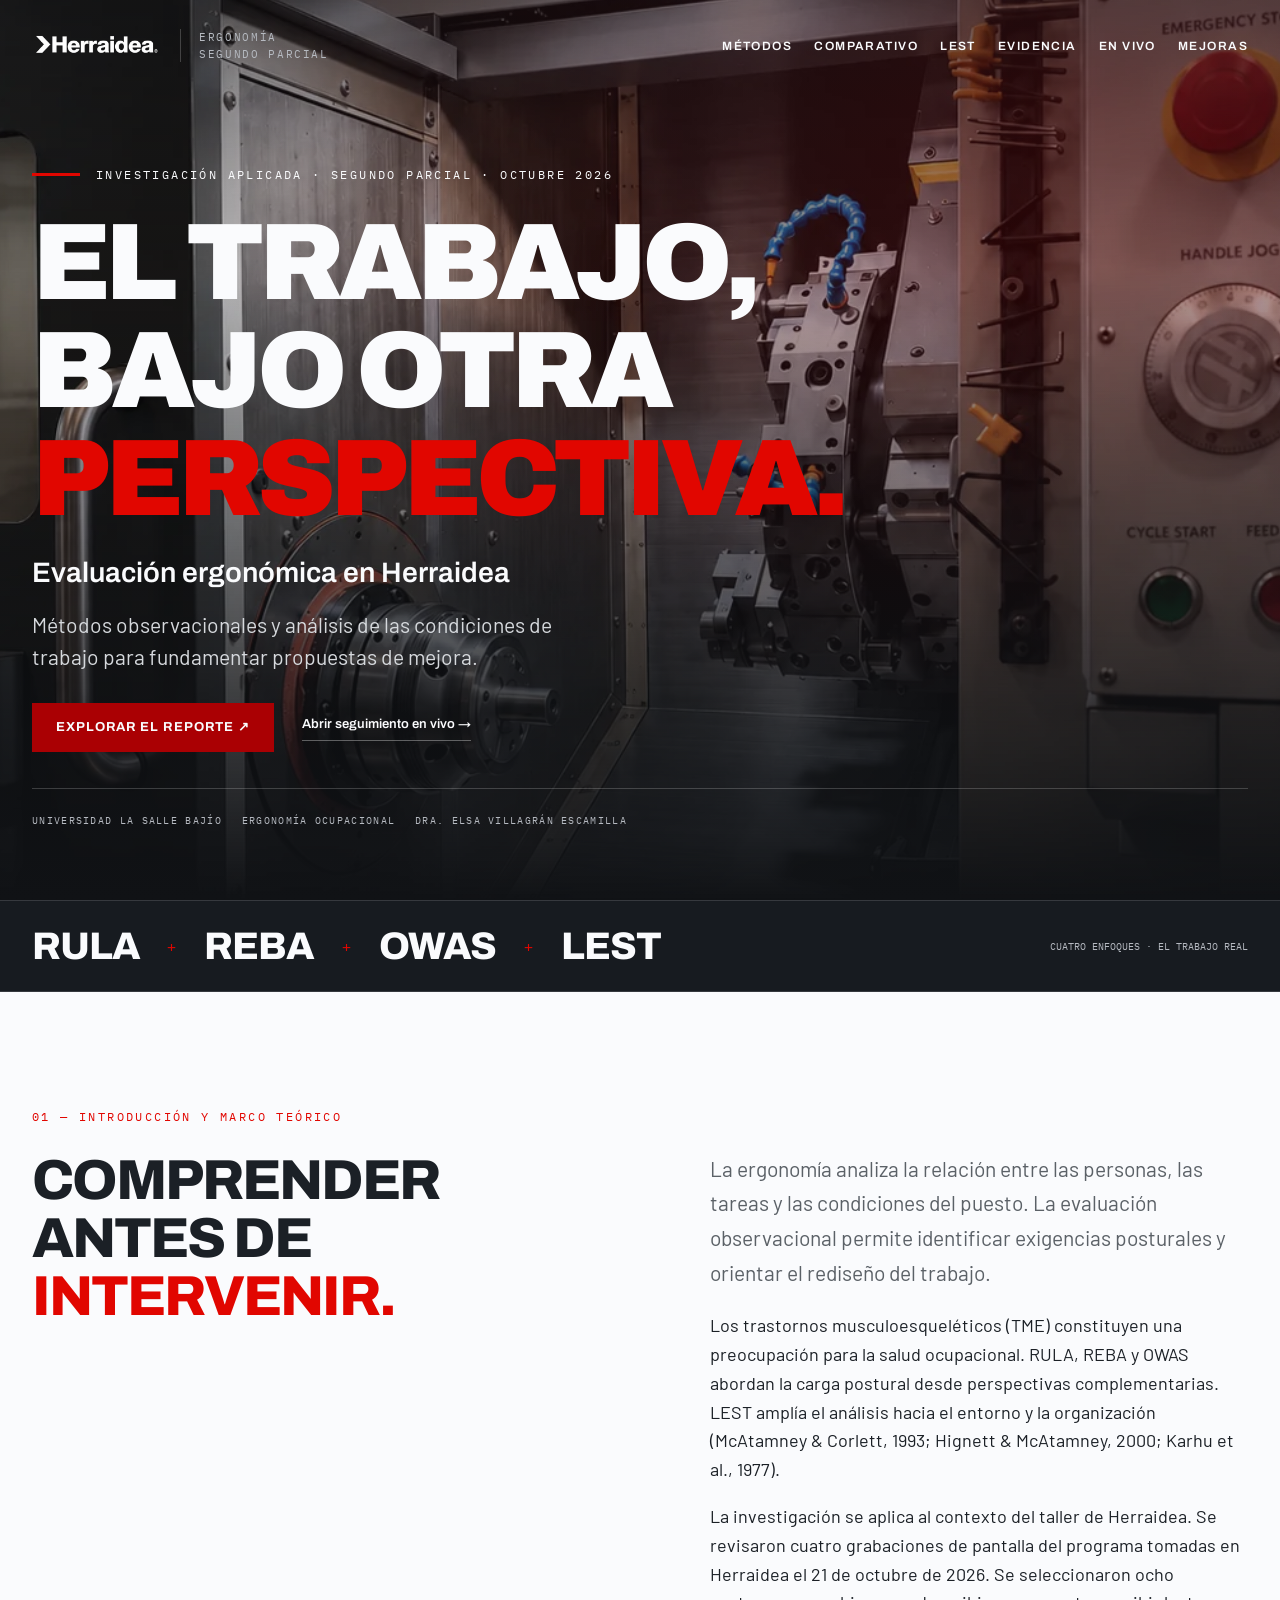
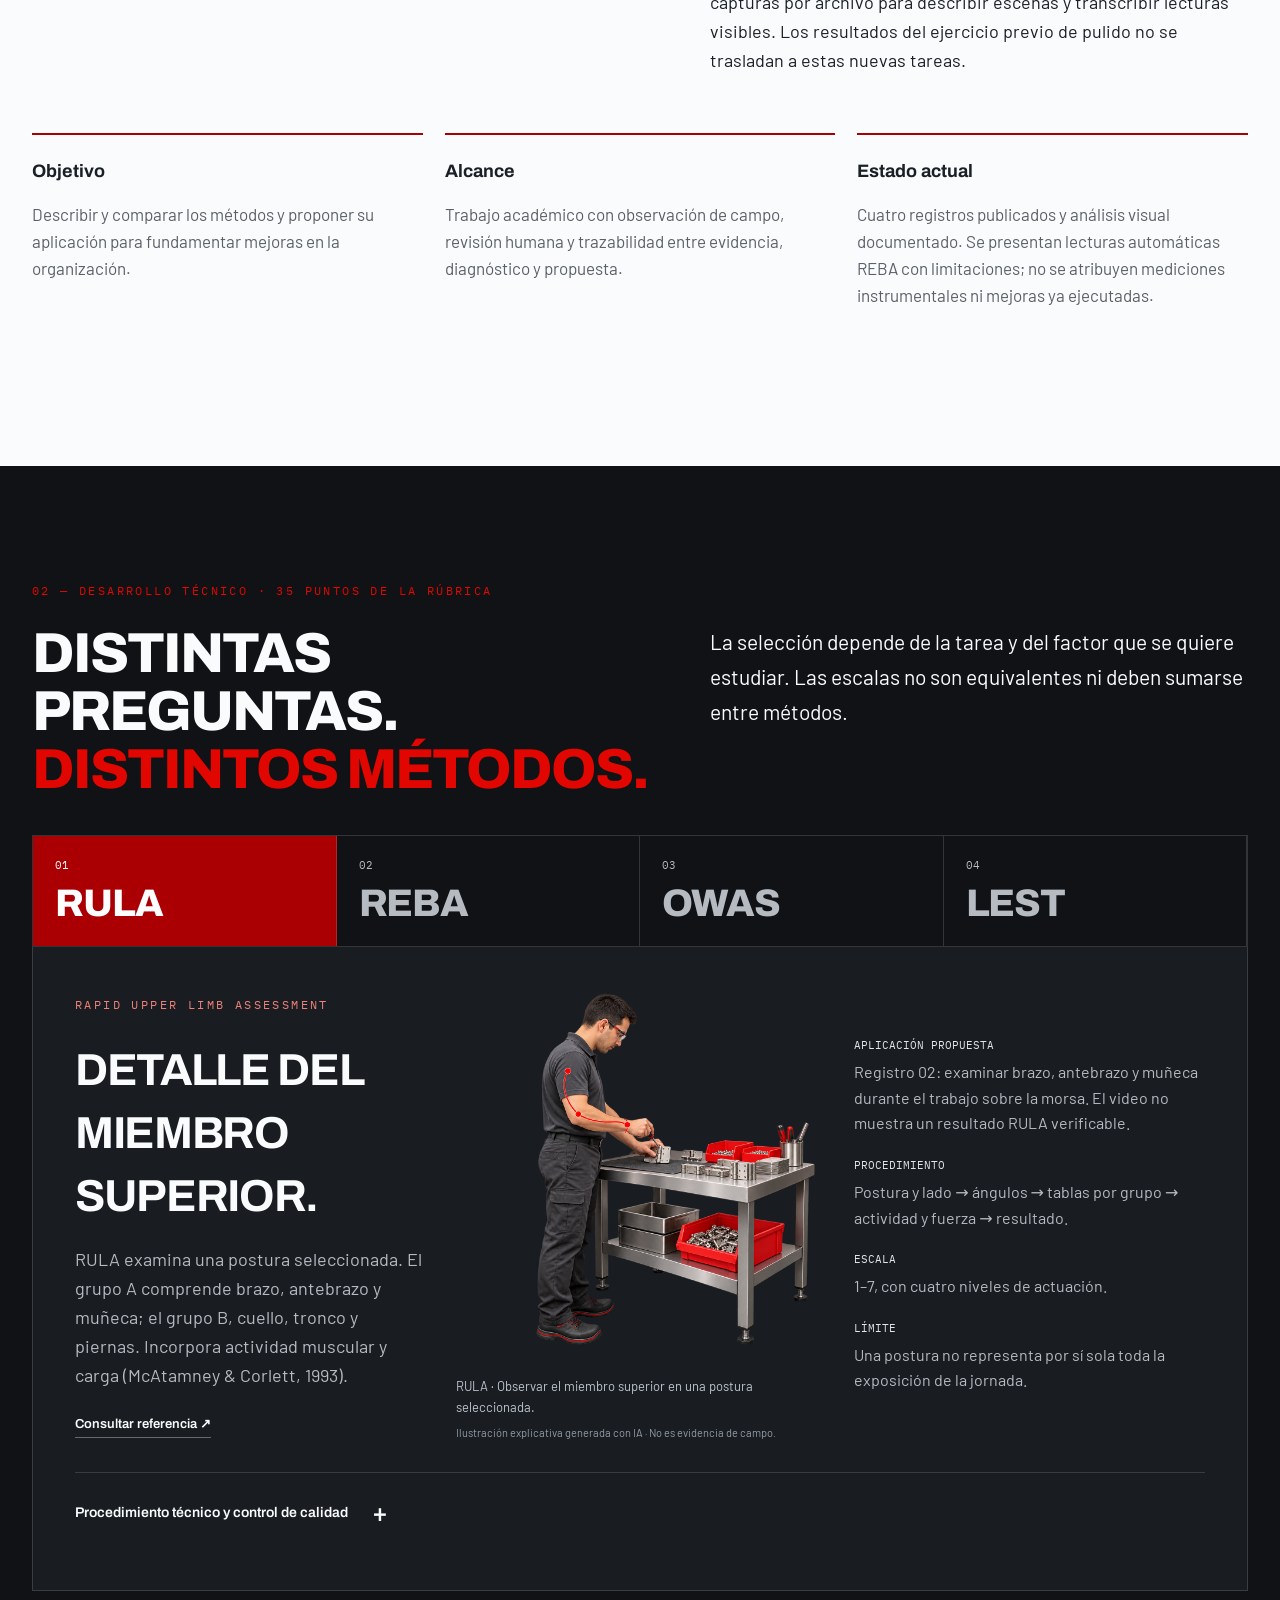
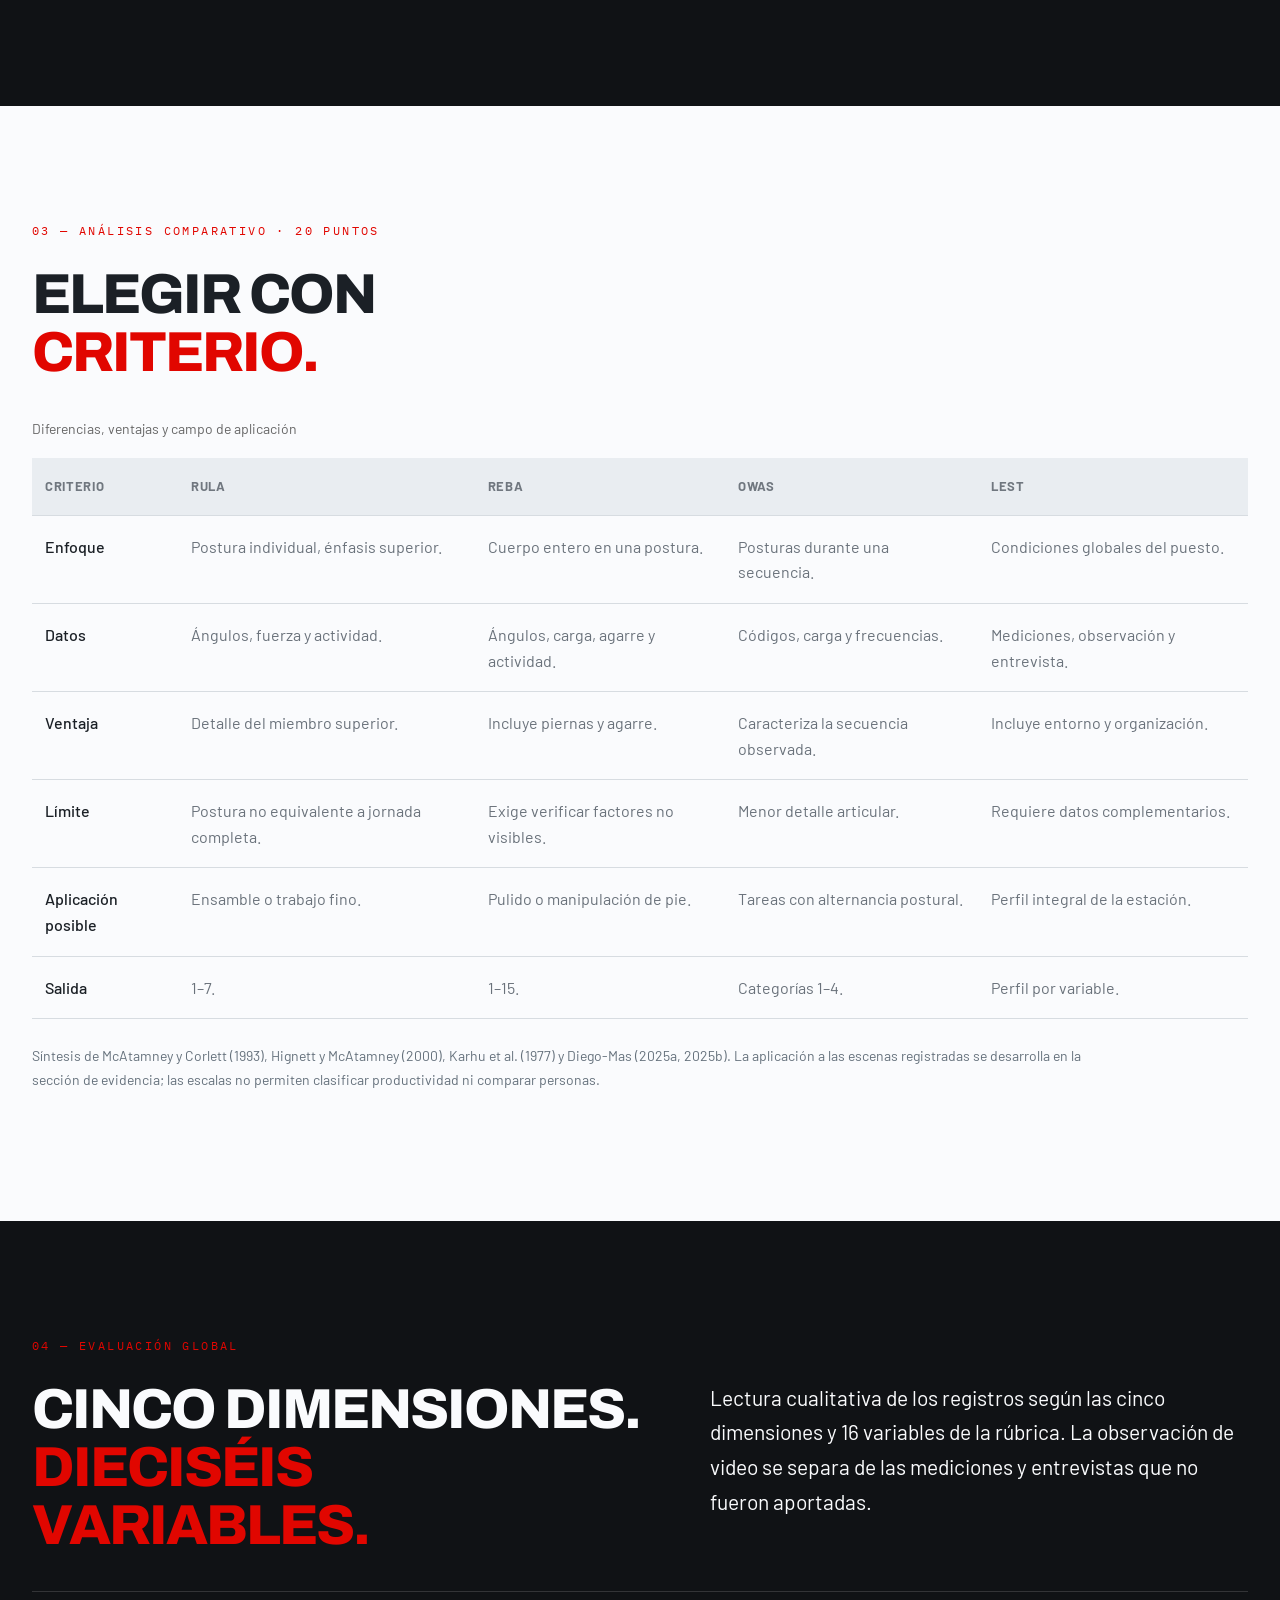
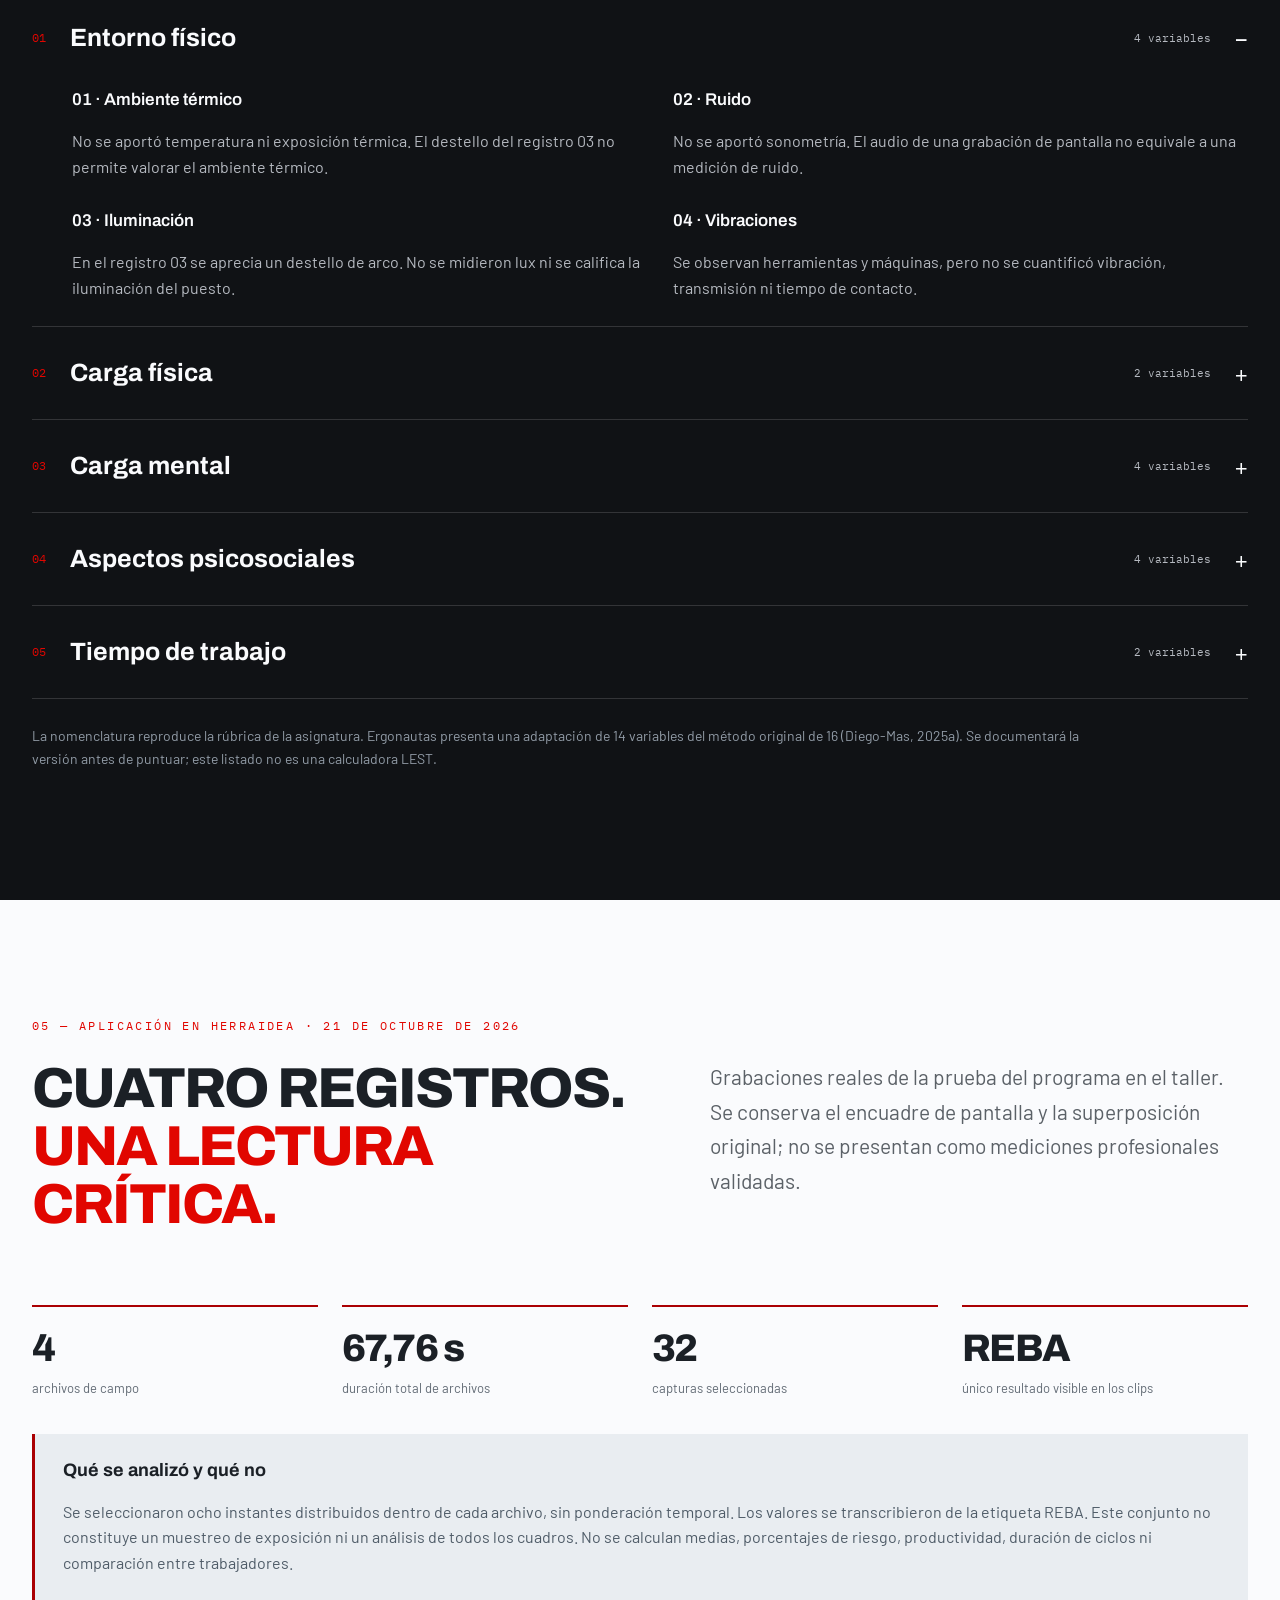
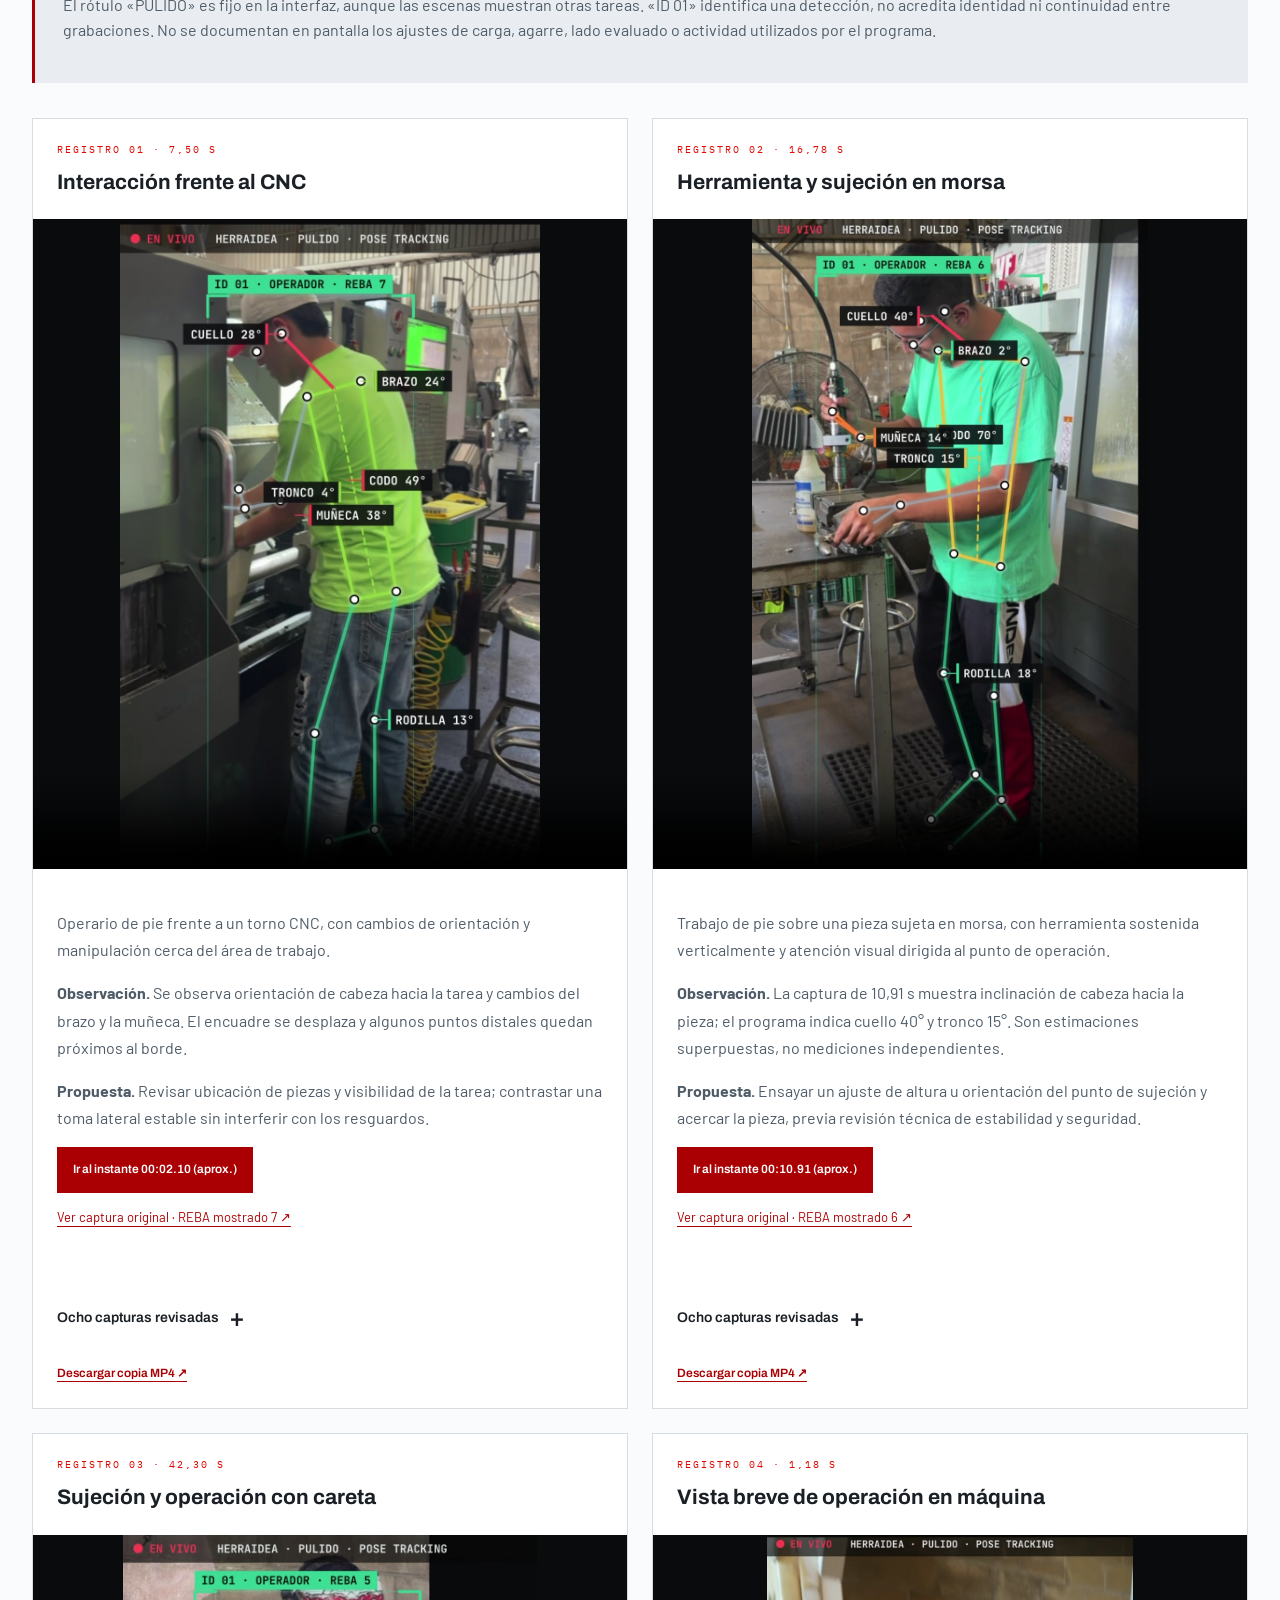
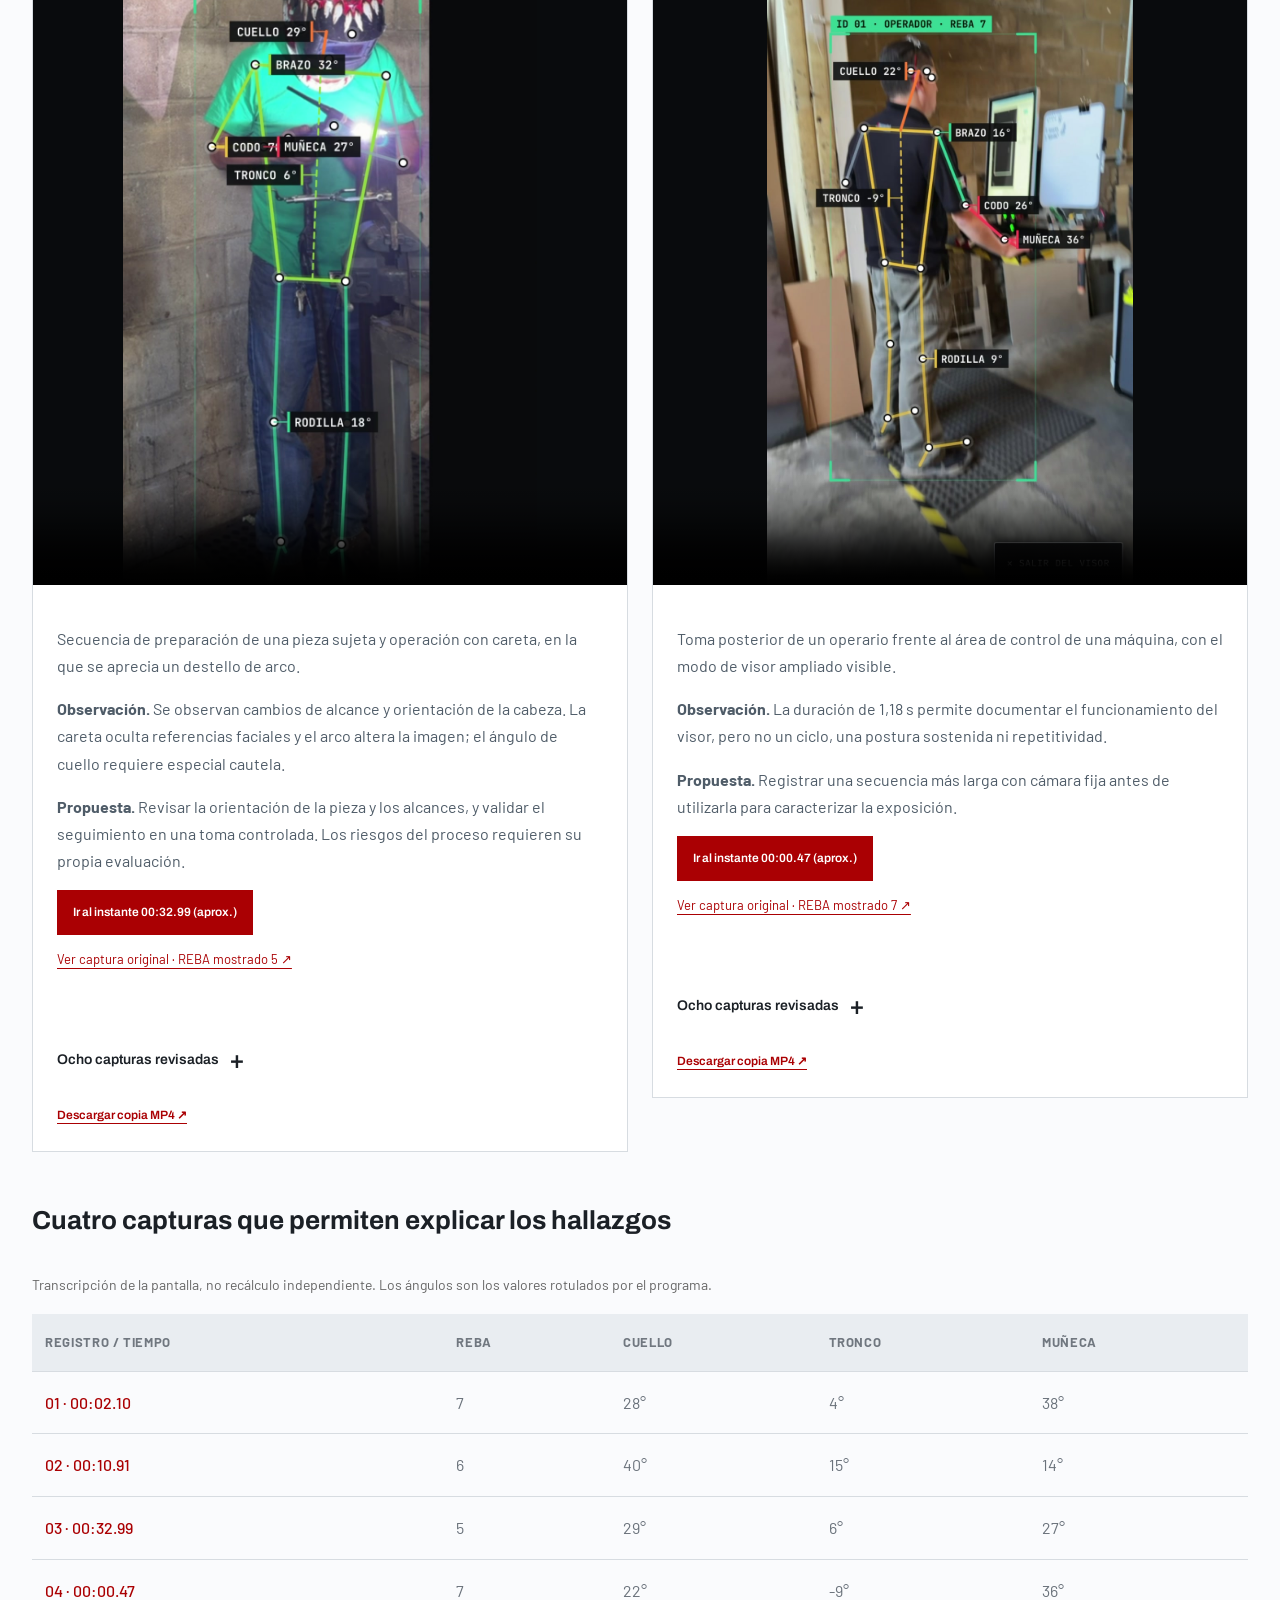
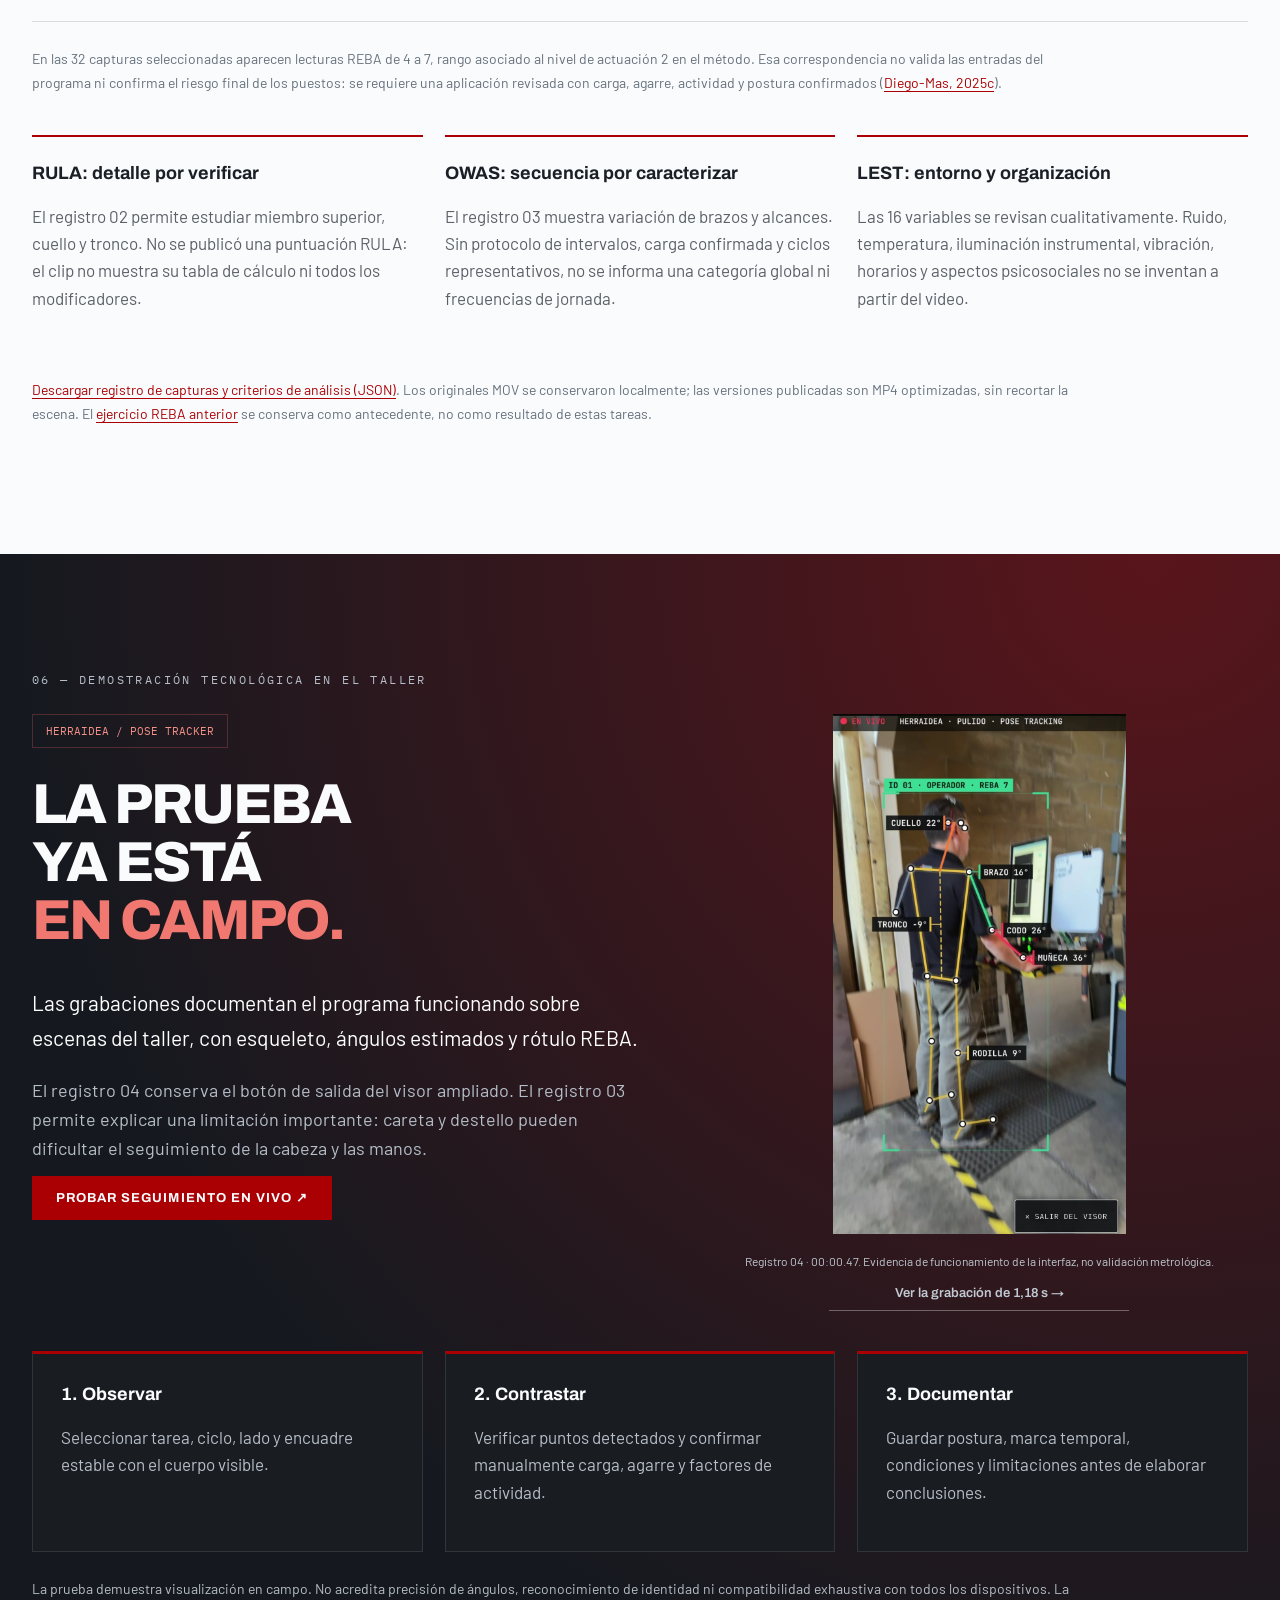
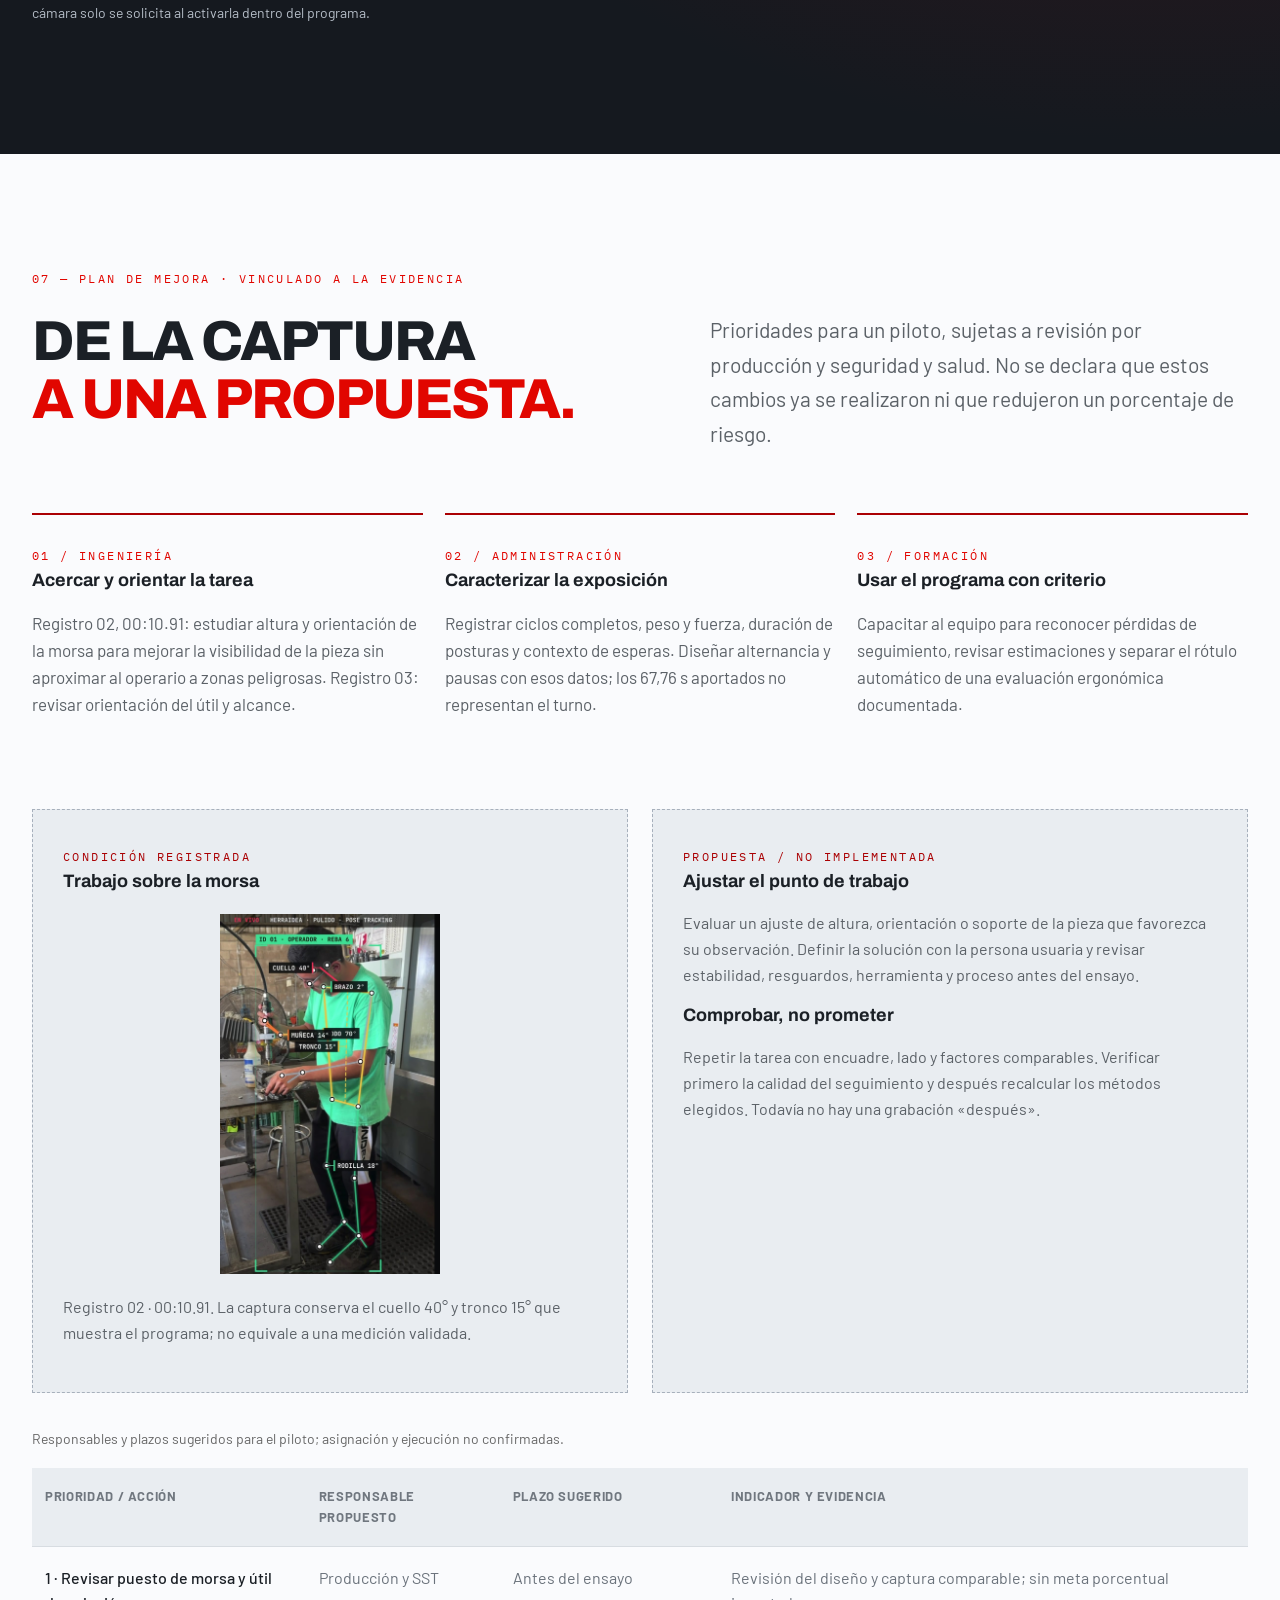
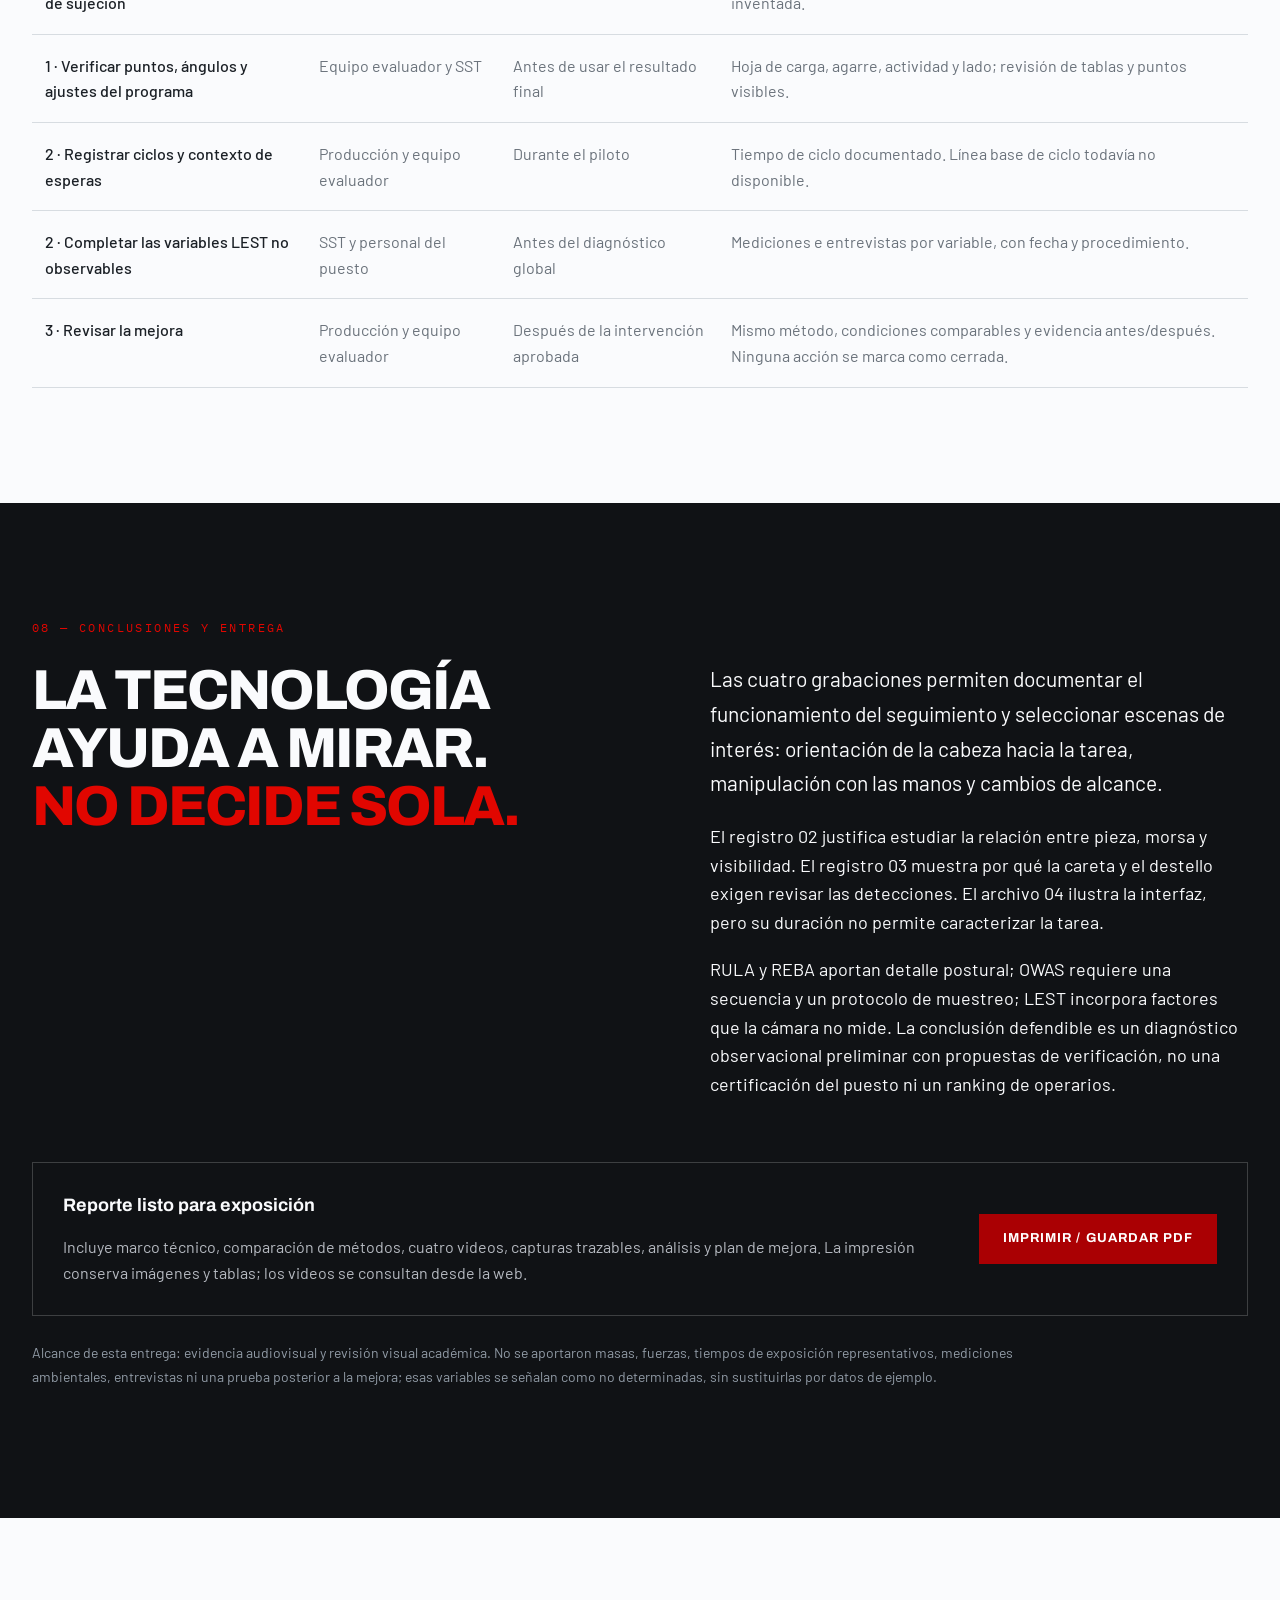
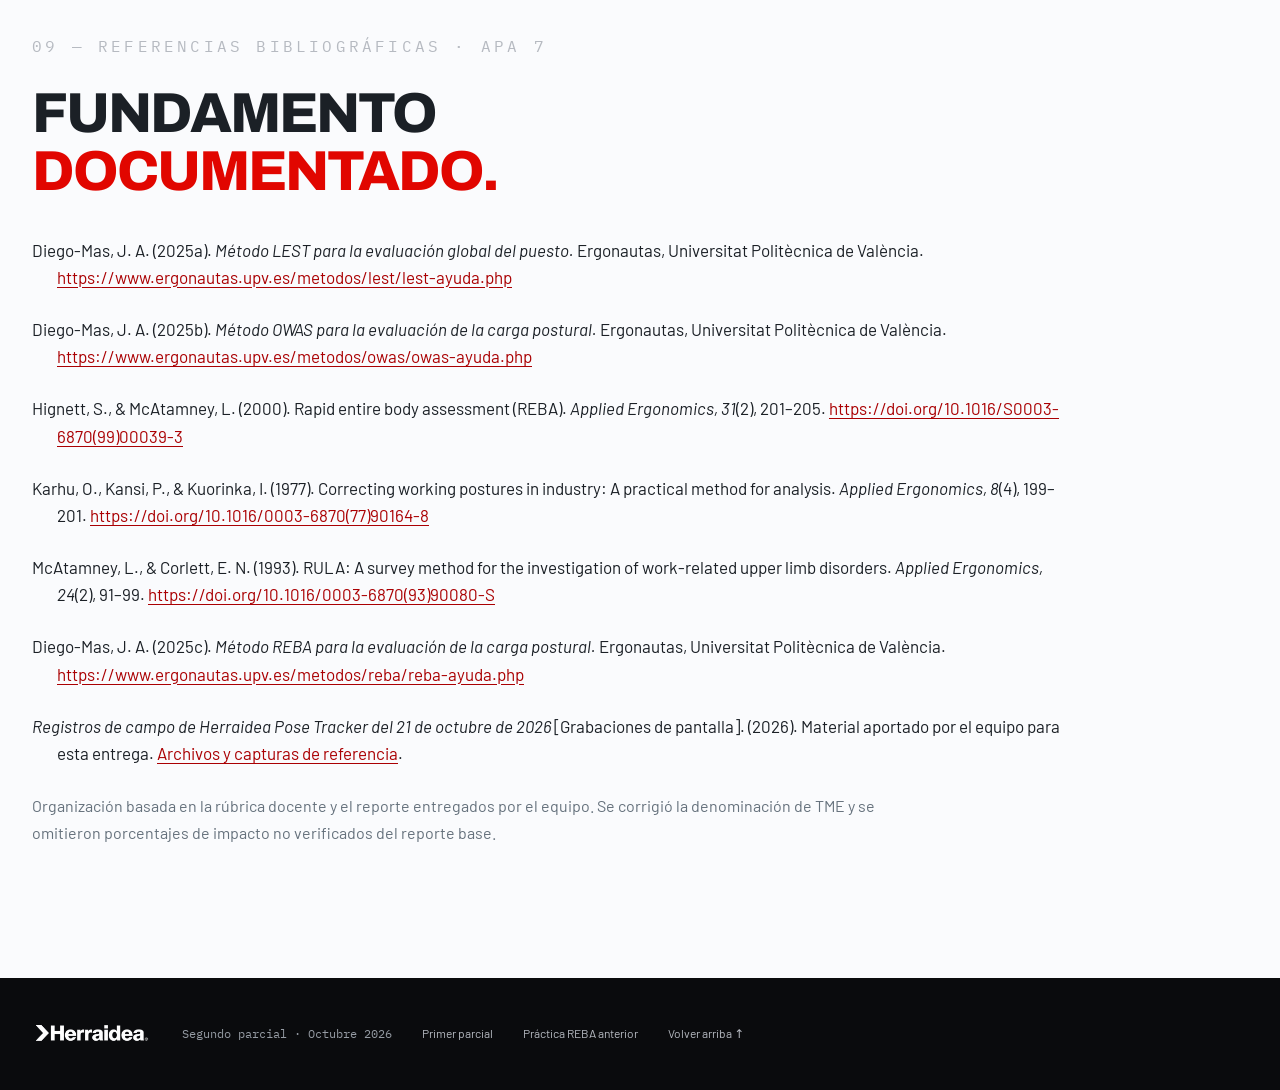
<file: index.html>
<!doctype html>
<html lang="es">
<head>
<meta charset="utf-8"><meta name="viewport" content="width=device-width, initial-scale=1">
<title>Investigación ergonómica · Herraidea · Segundo parcial</title>
<meta name="description" content="Investigación ergonómica aplicada a Herraidea. RULA, REBA, OWAS, LEST, evidencia de campo, seguimiento en vivo y plan de mejora.">
<meta name="theme-color" content="#101215"><meta property="og:type" content="website"><meta property="og:locale" content="es_MX"><meta property="og:title" content="Investigación ergonómica · Herraidea"><meta property="og:description" content="Segundo parcial · RULA, REBA, OWAS y LEST · Evidencia y mejora del trabajo."><meta property="og:url" content="https://ergonomia-herraidea.vercel.app/"><meta property="og:image" content="https://ergonomia-herraidea.vercel.app/assets/social-preview-v2.jpg"><meta name="twitter:card" content="summary_large_image">
<link rel="preconnect" href="https://fonts.googleapis.com"><link rel="preconnect" href="https://fonts.gstatic.com" crossorigin><link href="https://fonts.googleapis.com/css2?family=Archivo:wght@500;600;700;800;900&amp;family=Barlow:wght@400;500;600;700&amp;family=IBM+Plex+Mono:wght@400;500&amp;display=swap" rel="stylesheet"><link rel="stylesheet" href="segundo-parcial.css"><script src="segundo-parcial.js" defer></script>
</head>
<body>
<a class="skip" href="#introduccion">Saltar al contenido</a><div class="progress" aria-hidden="true"></div>
<header class="navigation"><a class="brand" href="#inicio"><img src="assets/logo-herraidea.png" alt="Herraidea"><span>ERGONOMÍA<br>SEGUNDO PARCIAL</span></a><nav aria-label="Secciones del reporte"><a href="#metodos">Métodos</a><a href="#comparativo">Comparativo</a><a href="#lest">LEST</a><a href="#evidencias">Evidencia</a><a href="#laboratorio">En vivo</a><a href="#mejoras">Mejoras</a></nav></header>
<main>
<section class="hero" id="inicio"><div class="hero-image" aria-hidden="true"></div><div class="container hero-content"><p class="eyebrow"><span></span>Investigación aplicada · Segundo parcial · Octubre 2026</p><h1>El trabajo,<br>bajo otra<br><em>perspectiva.</em></h1><p class="hero-title">Evaluación ergonómica en Herraidea</p><p class="hero-description">Métodos observacionales y análisis de las condiciones de trabajo para fundamentar propuestas de mejora.</p><div class="actions"><a class="button" href="#introduccion">Explorar el reporte ↗</a><a class="text-link" href="seguimiento/">Abrir seguimiento en vivo →</a></div><div class="hero-bottom"><span>Universidad La Salle Bajío</span><span>Ergonomía Ocupacional</span><span>Dra. Elsa Villagrán Escamilla</span></div></div></section>
<div class="method-strip"><b>RULA</b><i>+</i><b>REBA</b><i>+</i><b>OWAS</b><i>+</i><b>LEST</b><small>CUATRO ENFOQUES · EL TRABAJO REAL</small></div>
<section class="light" id="introduccion"><div class="container"><p class="eyebrow red reveal">01 — Introducción y marco teórico</p><div class="intro-grid"><h2 class="reveal">Comprender<br>antes de<br><em>intervenir.</em></h2><div class="reveal"><p class="lead">La ergonomía analiza la relación entre las personas, las tareas y las condiciones del puesto. La evaluación observacional permite identificar exigencias posturales y orientar el rediseño del trabajo.</p><p>Los trastornos musculoesqueléticos (TME) constituyen una preocupación para la salud ocupacional. RULA, REBA y OWAS abordan la carga postural desde perspectivas complementarias. LEST amplía el análisis hacia el entorno y la organización (McAtamney &amp; Corlett, 1993; Hignett &amp; McAtamney, 2000; Karhu et al., 1977).</p><p>La investigación se aplica al contexto del taller de Herraidea. Se revisaron cuatro grabaciones de pantalla del programa tomadas en Herraidea el 21 de octubre de 2026. Se seleccionaron ocho capturas por archivo para describir escenas y transcribir lecturas visibles. Los resultados del ejercicio previo de pulido no se trasladan a estas nuevas tareas.</p></div></div><div class="context-grid reveal"><article class="panel"><h3>Objetivo</h3><p>Describir y comparar los métodos y proponer su aplicación para fundamentar mejoras en la organización.</p></article><article class="panel"><h3>Alcance</h3><p>Trabajo académico con observación de campo, revisión humana y trazabilidad entre evidencia, diagnóstico y propuesta.</p></article><article class="panel"><h3>Estado actual</h3><p>Cuatro registros publicados y análisis visual documentado. Se presentan lecturas automáticas REBA con limitaciones; no se atribuyen mediciones instrumentales ni mejoras ya ejecutadas.</p></article></div></div></section>
<section id="metodos"><div class="container"><p class="eyebrow red reveal">02 — Desarrollo técnico · 35 puntos de la rúbrica</p><div class="intro-grid"><h2 class="reveal">Distintas preguntas.<br><em>Distintos métodos.</em></h2><p class="lead reveal">La selección depende de la tarea y del factor que se quiere estudiar. Las escalas no son equivalentes ni deben sumarse entre métodos.</p></div>
<div class="method-tabs" role="tablist" aria-label="Métodos de evaluación"><button role="tab" id="tab-rula" aria-selected="true" aria-controls="panel-rula">01 <strong>RULA</strong></button><button role="tab" id="tab-reba" aria-selected="false" aria-controls="panel-reba" tabindex="-1">02 <strong>REBA</strong></button><button role="tab" id="tab-owas" aria-selected="false" aria-controls="panel-owas" tabindex="-1">03 <strong>OWAS</strong></button><button role="tab" id="tab-lest" aria-selected="false" aria-controls="panel-lest" tabindex="-1">04 <strong>LEST</strong></button></div>
<article class="method-panel" role="tabpanel" id="panel-rula" aria-labelledby="tab-rula"><div><p class="eyebrow">Rapid Upper Limb Assessment</p><h3>Detalle del<br>miembro superior.</h3><p>RULA examina una postura seleccionada. El grupo A comprende brazo, antebrazo y muñeca; el grupo B, cuello, tronco y piernas. Incorpora actividad muscular y carga (McAtamney &amp; Corlett, 1993).</p><a class="text-link" href="#ref-rula">Consultar referencia ↗</a></div><figure class="concept-figure method-illustration"><img src="assets/explicaciones/rula-herraidea-v1.png" alt="Ilustración generada: operario ensamblando una bisagra, con referencias visuales de brazo, antebrazo y muñeca." width="1254" height="1254" loading="lazy" decoding="async"><figcaption>RULA · Observar el miembro superior en una postura seleccionada.<span>Ilustración explicativa generada con IA · No es evidencia de campo.</span></figcaption></figure><dl><dt>Aplicación propuesta</dt><dd>Registro 02: examinar brazo, antebrazo y muñeca durante el trabajo sobre la morsa. El video no muestra un resultado RULA verificable.</dd><dt>Procedimiento</dt><dd>Postura y lado → ángulos → tablas por grupo → actividad y fuerza → resultado.</dd><dt>Escala</dt><dd>1–7, con cuatro niveles de actuación.</dd><dt>Límite</dt><dd>Una postura no representa por sí sola toda la exposición de la jornada.</dd></dl><details class="method-protocol"><summary>Procedimiento técnico y control de calidad</summary><ol><li>Seleccionar la postura y el lado a estudiar; comprobar que los puntos relevantes sean visibles.</li><li>Puntuar grupo A (brazo, antebrazo y muñeca) y grupo B (cuello, tronco y piernas), con sus modificadores.</li><li>Aplicar actividad muscular y carga o fuerza; combinar las puntuaciones parciales hasta la puntuación final de 1 a 7.</li><li>Registrar el nivel de actuación y sus supuestos. Una etiqueta REBA en el video no permite reconstruir automáticamente el resultado RULA.</li></ol></details></article>
<article class="method-panel" role="tabpanel" id="panel-reba" aria-labelledby="tab-reba"><div><p class="eyebrow">Rapid Entire Body Assessment</p><h3>El cuerpo<br>como conjunto.</h3><p>REBA combina tronco, cuello y piernas —grupo A— con brazo, antebrazo y muñeca —grupo B—. Considera carga, agarre y actividad para la postura y el lado evaluados (Hignett &amp; McAtamney, 2000).</p><a class="text-link" href="#ref-reba">Consultar referencia ↗</a></div><figure class="concept-figure method-illustration"><img src="assets/explicaciones/reba-herraidea-v1.png" alt="Ilustración generada: operario de pie ante una pulidora verde, con referencias de los segmentos corporales." width="1254" height="1254" loading="lazy" decoding="async"><figcaption>REBA · Revisar el cuerpo entero y confirmar carga, agarre y actividad.<span>Ilustración explicativa generada con IA · No es evidencia de campo.</span></figcaption></figure><dl><dt>Aplicación propuesta</dt><dd>Registros 01–04: lecturas REBA visibles, transcritas por captura. Carga, agarre, lado y actividad no quedan documentados en estas grabaciones.</dd><dt>Procedimiento</dt><dd>Segmentos → tablas A y B → carga y agarre → tabla C → actividad.</dd><dt>Escala</dt><dd>1–15; niveles de actuación del 0 al 4.</dd><dt>Límite</dt><dd>La imagen no determina por sí sola fuerza, calidad del agarre ni tiempo de exposición.</dd></dl><details class="method-protocol"><summary>Procedimiento técnico y control de calidad</summary><ol><li>Puntuar tronco, cuello y piernas; combinar en tabla A y añadir el factor de carga o fuerza.</li><li>Puntuar brazo, antebrazo y muñeca; combinar en tabla B y añadir la calidad del agarre.</li><li>Cruzar las puntuaciones A y B en la tabla C y aplicar los factores de actividad observados.</li><li>Interpretar el resultado y documentar postura, lado y condiciones. En esta entrega se transcribe el rótulo, sin presentar un recálculo independiente de los segmentos.</li></ol></details></article>
<article class="method-panel method-panel-wide" role="tabpanel" id="panel-owas" aria-labelledby="tab-owas"><div><p class="eyebrow">Ovako Working Posture Analysing System</p><h3>La postura<br>durante el ciclo.</h3><p>OWAS codifica espalda, brazos, piernas y carga en observaciones a intervalos definidos. Examina la distribución de posturas durante la secuencia (Karhu et al., 1977).</p><a class="text-link" href="#ref-owas">Consultar referencia ↗</a></div><figure class="concept-figure method-illustration"><img src="assets/explicaciones/owas-herraidea-v1.png" alt="Ilustración generada: tres momentos de una secuencia de manipulación de piezas en el puesto de pulido." width="2172" height="724" loading="lazy" decoding="async"><figcaption>OWAS · Muestrear el ciclo; estas tres escenas no sustituyen las frecuencias observadas.<span>Ilustración explicativa generada con IA · No es evidencia de campo.</span></figcaption></figure><dl><dt>Aplicación propuesta</dt><dd>Registro 03: cambios posturales durante la preparación y operación. No se obtiene una categoría OWAS global sin un muestreo y carga confirmados.</dd><dt>Procedimiento</dt><dd>Muestreo → códigos → frecuencias → categorías críticas.</dd><dt>Clasificación</dt><dd>4 × 3 × 7 × 3 = 252 combinaciones de postura y carga. Cuatro categorías de acción.</dd><dt>Límite</dt><dd>Menor detalle de cuello y muñeca que los métodos angulares.</dd></dl><details class="method-protocol"><summary>Procedimiento técnico y control de calidad</summary><ol><li>Definir fases del trabajo e intervalos de observación; seleccionar un periodo representativo.</li><li>Codificar espalda, brazos, piernas y carga para cada observación.</li><li>Consultar la categoría de acción de cada código válido y revisar las posturas prioritarias.</li><li>Calcular frecuencias únicamente sobre un muestreo adecuado. Las ocho capturas ilustrativas por clip no equivalen a un estudio de exposición del turno.</li></ol></details></article>
<article class="method-panel method-panel-wide" role="tabpanel" id="panel-lest" aria-labelledby="tab-lest"><div><p class="eyebrow">Evaluación global del puesto</p><h3>Más allá<br>de la postura.</h3><p>LEST amplía la revisión hacia factores físicos, mentales, psicosociales y temporales. La organización de esta entrega sigue las cinco dimensiones y las 16 variables de la rúbrica.</p><a class="text-link" href="#lest">Explorar las variables ↓</a></div><figure class="concept-figure method-illustration"><img src="assets/explicaciones/lest-herraidea-v1.png" alt="Ilustración generada: estación industrial con operarios e iconos del entorno y el tiempo de trabajo." width="1510" height="1041" loading="lazy" decoding="async"><figcaption>LEST · El entorno, la carga y la organización también cuentan; los iconos no son mediciones.<span>Ilustración explicativa generada con IA · No es evidencia de campo.</span></figcaption></figure><dl><dt>Aplicación propuesta</dt><dd>Diagnóstico complementario del entorno y la organización del puesto.</dd><dt>Procedimiento</dt><dd>Observación, mediciones y entrevista → perfil por variable → prioridades.</dd><dt>Resultado</dt><dd>Valoración por factor, no una puntuación equivalente a REBA.</dd><dt>Límite</dt><dd>Requiere información no deducible de una grabación (Diego-Mas, 2025a).</dd></dl><details class="method-protocol"><summary>Procedimiento técnico y control de calidad</summary><ol><li>Organizar la revisión en las cinco dimensiones y las 16 variables exigidas por la rúbrica.</li><li>Distinguir información observable, medición instrumental y entrevista; registrar las fuentes.</li><li>Aplicar la versión del método elegida y sus criterios; no convertir iconos, colores ni ángulos del programa en puntuaciones ambientales.</li><li>Priorizar actuaciones con el perfil del puesto. Esta entrega conserva una lectura cualitativa y declara las variables no determinadas.</li></ol></details></article></div></section>
<section class="light" id="comparativo"><div class="container"><p class="eyebrow red reveal">03 — Análisis comparativo · 20 puntos</p><h2 class="reveal">Elegir con<br><em>criterio.</em></h2><div class="table-wrap reveal" tabindex="0" role="region" aria-label="Cuadro comparativo desplazable"><table><caption>Diferencias, ventajas y campo de aplicación</caption><thead><tr><th>Criterio</th><th>RULA</th><th>REBA</th><th>OWAS</th><th>LEST</th></tr></thead><tbody><tr><th scope="row">Enfoque</th><td>Postura individual, énfasis superior.</td><td>Cuerpo entero en una postura.</td><td>Posturas durante una secuencia.</td><td>Condiciones globales del puesto.</td></tr><tr><th scope="row">Datos</th><td>Ángulos, fuerza y actividad.</td><td>Ángulos, carga, agarre y actividad.</td><td>Códigos, carga y frecuencias.</td><td>Mediciones, observación y entrevista.</td></tr><tr><th scope="row">Ventaja</th><td>Detalle del miembro superior.</td><td>Incluye piernas y agarre.</td><td>Caracteriza la secuencia observada.</td><td>Incluye entorno y organización.</td></tr><tr><th scope="row">Límite</th><td>Postura no equivalente a jornada completa.</td><td>Exige verificar factores no visibles.</td><td>Menor detalle articular.</td><td>Requiere datos complementarios.</td></tr><tr><th scope="row">Aplicación posible</th><td>Ensamble o trabajo fino.</td><td>Pulido o manipulación de pie.</td><td>Tareas con alternancia postural.</td><td>Perfil integral de la estación.</td></tr><tr><th scope="row">Salida</th><td>1–7.</td><td>1–15.</td><td>Categorías 1–4.</td><td>Perfil por variable.</td></tr></tbody></table></div><p class="note">Síntesis de McAtamney y Corlett (1993), Hignett y McAtamney (2000), Karhu et al. (1977) y Diego-Mas (2025a, 2025b). La aplicación a las escenas registradas se desarrolla en la sección de evidencia; las escalas no permiten clasificar productividad ni comparar personas.</p></div></section>
<section id="lest"><div class="container"><p class="eyebrow red reveal">04 — Evaluación global</p><div class="intro-grid"><h2 class="reveal">Cinco dimensiones.<br><em>Dieciséis variables.</em></h2><p class="lead reveal">Lectura cualitativa de los registros según las cinco dimensiones y 16 variables de la rúbrica. La observación de video se separa de las mediciones y entrevistas que no fueron aportadas.</p></div><div class="lest-blocks">
<details open><summary><span>01</span><h3>Entorno físico</h3><small>4 variables</small></summary><div class="variable-grid"><article><b>01 · Ambiente térmico</b><p>No se aportó temperatura ni exposición térmica. El destello del registro 03 no permite valorar el ambiente térmico.</p></article><article><b>02 · Ruido</b><p>No se aportó sonometría. El audio de una grabación de pantalla no equivale a una medición de ruido.</p></article><article><b>03 · Iluminación</b><p>En el registro 03 se aprecia un destello de arco. No se midieron lux ni se califica la iluminación del puesto.</p></article><article><b>04 · Vibraciones</b><p>Se observan herramientas y máquinas, pero no se cuantificó vibración, transmisión ni tiempo de contacto.</p></article></div></details>
<details><summary><span>02</span><h3>Carga física</h3><small>2 variables</small></summary><div class="variable-grid"><article><b>05 · Carga estática</b><p>Los registros muestran trabajo de pie e inclinación de cabeza hacia la tarea. Ningún archivo permite confirmar una postura sostenida durante más de un minuto.</p></article><article><b>06 · Carga dinámica</b><p>Se aprecian manipulación y cambios de alcance. No se midieron masa de las piezas, fuerzas ni frecuencia representativa de la jornada.</p></article></div></details>
<details><summary><span>03</span><h3>Carga mental</h3><small>4 variables</small></summary><div class="variable-grid"><article><b>07 · Apremio de tiempo</b><p>El video no documenta metas, plazos ni ritmo impuesto; requiere entrevista y registro del proceso.</p></article><article><b>08 · Complejidad y rapidez</b><p>Se aprecia coordinación de manos y herramientas. No se asigna una carga mental a partir de la imagen.</p></article><article><b>09 · Atención</b><p>Las escenas requieren orientación visual hacia la pieza o la máquina. La intensidad y duración de atención no están cuantificadas.</p></article><article><b>10 · Minuciosidad</b><p>La manipulación de piezas y la sujeción orientan a estudiar precisión visual y manual; faltan dimensiones y tolerancias del producto.</p></article></div></details>
<details><summary><span>04</span><h3>Aspectos psicosociales</h3><small>4 variables</small></summary><div class="variable-grid"><article><b>11 · Iniciativa</b><p>No observable en estos clips; requiere entrevista sobre autonomía y resolución de incidencias.</p></article><article><b>12 · Estatus social</b><p>No observable; no se infiere reconocimiento, experiencia ni cualificación de la apariencia de las personas.</p></article><article><b>13 · Comunicaciones</b><p>No se documentan oportunidades o restricciones de comunicación a lo largo del turno.</p></article><article><b>14 · Cooperación</b><p>Los clips no permiten describir cooperación habitual ni apoyo entre puestos; requiere observación y entrevista.</p></article></div></details>
<details><summary><span>05</span><h3>Tiempo de trabajo</h3><small>2 variables</small></summary><div class="variable-grid"><article><b>15 · Horario de trabajo</b><p>Las horas de los nombres de archivo no describen jornada, turnos ni descansos.</p></article><article><b>16 · Organización del tiempo</b><p>No se registró un turno completo. La duración de cada archivo no se interpreta como tiempo de ciclo ni tiempo de pausa.</p></article></div></details></div><p class="note">La nomenclatura reproduce la rúbrica de la asignatura. Ergonautas presenta una adaptación de 14 variables del método original de 16 (Diego-Mas, 2025a). Se documentará la versión antes de puntuar; este listado no es una calculadora LEST.</p></div></section>
<section class="light" id="evidencias"><div class="container"><p class="eyebrow red reveal">05 — Aplicación en Herraidea · 21 de octubre de 2026</p><div class="intro-grid"><h2 class="reveal">Cuatro registros.<br><em>Una lectura crítica.</em></h2><p class="lead reveal">Grabaciones reales de la prueba del programa en el taller. Se conserva el encuadre de pantalla y la superposición original; no se presentan como mediciones profesionales validadas.</p></div><div class="field-stats"><div><strong>4</strong><span>archivos de campo</span></div><div><strong>67,76 s</strong><span>duración total de archivos</span></div><div><strong>32</strong><span>capturas seleccionadas</span></div><div><strong>REBA</strong><span>único resultado visible en los clips</span></div></div><aside class="scope-note"><h3>Qué se analizó y qué no</h3><p>Se seleccionaron ocho instantes distribuidos dentro de cada archivo, sin ponderación temporal. Los valores se transcribieron de la etiqueta REBA. Este conjunto no constituye un muestreo de exposición ni un análisis de todos los cuadros. No se calculan medias, porcentajes de riesgo, productividad, duración de ciclos ni comparación entre trabajadores.</p><p>El rótulo «PULIDO» es fijo en la interfaz, aunque las escenas muestran otras tareas. «ID 01» identifica una detección, no acredita identidad ni continuidad entre grabaciones. No se documentan en pantalla los ajustes de carga, agarre, lado evaluado o actividad utilizados por el programa.</p></aside><div class="evidence-grid field-videos"><article class="video-card field-card" id="caso-01"><header><span class="eyebrow red">REGISTRO 01 · 7,50 s</span><h3>Interacción frente al CNC</h3></header><video id="video-01" controls playsinline preload="none" poster="assets/videos-campo/registro-01-poster.jpg" aria-label="Registro 01: Interacción frente al CNC"><source src="assets/videos-campo/registro-01.mp4" type="video/mp4">El navegador no reproduce este video. <a href="assets/videos-campo/registro-01.mp4">Abrir MP4</a>.</video><img class="print-poster" src="assets/videos-campo/registro-01-poster.jpg" alt="Captura de referencia del video para la versión impresa" loading="lazy"><div class="video-meta"><p>Operario de pie frente a un torno CNC, con cambios de orientación y manipulación cerca del área de trabajo.</p><p><strong>Observación.</strong> Se observa orientación de cabeza hacia la tarea y cambios del brazo y la muñeca. El encuadre se desplaza y algunos puntos distales quedan próximos al borde.</p><p><strong>Propuesta.</strong> Revisar ubicación de piezas y visibilidad de la tarea; contrastar una toma lateral estable sin interferir con los resguardos.</p><button class="seek-button" type="button" data-video="video-01" data-time="2.1">Ir al instante 00:02.10 (aprox.)</button><a class="capture-link" href="assets/videos-campo/registro-01-poster.jpg" target="_blank" rel="noopener">Ver captura original · REBA mostrado 7 ↗</a><p class="video-state" aria-live="polite"></p><details class="sample-details"><summary>Ocho capturas revisadas</summary><div class="table-wrap"><table><caption>Tiempo desde el inicio del archivo · valor leído del rótulo</caption><thead><tr><th>Captura</th><th>REBA mostrado</th></tr></thead><tbody><tr><td>00:00.22</td><td>6</td></tr><tr><td>00:01.12</td><td>5</td></tr><tr><td>00:02.10</td><td>7</td></tr><tr><td>00:03.00</td><td>7</td></tr><tr><td>00:03.98</td><td>6</td></tr><tr><td>00:04.88</td><td>6</td></tr><tr><td>00:05.85</td><td>6</td></tr><tr><td>00:06.83</td><td>5</td></tr></tbody></table></div></details><a class="download-link" href="assets/videos-campo/registro-01.mp4" download>Descargar copia MP4 ↗</a></div></article>
<article class="video-card field-card" id="caso-02"><header><span class="eyebrow red">REGISTRO 02 · 16,78 s</span><h3>Herramienta y sujeción en morsa</h3></header><video id="video-02" controls playsinline preload="none" poster="assets/videos-campo/registro-02-poster.jpg" aria-label="Registro 02: Herramienta y sujeción en morsa"><source src="assets/videos-campo/registro-02.mp4" type="video/mp4">El navegador no reproduce este video. <a href="assets/videos-campo/registro-02.mp4">Abrir MP4</a>.</video><img class="print-poster" src="assets/videos-campo/registro-02-poster.jpg" alt="Captura de referencia del video para la versión impresa" loading="lazy"><div class="video-meta"><p>Trabajo de pie sobre una pieza sujeta en morsa, con herramienta sostenida verticalmente y atención visual dirigida al punto de operación.</p><p><strong>Observación.</strong> La captura de 10,91 s muestra inclinación de cabeza hacia la pieza; el programa indica cuello 40° y tronco 15°. Son estimaciones superpuestas, no mediciones independientes.</p><p><strong>Propuesta.</strong> Ensayar un ajuste de altura u orientación del punto de sujeción y acercar la pieza, previa revisión técnica de estabilidad y seguridad.</p><button class="seek-button" type="button" data-video="video-02" data-time="10.91">Ir al instante 00:10.91 (aprox.)</button><a class="capture-link" href="assets/videos-campo/registro-02-poster.jpg" target="_blank" rel="noopener">Ver captura original · REBA mostrado 6 ↗</a><p class="video-state" aria-live="polite"></p><details class="sample-details"><summary>Ocho capturas revisadas</summary><div class="table-wrap"><table><caption>Tiempo desde el inicio del archivo · valor leído del rótulo</caption><thead><tr><th>Captura</th><th>REBA mostrado</th></tr></thead><tbody><tr><td>00:00.50</td><td>5</td></tr><tr><td>00:02.52</td><td>4</td></tr><tr><td>00:04.70</td><td>6</td></tr><tr><td>00:06.71</td><td>6</td></tr><tr><td>00:08.89</td><td>6</td></tr><tr><td>00:10.91</td><td>6</td></tr><tr><td>00:13.09</td><td>6</td></tr><tr><td>00:15.27</td><td>6</td></tr></tbody></table></div></details><a class="download-link" href="assets/videos-campo/registro-02.mp4" download>Descargar copia MP4 ↗</a></div></article>
<article class="video-card field-card" id="caso-03"><header><span class="eyebrow red">REGISTRO 03 · 42,30 s</span><h3>Sujeción y operación con careta</h3></header><video id="video-03" controls playsinline preload="none" poster="assets/videos-campo/registro-03-poster.jpg" aria-label="Registro 03: Sujeción y operación con careta"><source src="assets/videos-campo/registro-03.mp4" type="video/mp4">El navegador no reproduce este video. <a href="assets/videos-campo/registro-03.mp4">Abrir MP4</a>.</video><img class="print-poster" src="assets/videos-campo/registro-03-poster.jpg" alt="Captura de referencia del video para la versión impresa" loading="lazy"><div class="video-meta"><p>Secuencia de preparación de una pieza sujeta y operación con careta, en la que se aprecia un destello de arco.</p><p><strong>Observación.</strong> Se observan cambios de alcance y orientación de la cabeza. La careta oculta referencias faciales y el arco altera la imagen; el ángulo de cuello requiere especial cautela.</p><p><strong>Propuesta.</strong> Revisar la orientación de la pieza y los alcances, y validar el seguimiento en una toma controlada. Los riesgos del proceso requieren su propia evaluación.</p><button class="seek-button" type="button" data-video="video-03" data-time="32.99">Ir al instante 00:32.99 (aprox.)</button><a class="capture-link" href="assets/videos-campo/registro-03-poster.jpg" target="_blank" rel="noopener">Ver captura original · REBA mostrado 5 ↗</a><p class="video-state" aria-live="polite"></p><details class="sample-details"><summary>Ocho capturas revisadas</summary><div class="table-wrap"><table><caption>Tiempo desde el inicio del archivo · valor leído del rótulo</caption><thead><tr><th>Captura</th><th>REBA mostrado</th></tr></thead><tbody><tr><td>00:01.27</td><td>5</td></tr><tr><td>00:06.34</td><td>6</td></tr><tr><td>00:11.84</td><td>5</td></tr><tr><td>00:16.92</td><td>7</td></tr><tr><td>00:22.42</td><td>5</td></tr><tr><td>00:27.49</td><td>5</td></tr><tr><td>00:32.99</td><td>5</td></tr><tr><td>00:38.49</td><td>5</td></tr></tbody></table></div></details><a class="download-link" href="assets/videos-campo/registro-03.mp4" download>Descargar copia MP4 ↗</a></div></article>
<article class="video-card field-card" id="caso-04"><header><span class="eyebrow red">REGISTRO 04 · 1,18 s</span><h3>Vista breve de operación en máquina</h3></header><video id="video-04" controls playsinline preload="none" poster="assets/videos-campo/registro-04-poster.jpg" aria-label="Registro 04: Vista breve de operación en máquina"><source src="assets/videos-campo/registro-04.mp4" type="video/mp4">El navegador no reproduce este video. <a href="assets/videos-campo/registro-04.mp4">Abrir MP4</a>.</video><img class="print-poster" src="assets/videos-campo/registro-04-poster.jpg" alt="Captura de referencia del video para la versión impresa" loading="lazy"><div class="video-meta"><p>Toma posterior de un operario frente al área de control de una máquina, con el modo de visor ampliado visible.</p><p><strong>Observación.</strong> La duración de 1,18 s permite documentar el funcionamiento del visor, pero no un ciclo, una postura sostenida ni repetitividad.</p><p><strong>Propuesta.</strong> Registrar una secuencia más larga con cámara fija antes de utilizarla para caracterizar la exposición.</p><button class="seek-button" type="button" data-video="video-04" data-time="0.47">Ir al instante 00:00.47 (aprox.)</button><a class="capture-link" href="assets/videos-campo/registro-04-poster.jpg" target="_blank" rel="noopener">Ver captura original · REBA mostrado 7 ↗</a><p class="video-state" aria-live="polite"></p><details class="sample-details"><summary>Ocho capturas revisadas</summary><div class="table-wrap"><table><caption>Tiempo desde el inicio del archivo · valor leído del rótulo</caption><thead><tr><th>Captura</th><th>REBA mostrado</th></tr></thead><tbody><tr><td>00:00.04</td><td>5</td></tr><tr><td>00:00.18</td><td>5</td></tr><tr><td>00:00.33</td><td>7</td></tr><tr><td>00:00.47</td><td>7</td></tr><tr><td>00:00.63</td><td>6</td></tr><tr><td>00:00.77</td><td>5</td></tr><tr><td>00:00.92</td><td>7</td></tr><tr><td>00:01.07</td><td>5</td></tr></tbody></table></div></details><a class="download-link" href="assets/videos-campo/registro-04.mp4" download>Descargar copia MP4 ↗</a></div></article></div><h3 class="results-title">Cuatro capturas que permiten explicar los hallazgos</h3><div class="table-wrap" tabindex="0" role="region" aria-label="Lecturas del programa por captura"><table><caption>Transcripción de la pantalla, no recálculo independiente. Los ángulos son los valores rotulados por el programa.</caption><thead><tr><th>Registro / tiempo</th><th>REBA</th><th>Cuello</th><th>Tronco</th><th>Muñeca</th></tr></thead><tbody><tr><th scope="row"><a href="#caso-01">01 · 00:02.10</a></th><td>7</td><td>28°</td><td>4°</td><td>38°</td></tr><tr><th scope="row"><a href="#caso-02">02 · 00:10.91</a></th><td>6</td><td>40°</td><td>15°</td><td>14°</td></tr><tr><th scope="row"><a href="#caso-03">03 · 00:32.99</a></th><td>5</td><td>29°</td><td>6°</td><td>27°</td></tr><tr><th scope="row"><a href="#caso-04">04 · 00:00.47</a></th><td>7</td><td>22°</td><td>-9°</td><td>36°</td></tr></tbody></table></div><p class="note">En las 32 capturas seleccionadas aparecen lecturas REBA de 4 a 7, rango asociado al nivel de actuación 2 en el método. Esa correspondencia no valida las entradas del programa ni confirma el riesgo final de los puestos: se requiere una aplicación revisada con carga, agarre, actividad y postura confirmados (<a href="#ref-reba-guia">Diego-Mas, 2025c</a>).</p><div class="context-grid"><article class="panel"><h3>RULA: detalle por verificar</h3><p>El registro 02 permite estudiar miembro superior, cuello y tronco. No se publicó una puntuación RULA: el clip no muestra su tabla de cálculo ni todos los modificadores.</p></article><article class="panel"><h3>OWAS: secuencia por caracterizar</h3><p>El registro 03 muestra variación de brazos y alcances. Sin protocolo de intervalos, carga confirmada y ciclos representativos, no se informa una categoría global ni frecuencias de jornada.</p></article><article class="panel"><h3>LEST: entorno y organización</h3><p>Las 16 variables se revisan cualitativamente. Ruido, temperatura, iluminación instrumental, vibración, horarios y aspectos psicosociales no se inventan a partir del video.</p></article></div><p class="note"><a href="assets/videos-campo/analisis-21-octubre.json" download>Descargar registro de capturas y criterios de análisis (JSON)</a>. Los originales MOV se conservaron localmente; las versiones publicadas son MP4 optimizadas, sin recortar la escena. El <a href="https://reba-herraidea.vercel.app/">ejercicio REBA anterior</a> se conserva como antecedente, no como resultado de estas tareas.</p></div></section>
<section class="lab" id="laboratorio"><div class="container"><p class="eyebrow reveal">06 — Demostración tecnológica en el taller</p><div class="intro-grid"><div class="reveal"><span class="badge">HERRAIDEA / POSE TRACKER</span><h2>La prueba<br>ya está<br><em>en campo.</em></h2><p class="lead">Las grabaciones documentan el programa funcionando sobre escenas del taller, con esqueleto, ángulos estimados y rótulo REBA.</p><p>El registro 04 conserva el botón de salida del visor ampliado. El registro 03 permite explicar una limitación importante: careta y destello pueden dificultar el seguimiento de la cabeza y las manos.</p><a class="button" href="seguimiento/">Probar seguimiento en vivo ↗</a></div><figure class="demo-evidence"><img src="assets/videos-campo/registro-04-poster.jpg" width="900" height="1598" loading="lazy" alt="Captura real del registro 04 con superposición postural y botón Salir del visor"><figcaption>Registro 04 · 00:00.47. Evidencia de funcionamiento de la interfaz, no validación metrológica.<a class="text-link" href="#caso-04">Ver la grabación de 1,18 s →</a></figcaption></figure></div><div class="context-grid"><article class="panel"><h3>1. Observar</h3><p>Seleccionar tarea, ciclo, lado y encuadre estable con el cuerpo visible.</p></article><article class="panel"><h3>2. Contrastar</h3><p>Verificar puntos detectados y confirmar manualmente carga, agarre y factores de actividad.</p></article><article class="panel"><h3>3. Documentar</h3><p>Guardar postura, marca temporal, condiciones y limitaciones antes de elaborar conclusiones.</p></article></div><p class="note">La prueba demuestra visualización en campo. No acredita precisión de ángulos, reconocimiento de identidad ni compatibilidad exhaustiva con todos los dispositivos. La cámara solo se solicita al activarla dentro del programa.</p></div></section>
<section class="light" id="mejoras"><div class="container"><p class="eyebrow red reveal">07 — Plan de mejora · Vinculado a la evidencia</p><div class="intro-grid"><h2 class="reveal">De la captura<br><em>a una propuesta.</em></h2><p class="lead reveal">Prioridades para un piloto, sujetas a revisión por producción y seguridad y salud. No se declara que estos cambios ya se realizaron ni que redujeron un porcentaje de riesgo.</p></div><div class="context-grid"><article class="panel"><span class="eyebrow red">01 / Ingeniería</span><h3>Acercar y orientar la tarea</h3><p>Registro 02, 00:10.91: estudiar altura y orientación de la morsa para mejorar la visibilidad de la pieza sin aproximar al operario a zonas peligrosas. Registro 03: revisar orientación del útil y alcance.</p></article><article class="panel"><span class="eyebrow red">02 / Administración</span><h3>Caracterizar la exposición</h3><p>Registrar ciclos completos, peso y fuerza, duración de posturas y contexto de esperas. Diseñar alternancia y pausas con esos datos; los 67,76 s aportados no representan el turno.</p></article><article class="panel"><span class="eyebrow red">03 / Formación</span><h3>Usar el programa con criterio</h3><p>Capacitar al equipo para reconocer pérdidas de seguimiento, revisar estimaciones y separar el rótulo automático de una evaluación ergonómica documentada.</p></article></div><div class="before-after"><article><span class="eyebrow">CONDICIÓN REGISTRADA</span><h3>Trabajo sobre la morsa</h3><img src="assets/videos-campo/registro-02-poster.jpg" width="900" height="1478" loading="lazy" alt="Captura real del trabajo sobre morsa con cuello 40 grados rotulado por el programa"><p>Registro 02 · 00:10.91. La captura conserva el cuello 40° y tronco 15° que muestra el programa; no equivale a una medición validada.</p></article><article><span class="eyebrow">PROPUESTA / NO IMPLEMENTADA</span><h3>Ajustar el punto de trabajo</h3><p>Evaluar un ajuste de altura, orientación o soporte de la pieza que favorezca su observación. Definir la solución con la persona usuaria y revisar estabilidad, resguardos, herramienta y proceso antes del ensayo.</p><h3>Comprobar, no prometer</h3><p>Repetir la tarea con encuadre, lado y factores comparables. Verificar primero la calidad del seguimiento y después recalcular los métodos elegidos. Todavía no hay una grabación «después».</p></article></div><div class="table-wrap" tabindex="0" role="region" aria-label="Acciones propuestas e indicadores"><table><caption>Responsables y plazos sugeridos para el piloto; asignación y ejecución no confirmadas.</caption><thead><tr><th>Prioridad / acción</th><th>Responsable propuesto</th><th>Plazo sugerido</th><th>Indicador y evidencia</th></tr></thead><tbody><tr><th scope="row">1 · Revisar puesto de morsa y útil de sujeción</th><td>Producción y SST</td><td>Antes del ensayo</td><td>Revisión del diseño y captura comparable; sin meta porcentual inventada.</td></tr><tr><th scope="row">1 · Verificar puntos, ángulos y ajustes del programa</th><td>Equipo evaluador y SST</td><td>Antes de usar el resultado final</td><td>Hoja de carga, agarre, actividad y lado; revisión de tablas y puntos visibles.</td></tr><tr><th scope="row">2 · Registrar ciclos y contexto de esperas</th><td>Producción y equipo evaluador</td><td>Durante el piloto</td><td>Tiempo de ciclo documentado. Línea base de ciclo todavía no disponible.</td></tr><tr><th scope="row">2 · Completar las variables LEST no observables</th><td>SST y personal del puesto</td><td>Antes del diagnóstico global</td><td>Mediciones e entrevistas por variable, con fecha y procedimiento.</td></tr><tr><th scope="row">3 · Revisar la mejora</th><td>Producción y equipo evaluador</td><td>Después de la intervención aprobada</td><td>Mismo método, condiciones comparables y evidencia antes/después. Ninguna acción se marca como cerrada.</td></tr></tbody></table></div></div></section>
<section id="cierre"><div class="container"><p class="eyebrow red reveal">08 — Conclusiones y entrega</p><div class="intro-grid"><h2 class="reveal">La tecnología<br>ayuda a mirar.<br><em>No decide sola.</em></h2><div class="reveal"><p class="lead">Las cuatro grabaciones permiten documentar el funcionamiento del seguimiento y seleccionar escenas de interés: orientación de la cabeza hacia la tarea, manipulación con las manos y cambios de alcance.</p><p>El registro 02 justifica estudiar la relación entre pieza, morsa y visibilidad. El registro 03 muestra por qué la careta y el destello exigen revisar las detecciones. El archivo 04 ilustra la interfaz, pero su duración no permite caracterizar la tarea.</p><p>RULA y REBA aportan detalle postural; OWAS requiere una secuencia y un protocolo de muestreo; LEST incorpora factores que la cámara no mide. La conclusión defendible es un diagnóstico observacional preliminar con propuestas de verificación, no una certificación del puesto ni un ranking de operarios.</p></div></div><div class="delivery"><div><h3>Reporte listo para exposición</h3><p>Incluye marco técnico, comparación de métodos, cuatro videos, capturas trazables, análisis y plan de mejora. La impresión conserva imágenes y tablas; los videos se consultan desde la web.</p></div><button class="button" type="button" id="print-report">Imprimir / guardar PDF</button></div><p class="note">Alcance de esta entrega: evidencia audiovisual y revisión visual académica. No se aportaron masas, fuerzas, tiempos de exposición representativos, mediciones ambientales, entrevistas ni una prueba posterior a la mejora; esas variables se señalan como no determinadas, sin sustituirlas por datos de ejemplo.</p></div></section>
<section class="light references" id="referencias"><div class="container"><p class="eyebrow red">09 — Referencias bibliográficas · APA 7</p><h2>Fundamento<br><em>documentado.</em></h2><ol><li>Diego-Mas, J. A. (2025a). <cite>Método LEST para la evaluación global del puesto.</cite> Ergonautas, Universitat Politècnica de València. <a href="https://www.ergonautas.upv.es/metodos/lest/lest-ayuda.php">https://www.ergonautas.upv.es/metodos/lest/lest-ayuda.php</a></li><li>Diego-Mas, J. A. (2025b). <cite>Método OWAS para la evaluación de la carga postural.</cite> Ergonautas, Universitat Politècnica de València. <a href="https://www.ergonautas.upv.es/metodos/owas/owas-ayuda.php">https://www.ergonautas.upv.es/metodos/owas/owas-ayuda.php</a></li><li id="ref-reba">Hignett, S., &amp; McAtamney, L. (2000). Rapid entire body assessment (REBA). <cite>Applied Ergonomics, 31</cite>(2), 201–205. <a href="https://doi.org/10.1016/S0003-6870(99)00039-3">https://doi.org/10.1016/S0003-6870(99)00039-3</a></li><li id="ref-owas">Karhu, O., Kansi, P., &amp; Kuorinka, I. (1977). Correcting working postures in industry: A practical method for analysis. <cite>Applied Ergonomics, 8</cite>(4), 199–201. <a href="https://doi.org/10.1016/0003-6870(77)90164-8">https://doi.org/10.1016/0003-6870(77)90164-8</a></li><li id="ref-rula">McAtamney, L., &amp; Corlett, E. N. (1993). RULA: A survey method for the investigation of work-related upper limb disorders. <cite>Applied Ergonomics, 24</cite>(2), 91–99. <a href="https://doi.org/10.1016/0003-6870(93)90080-S">https://doi.org/10.1016/0003-6870(93)90080-S</a></li><li id="ref-reba-guia">Diego-Mas, J. A. (2025c). <cite>Método REBA para la evaluación de la carga postural.</cite> Ergonautas, Universitat Politècnica de València. <a href="https://www.ergonautas.upv.es/metodos/reba/reba-ayuda.php">https://www.ergonautas.upv.es/metodos/reba/reba-ayuda.php</a></li><li><cite>Registros de campo de Herraidea Pose Tracker del 21 de octubre de 2026</cite> [Grabaciones de pantalla]. (2026). Material aportado por el equipo para esta entrega. <a href="#evidencias">Archivos y capturas de referencia</a>.</li></ol><p class="note">Organización basada en la rúbrica docente y el reporte entregados por el equipo. Se corrigió la denominación de TME y se omitieron porcentajes de impacto no verificados del reporte base.</p></div></section>
</main><footer><div class="container"><img src="assets/logo-herraidea.png" alt="Herraidea"><span>Segundo parcial · Octubre 2026</span><a href="primer-parcial.html">Primer parcial</a><a href="https://reba-herraidea.vercel.app/">Práctica REBA anterior</a><a href="#inicio">Volver arriba ↑</a></div></footer>
</body></html>
</file>
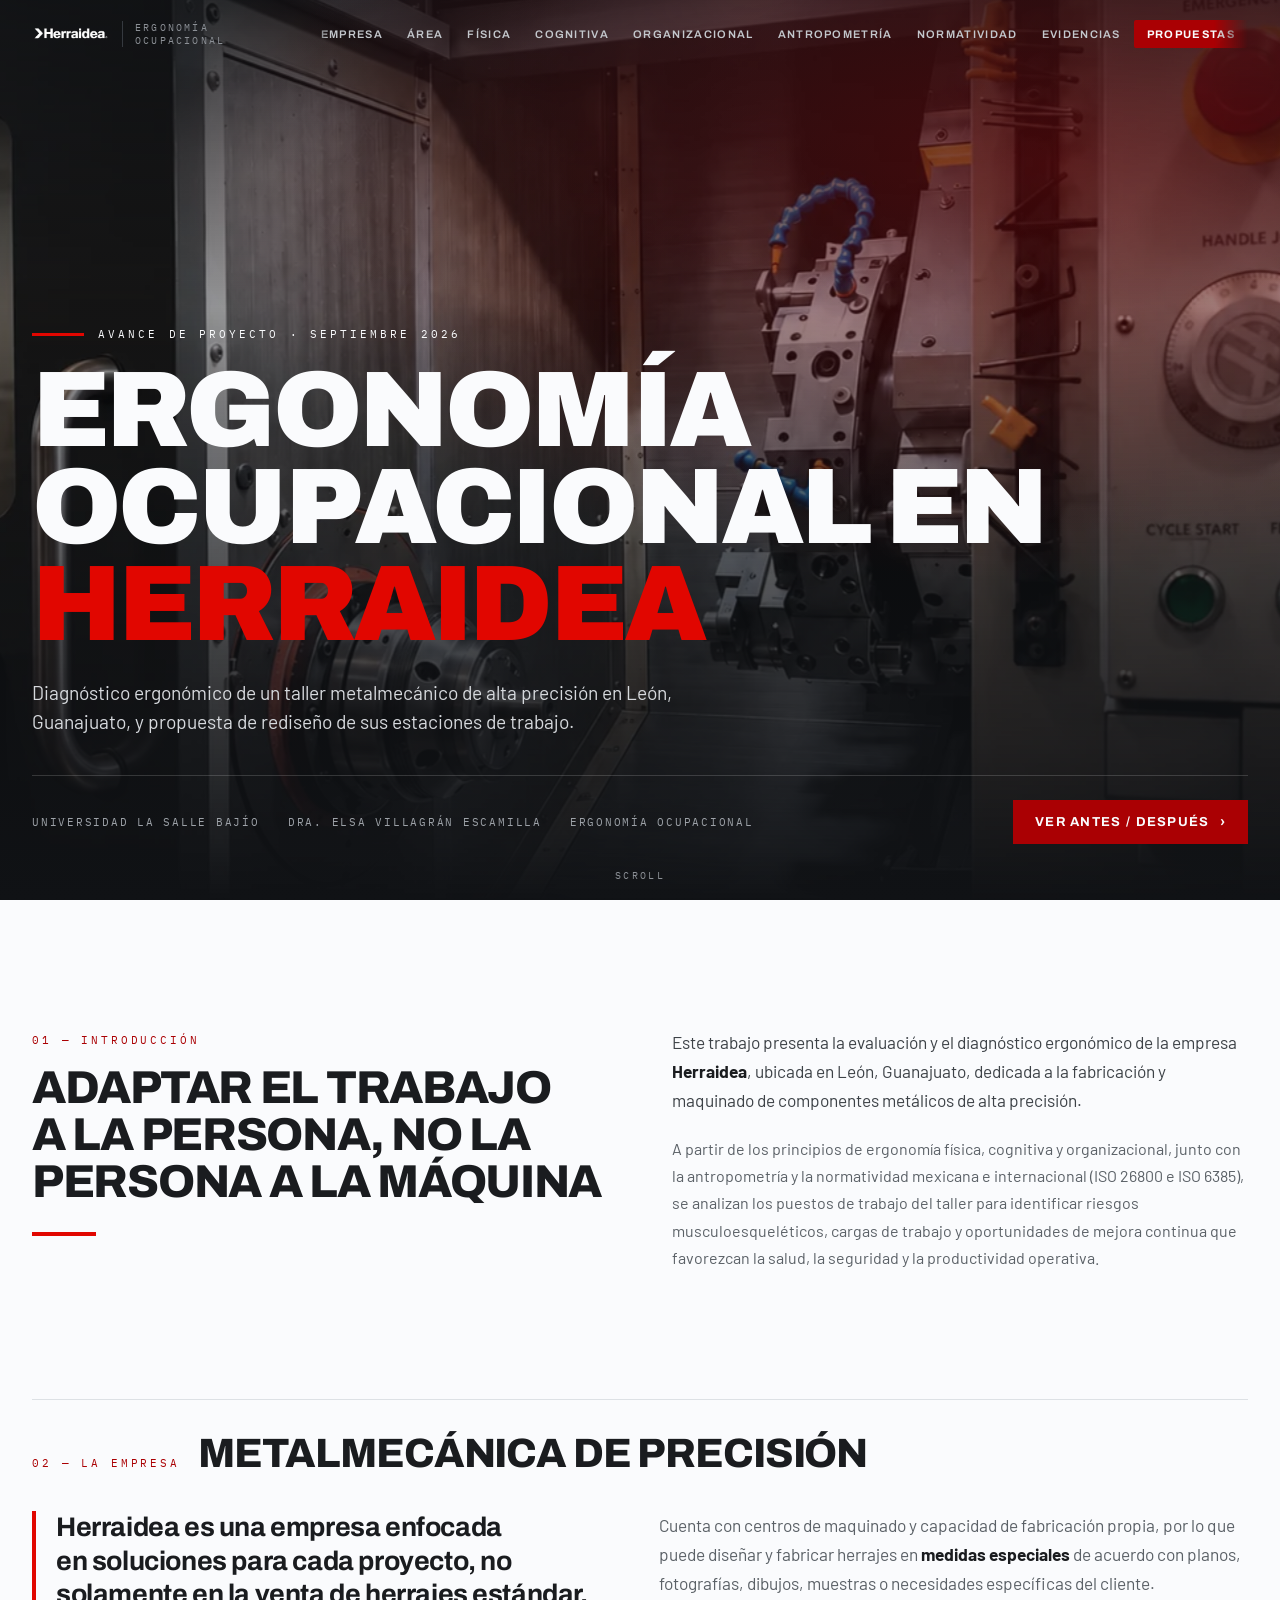
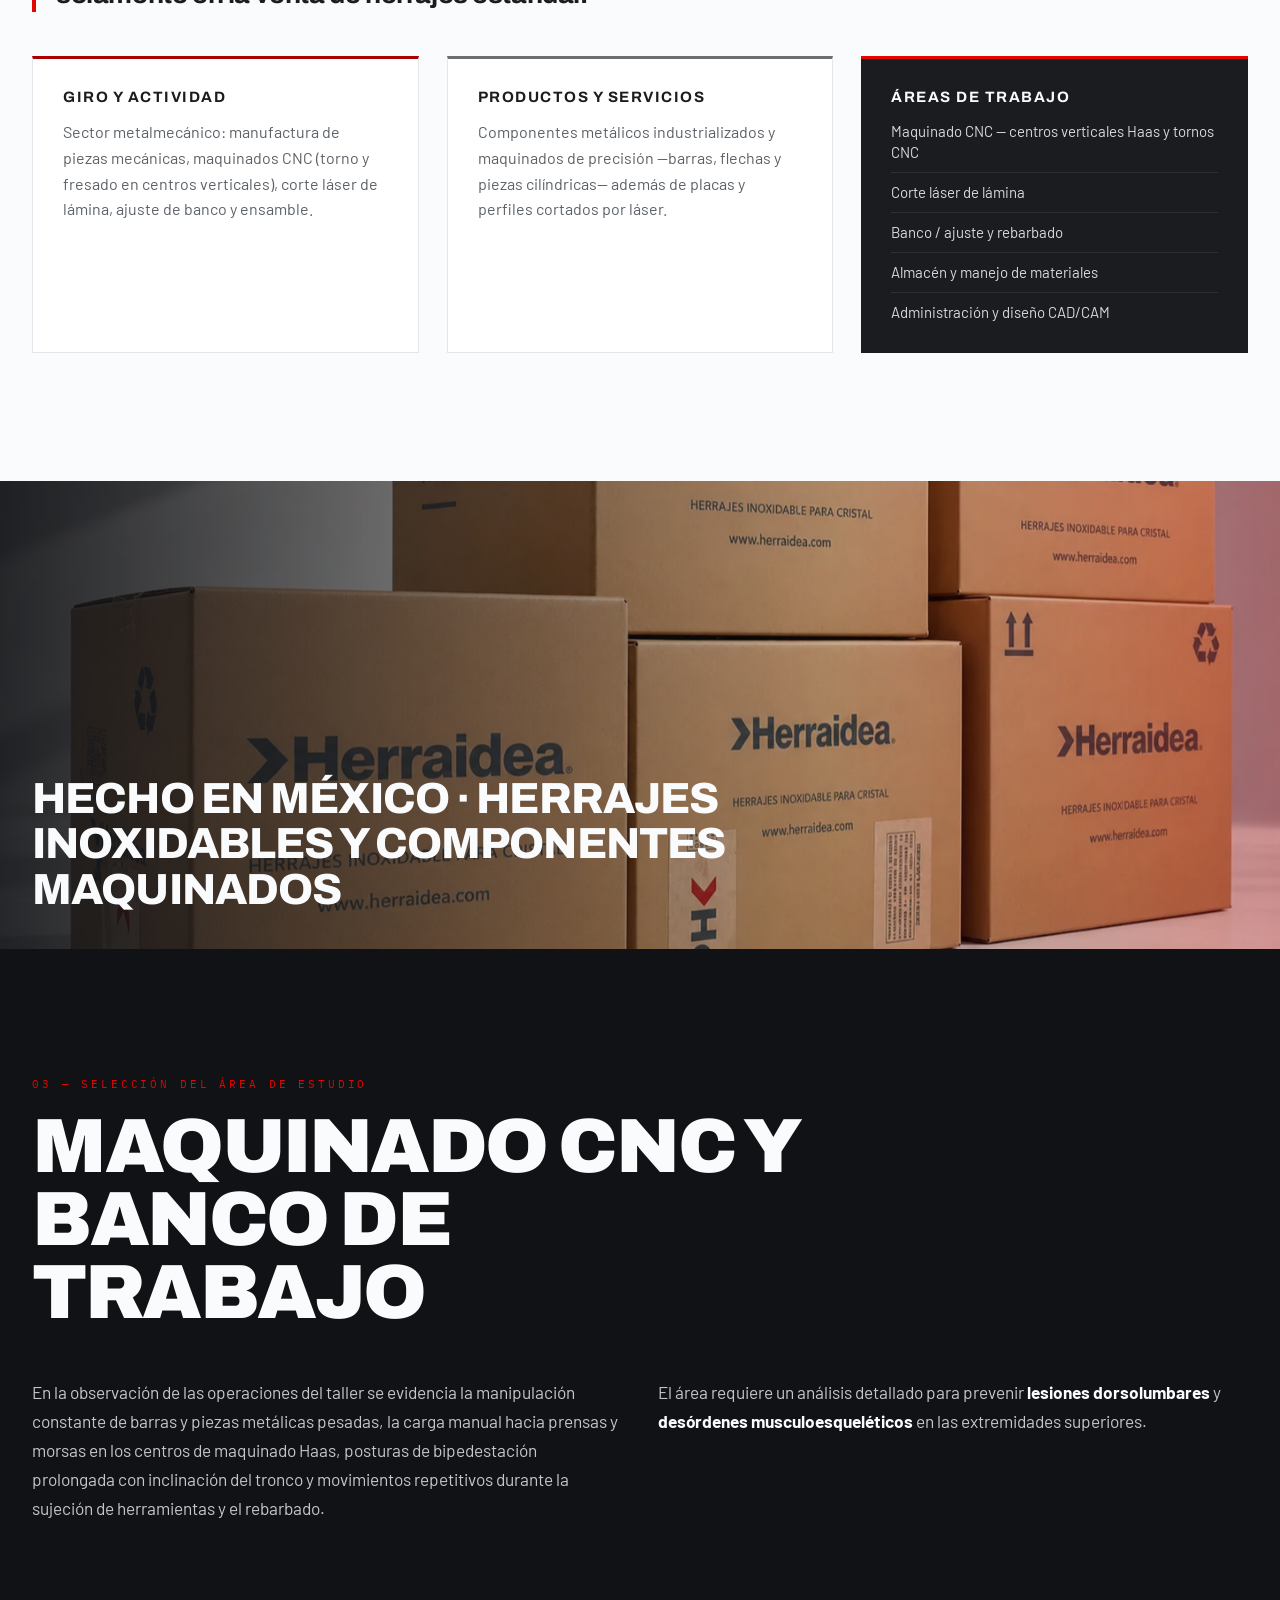
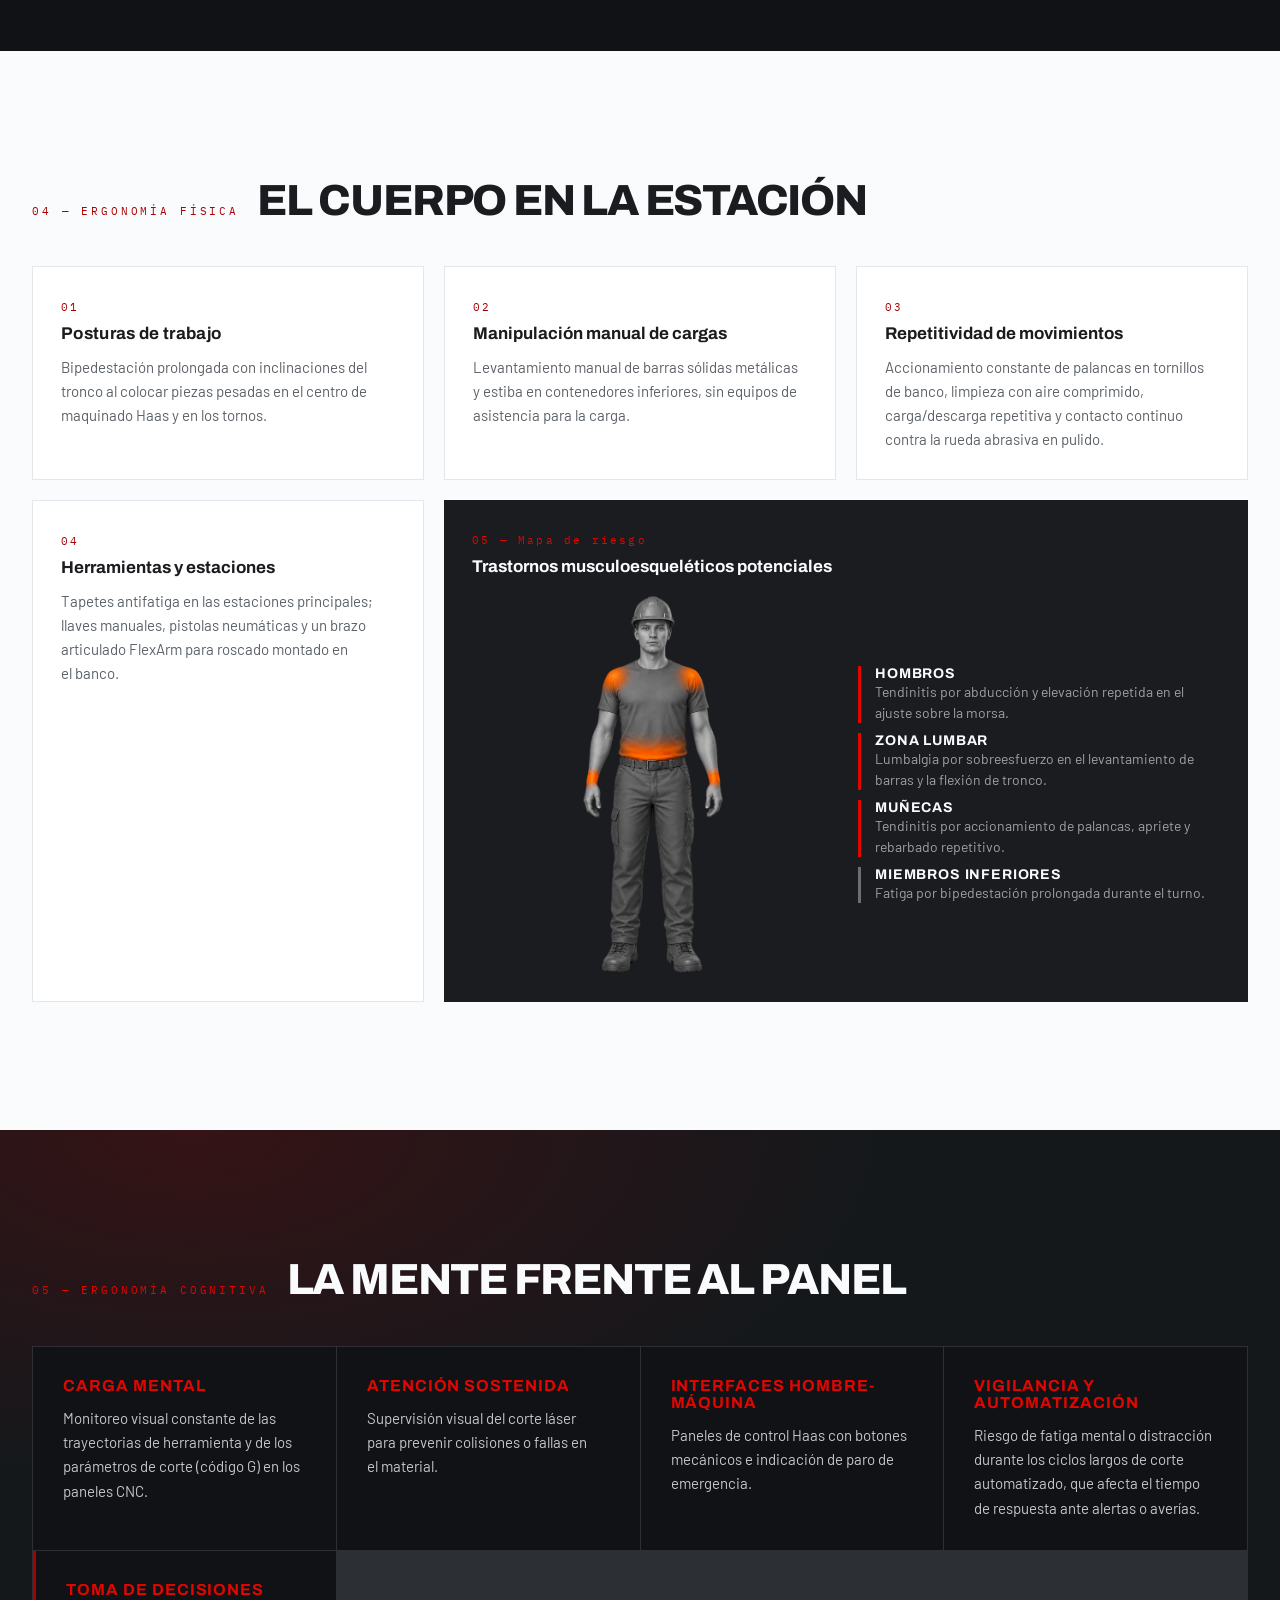
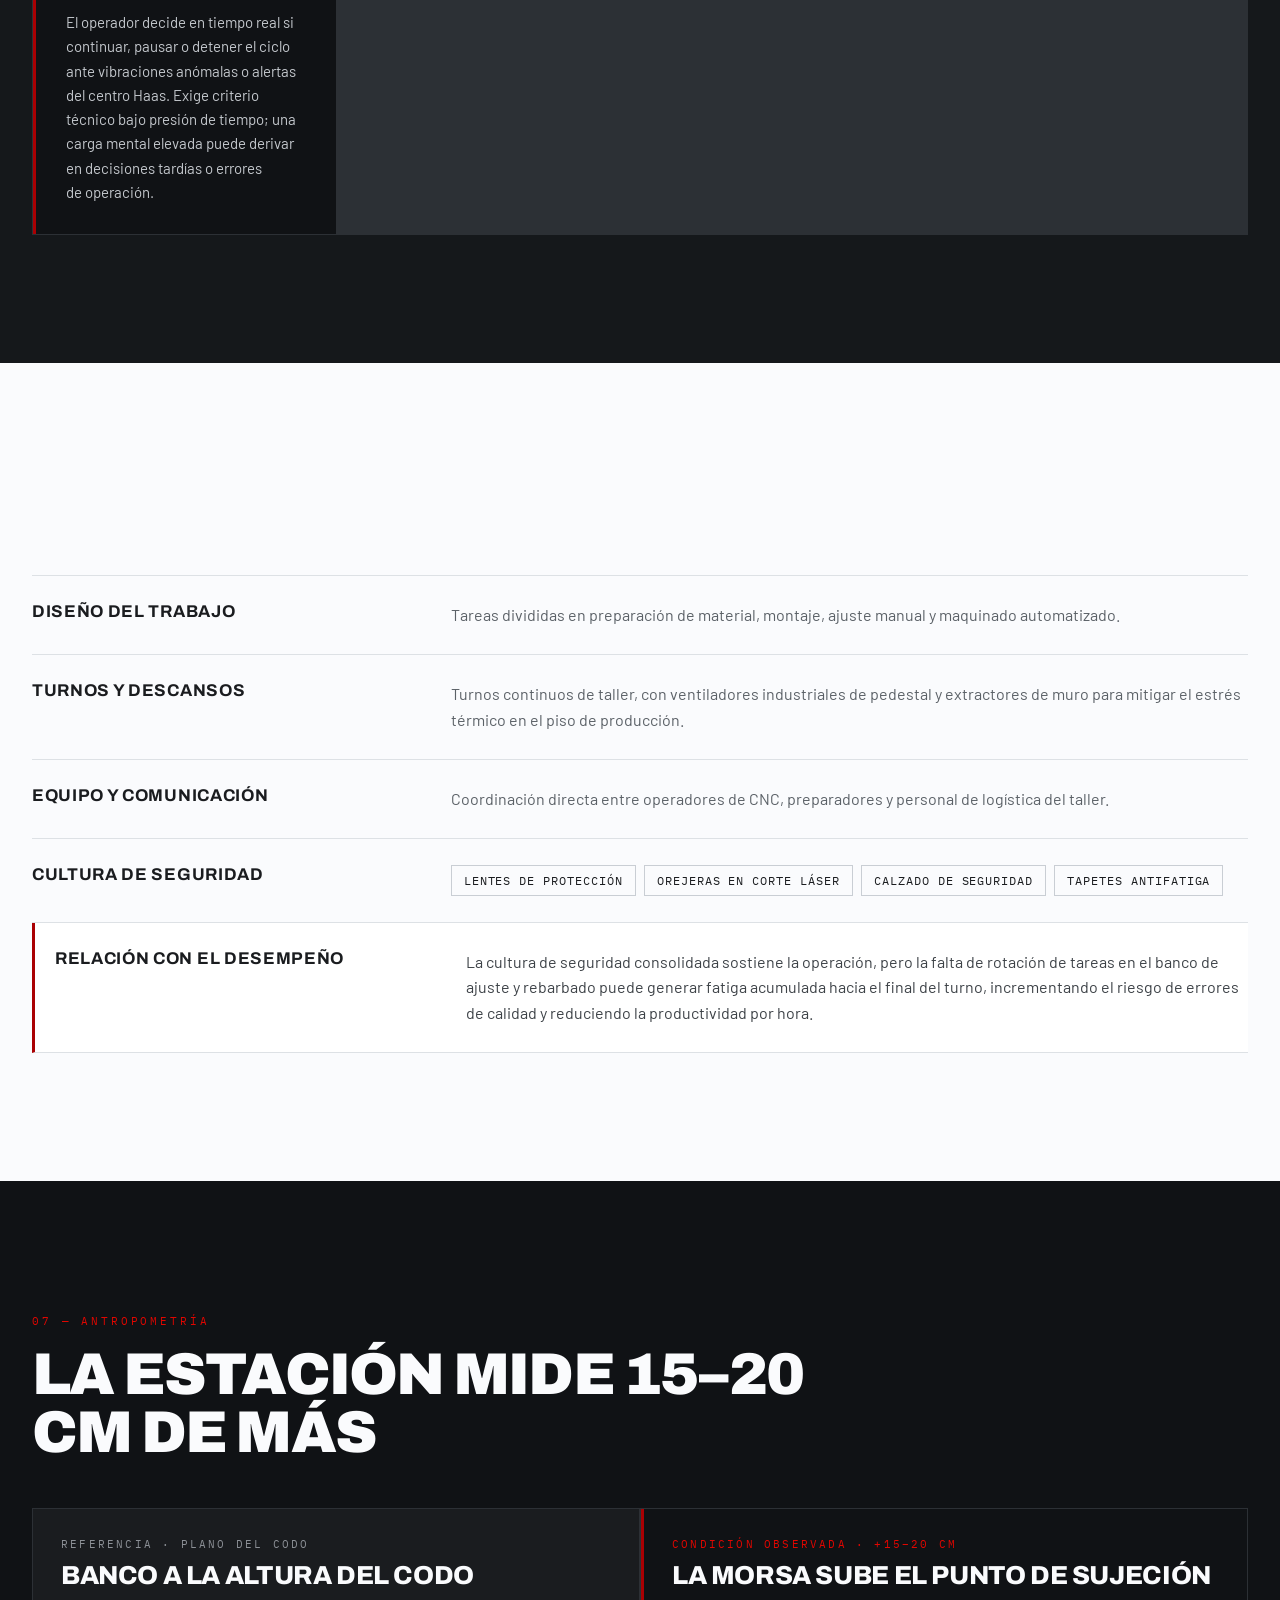
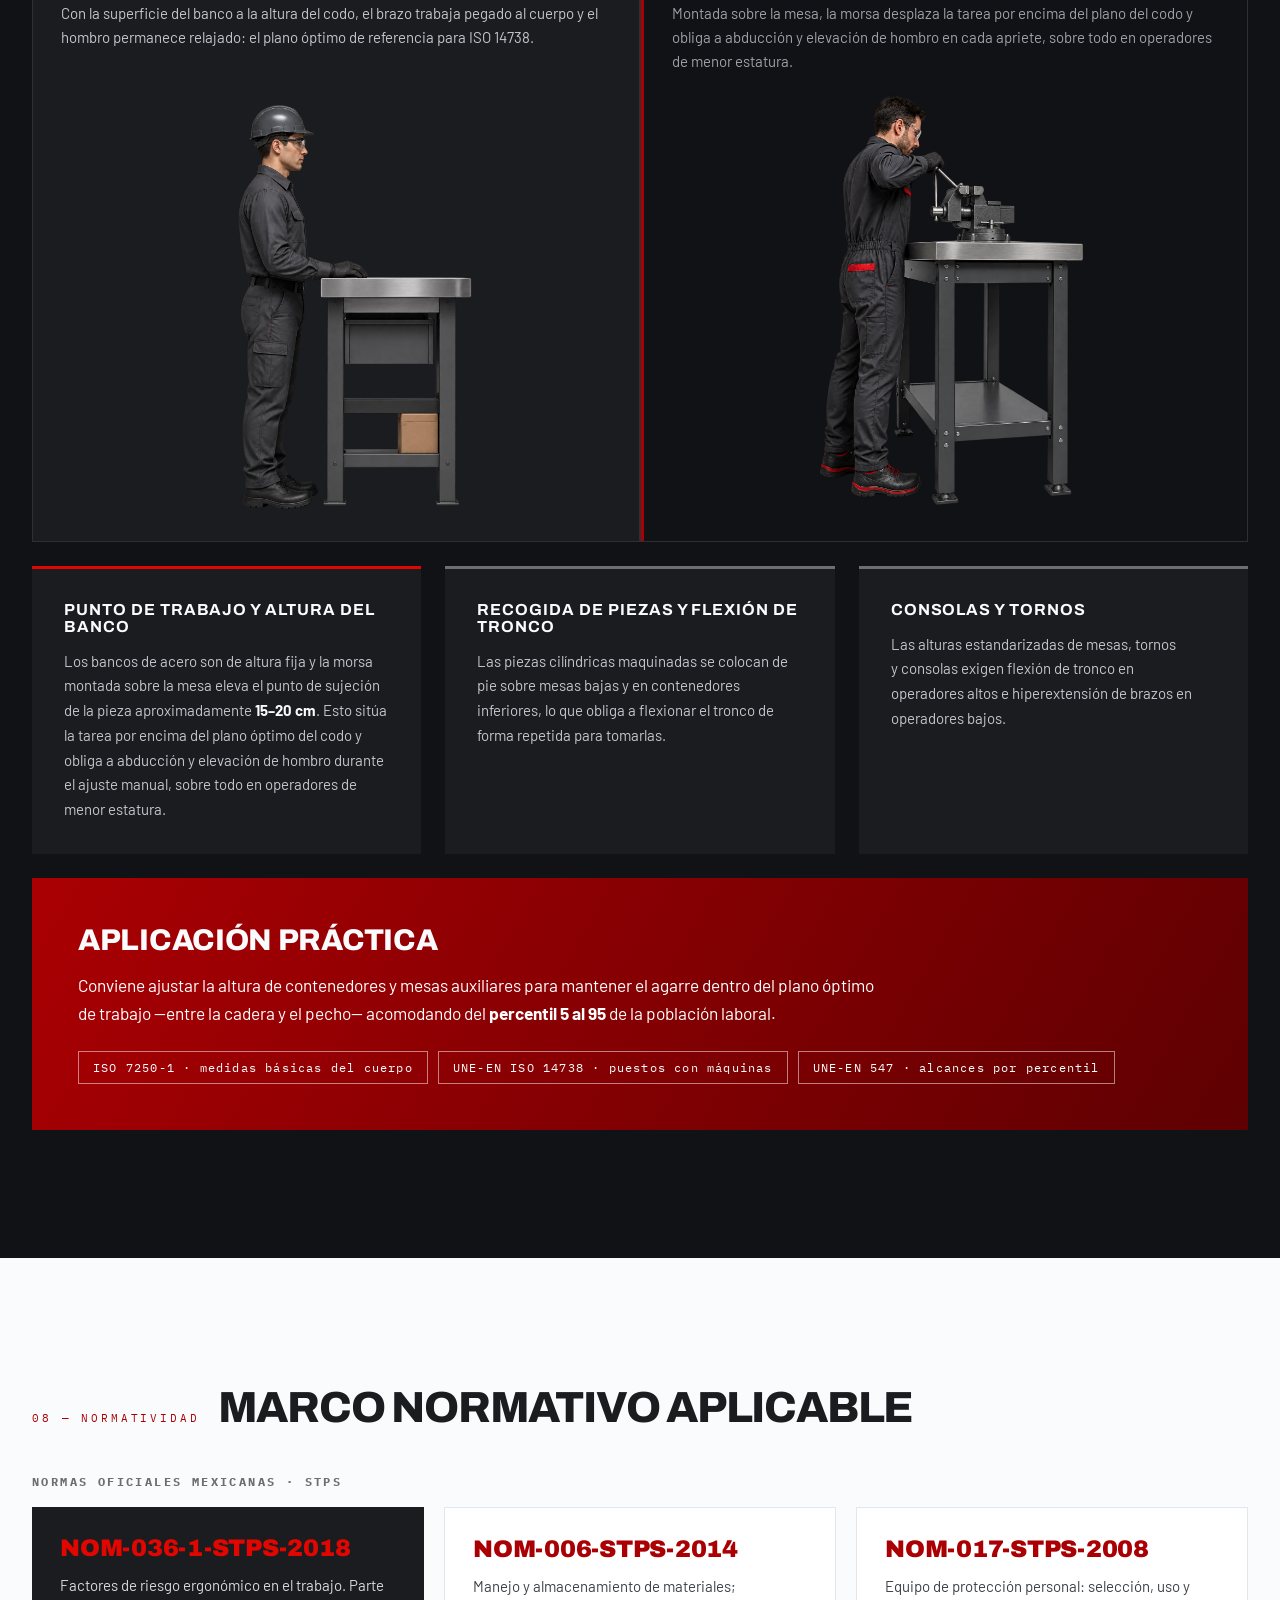
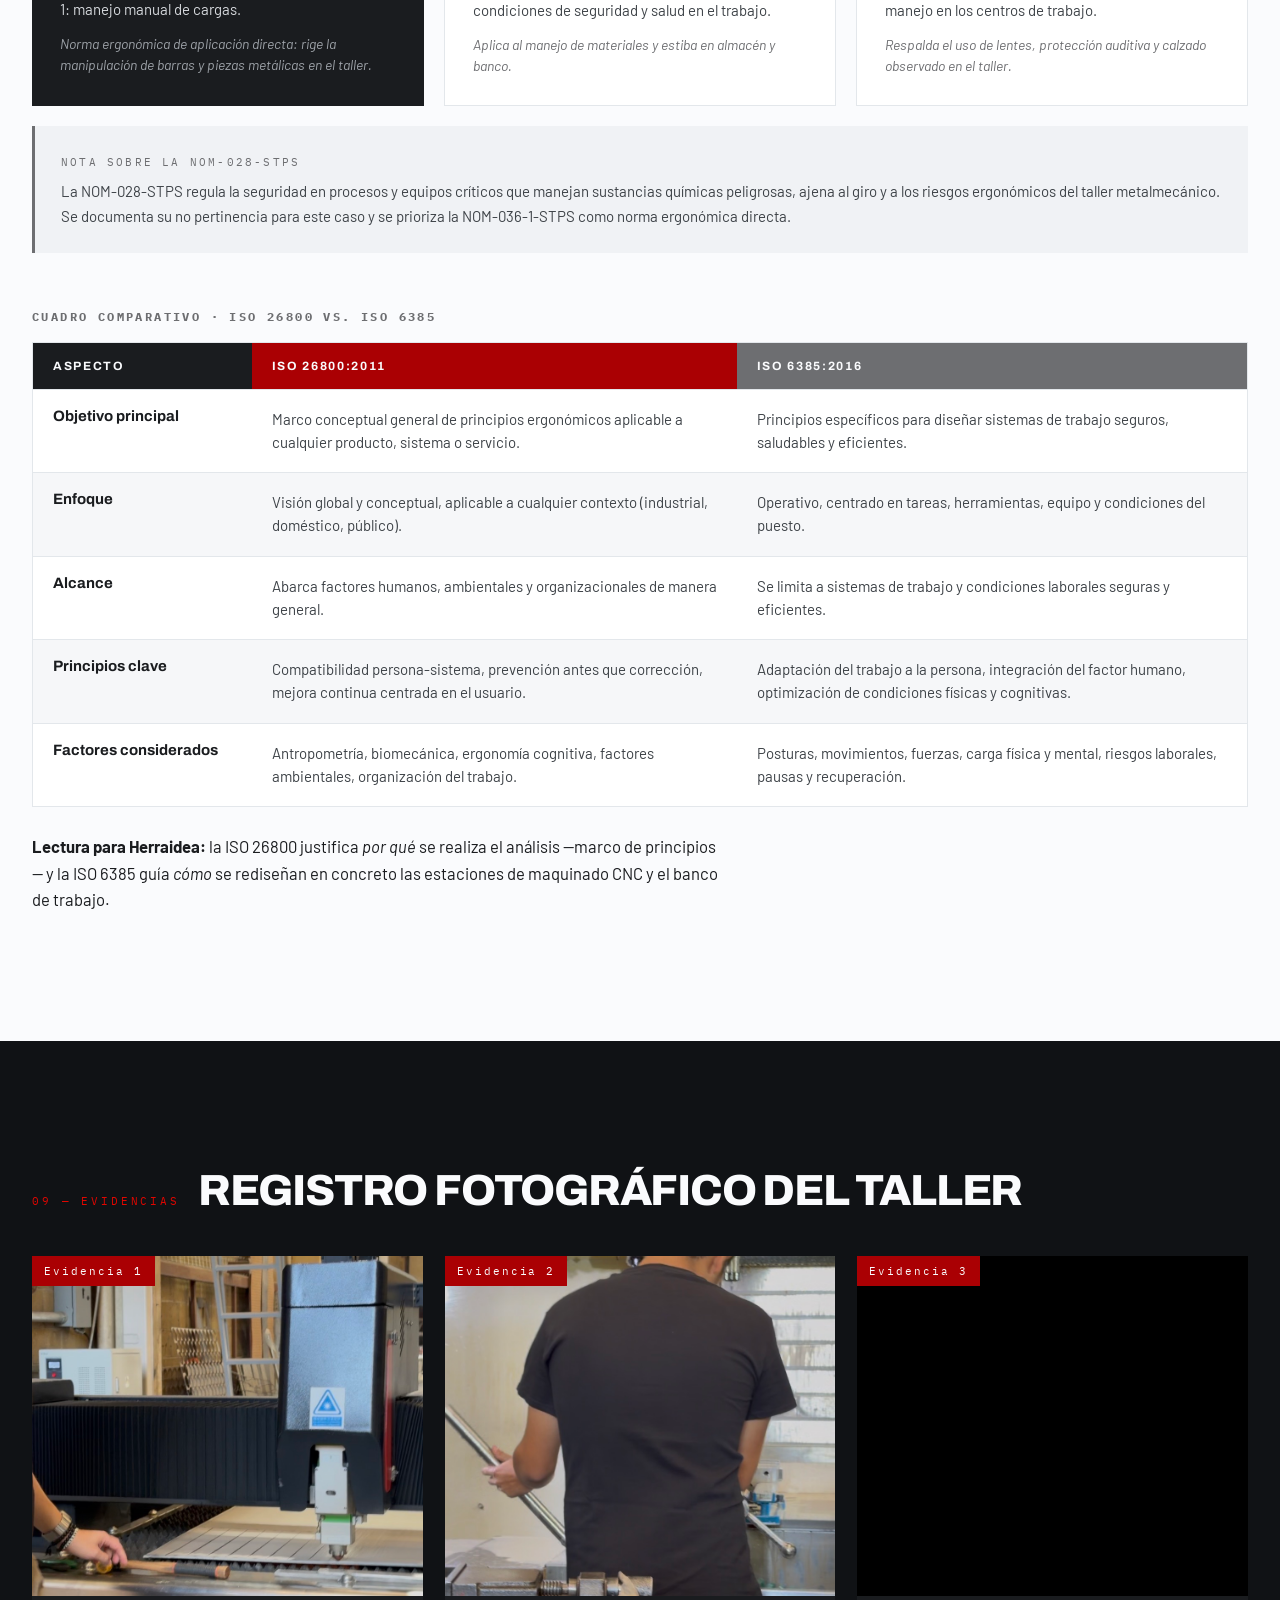
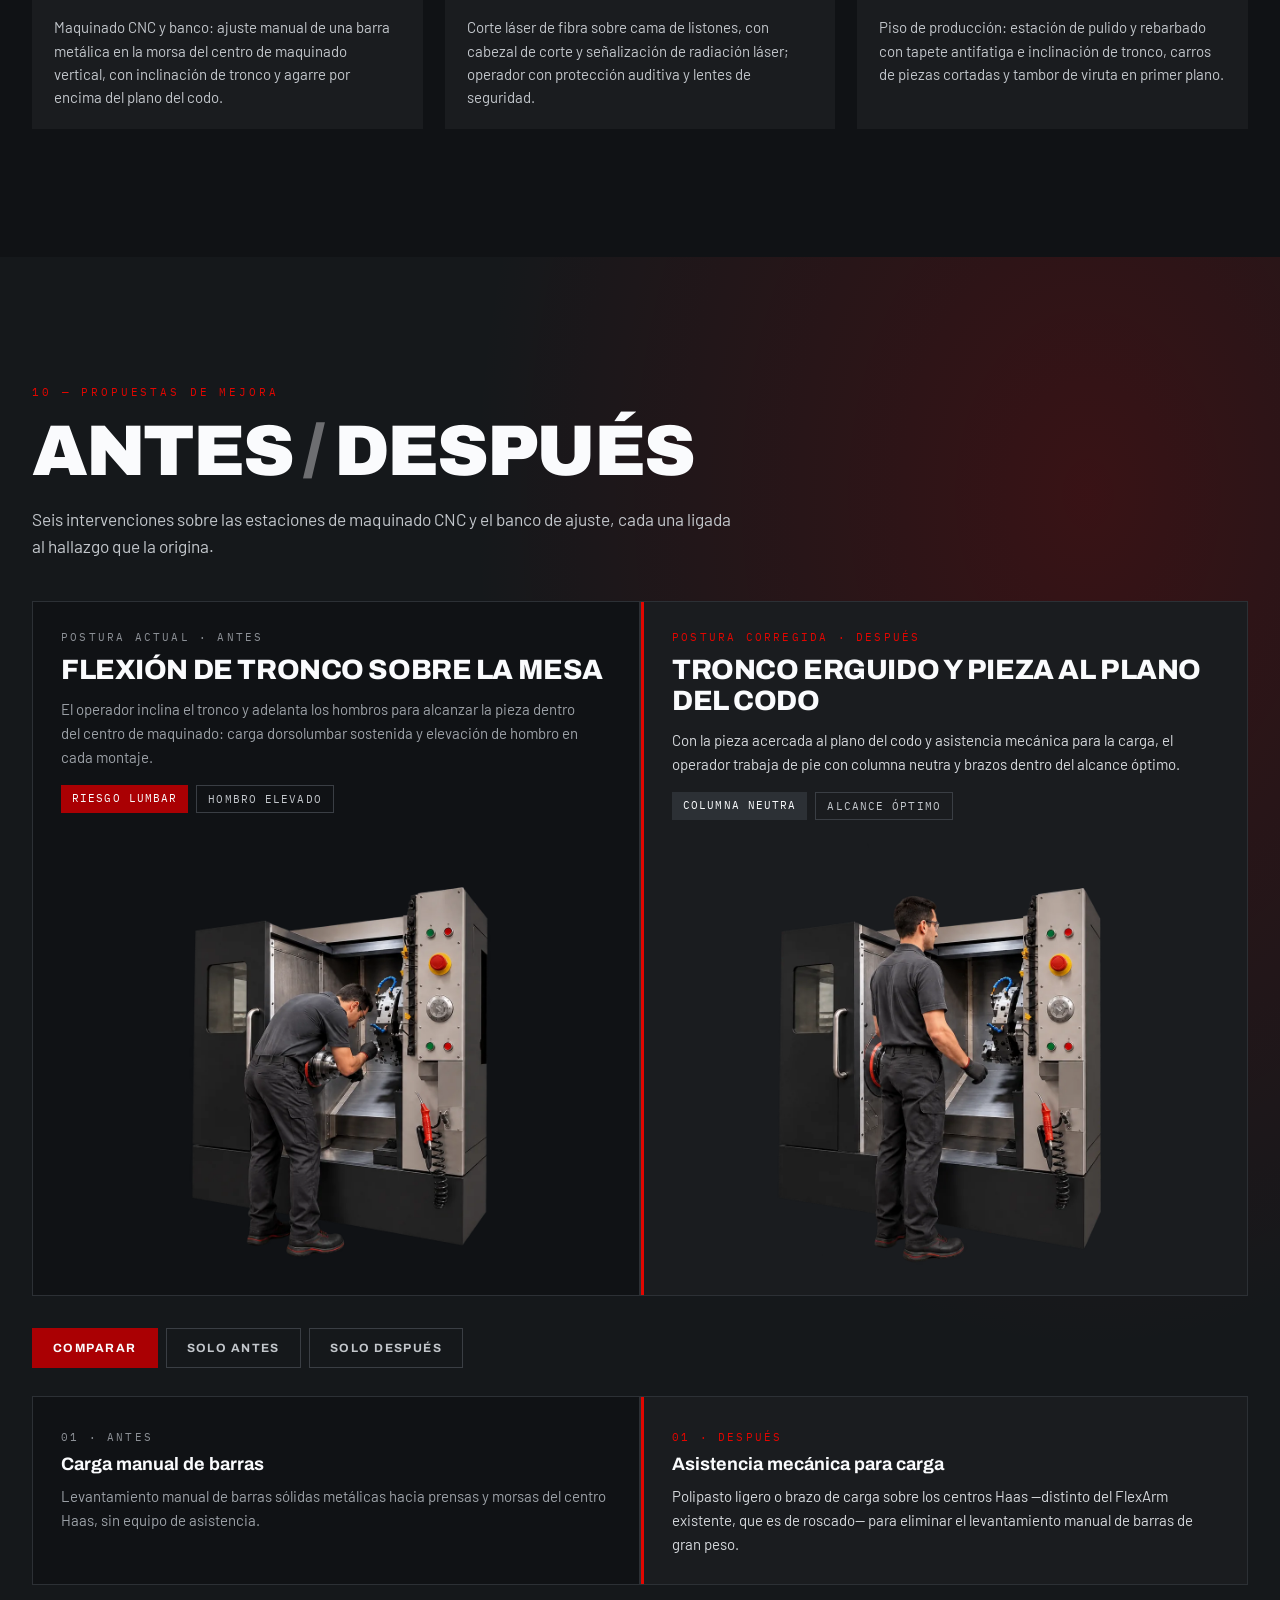
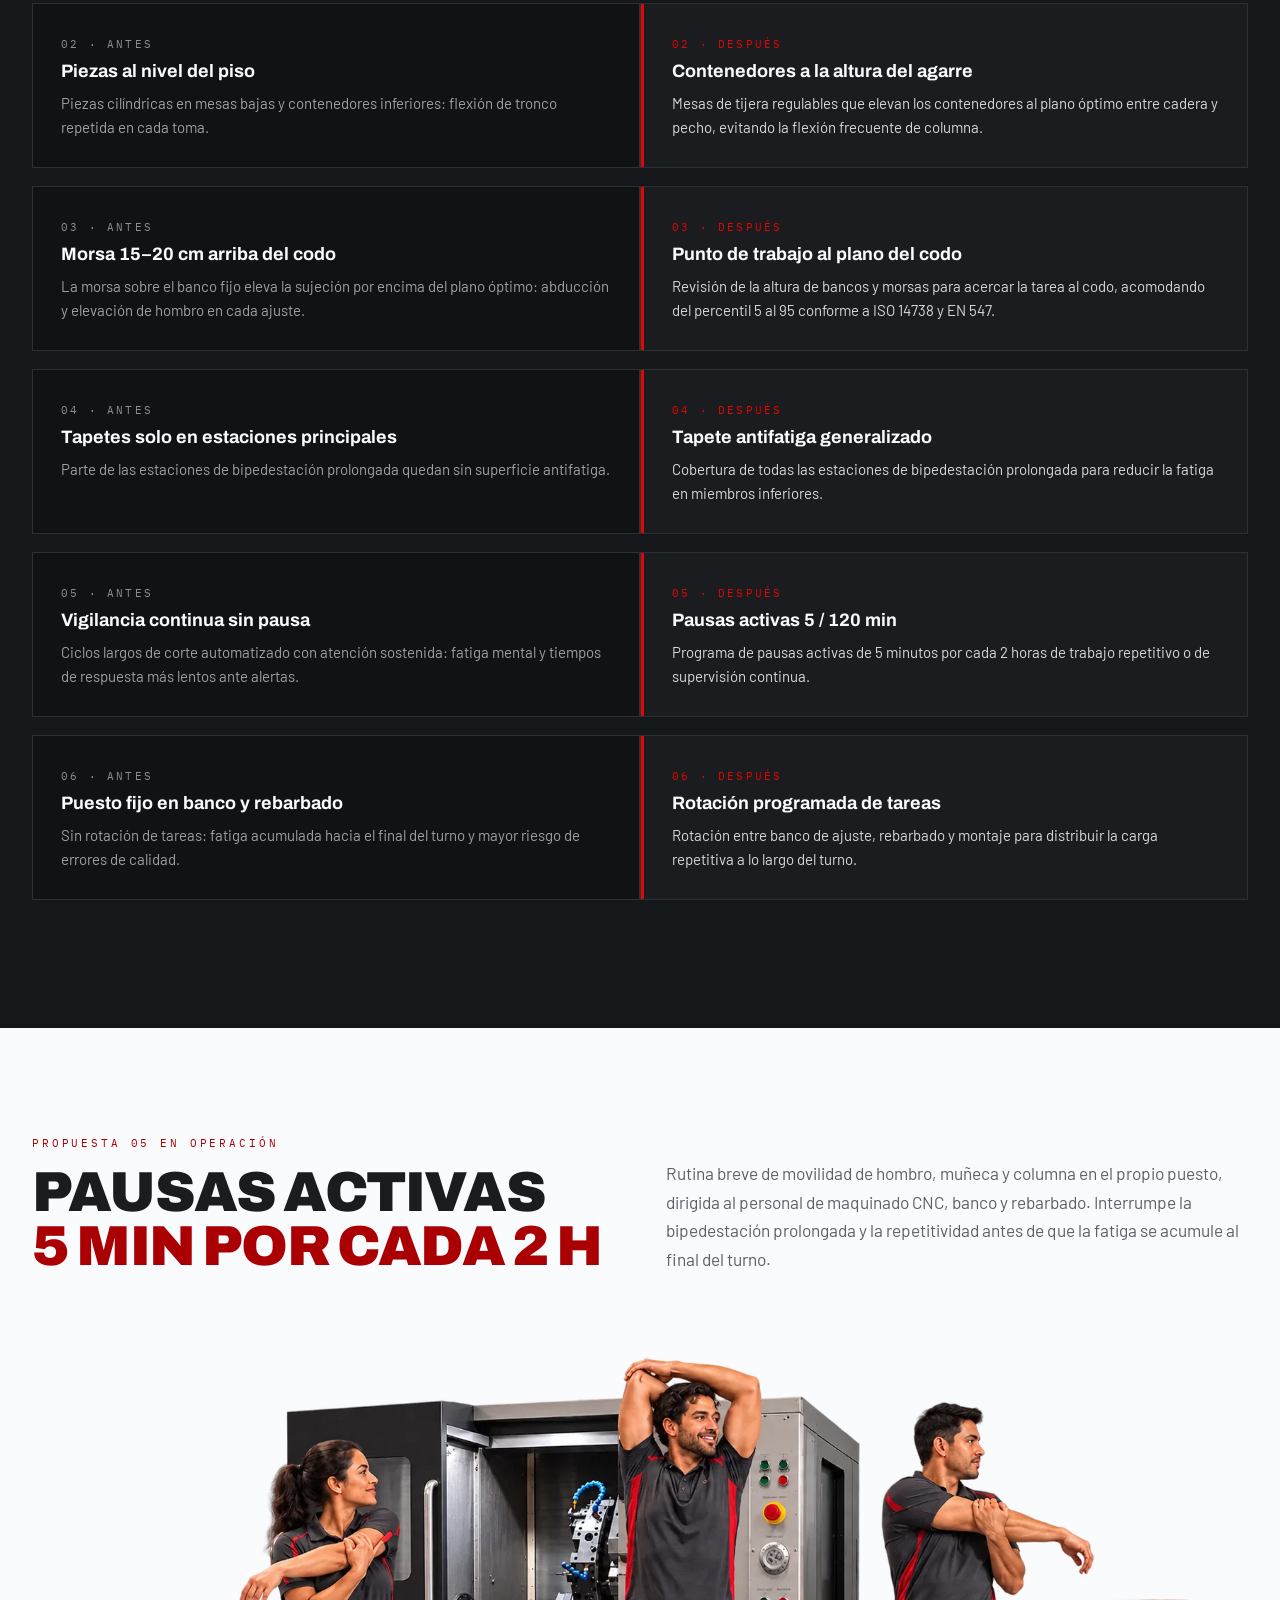
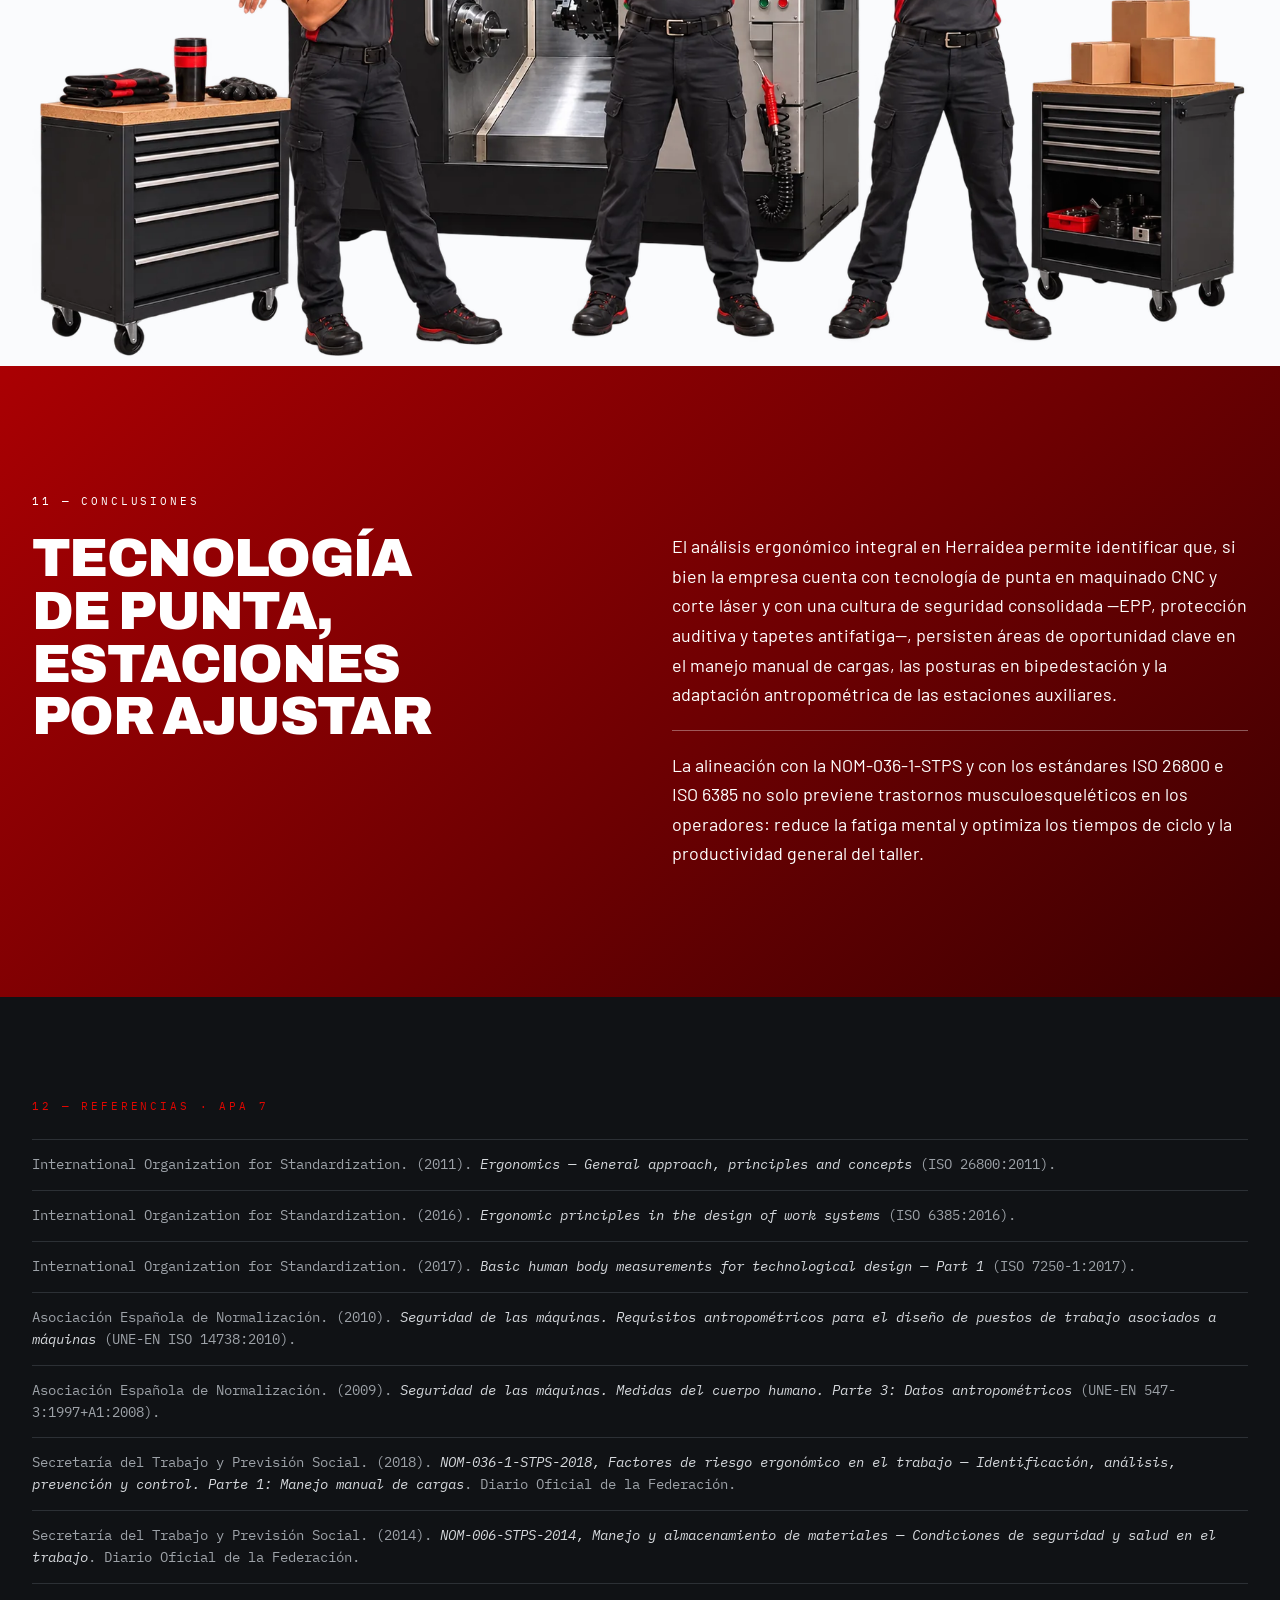
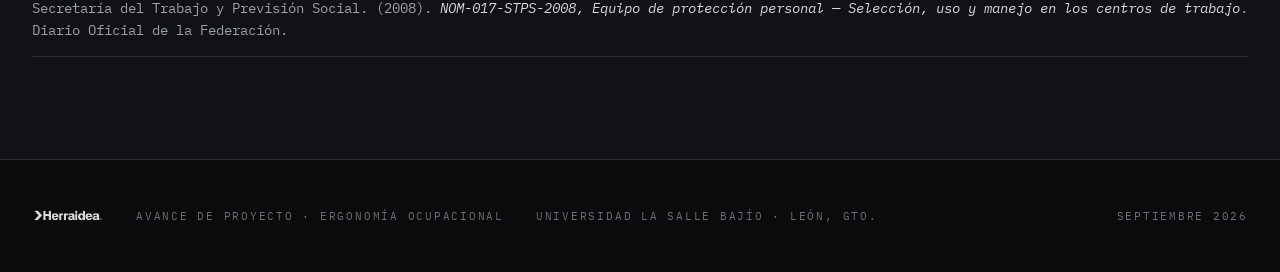
<file: primer-parcial.html>
<!DOCTYPE html>
<html lang="es">
<head>
<meta charset="utf-8" />
<meta name="viewport" content="width=device-width, initial-scale=1" />
<title>Ergonomía Ocupacional en Herraidea</title>
<meta name="description" content="Diagnóstico ergonómico del taller metalmecánico Herraidea y propuesta de rediseño de sus estaciones de trabajo." />
<meta name="theme-color" content="#101215" />
<meta property="og:type" content="website" />
<meta property="og:locale" content="es_MX" />
<meta property="og:site_name" content="Ergonomía Herraidea" />
<meta property="og:title" content="Ergonomía Ocupacional en Herraidea" />
<meta property="og:description" content="Diagnóstico ergonómico y propuesta de rediseño para las estaciones de trabajo de Herraidea." />
<meta property="og:url" content="https://ergonomia-herraidea.vercel.app/" />
<meta property="og:image" content="https://ergonomia-herraidea.vercel.app/assets/social-preview-v2.jpg" />
<meta property="og:image:secure_url" content="https://ergonomia-herraidea.vercel.app/assets/social-preview-v2.jpg" />
<meta property="og:image:type" content="image/jpeg" />
<meta property="og:image:width" content="1200" />
<meta property="og:image:height" content="630" />
<meta property="og:image:alt" content="Centro de maquinado CNC de Herraidea" />
<meta name="twitter:card" content="summary_large_image" />
<meta name="twitter:title" content="Ergonomía Ocupacional en Herraidea" />
<meta name="twitter:description" content="Diagnóstico ergonómico y propuesta de rediseño para las estaciones de trabajo de Herraidea." />
<meta name="twitter:image" content="https://ergonomia-herraidea.vercel.app/assets/social-preview-v2.jpg" />
<link rel="preconnect" href="https://fonts.googleapis.com" />
<link rel="preconnect" href="https://fonts.gstatic.com" crossorigin="" />
<link href="https://fonts.googleapis.com/css2?family=Archivo:wght@400;500;600;700;800;900&amp;family=Barlow:wght@300;400;500;600;700&amp;family=IBM+Plex+Mono:wght@400;500&amp;display=swap" rel="stylesheet" />
<style>
  html { scroll-behavior: smooth; }
  body { margin: 0; background: #101215; color: #FAFBFD; font-family: Barlow, system-ui, sans-serif; -webkit-font-smoothing: antialiased; }
  * { box-sizing: border-box; }
  a { color: #E10600; text-decoration: none; }
  a:hover { color: #AA0003; }
  ::selection { background: #AA0003; color: #FAFBFD; }
  @keyframes hd-rise { from { opacity: 0; transform: translateY(46px); } to { opacity: 1; transform: none; } }
  @keyframes hd-wipe { from { transform: scaleX(0); } to { transform: scaleX(1); } }
  @keyframes hd-drop { from { opacity: 0; transform: translateY(-14px); } to { opacity: 1; transform: none; } }
  @keyframes hd-cue { 0%, 100% { transform: translateY(0); opacity: .35; } 50% { transform: translateY(10px); opacity: 1; } }
  @keyframes hd-zoom { from { transform: scale(1.16); } to { transform: scale(1.04); } }
  ::-webkit-scrollbar { width: 10px; }
  ::-webkit-scrollbar-track { background: #101215; }
  ::-webkit-scrollbar-thumb { background: #3A3E44; }
  :focus-visible { outline: 3px solid #E10600; outline-offset: 4px; }
  @media (max-width: 720px) {
    #hd-nav { padding-left: 18px !important; padding-right: 18px !important; gap: 14px !important; }
    #hd-nav > a span { display: none; }
    #hd-links { padding-left: 8px; }
  }
  @media (prefers-reduced-motion: reduce) {
    html { scroll-behavior: auto; }
    *, *::before, *::after { animation-duration: .01ms !important; animation-iteration-count: 1 !important; transition-duration: .01ms !important; }
    [data-reveal] { opacity: 1 !important; transform: none !important; }
  }
</style>
</head>
<body>

<div style="background:#101215;overflow-x:hidden">

  <div id="hd-progress" style="position:fixed;top:0;left:0;height:3px;width:0%;background:linear-gradient(90deg,#AA0003,#E10600);z-index:60;transition:width .12s linear"></div>

  <header id="hd-nav" style="position:fixed;top:0;left:0;right:0;z-index:50;display:flex;align-items:center;gap:24px;padding:20px 32px;background:rgba(16,18,21,0);backdrop-filter:blur(0px);border-bottom:1px solid rgba(250,251,253,0);transition:background .45s ease,padding .45s ease,border-color .45s ease,backdrop-filter .45s ease">
    <a href="#inicio" style="display:flex;align-items:center;gap:12px;flex-shrink:0">
      <img src="assets/logo-herraidea.png" alt="Herraidea" style="height:26px;width:auto;filter:brightness(0) invert(1)" />
      <span style="font-family:'IBM Plex Mono',monospace;font-size:10px;letter-spacing:.22em;color:#8C9096;text-transform:uppercase;border-left:1px solid #35393F;padding-left:12px">Ergonomía<br />Ocupacional</span>
    </a>
    <nav id="hd-links" style="display:flex;align-items:center;gap:2px;margin-left:auto;overflow-x:auto;scrollbar-width:none;min-width:0;mask-image:linear-gradient(90deg,transparent 0,#000 18px,#000 calc(100% - 34px),transparent 100%);-webkit-mask-image:linear-gradient(90deg,transparent 0,#000 18px,#000 calc(100% - 34px),transparent 100%)">
      <a href="#empresa" style="font-family:Archivo,sans-serif;font-size:11px;font-weight:600;letter-spacing:.12em;text-transform:uppercase;color:#C3C7CC;padding:8px 11px;border-radius:2px;white-space:nowrap;transition:color .25s,background .25s" style-hover="color:#FAFBFD;background:#AA0003">Empresa</a>
      <a href="#area" style="font-family:Archivo,sans-serif;font-size:11px;font-weight:600;letter-spacing:.12em;text-transform:uppercase;color:#C3C7CC;padding:8px 11px;border-radius:2px;white-space:nowrap;transition:color .25s,background .25s" style-hover="color:#FAFBFD;background:#AA0003">Área</a>
      <a href="#fisica" style="font-family:Archivo,sans-serif;font-size:11px;font-weight:600;letter-spacing:.12em;text-transform:uppercase;color:#C3C7CC;padding:8px 11px;border-radius:2px;white-space:nowrap;transition:color .25s,background .25s" style-hover="color:#FAFBFD;background:#AA0003">Física</a>
      <a href="#cognitiva" style="font-family:Archivo,sans-serif;font-size:11px;font-weight:600;letter-spacing:.12em;text-transform:uppercase;color:#C3C7CC;padding:8px 11px;border-radius:2px;white-space:nowrap;transition:color .25s,background .25s" style-hover="color:#FAFBFD;background:#AA0003">Cognitiva</a>
      <a href="#organizacional" style="font-family:Archivo,sans-serif;font-size:11px;font-weight:600;letter-spacing:.12em;text-transform:uppercase;color:#C3C7CC;padding:8px 11px;border-radius:2px;white-space:nowrap;transition:color .25s,background .25s" style-hover="color:#FAFBFD;background:#AA0003">Organizacional</a>
      <a href="#antropometria" style="font-family:Archivo,sans-serif;font-size:11px;font-weight:600;letter-spacing:.12em;text-transform:uppercase;color:#C3C7CC;padding:8px 11px;border-radius:2px;white-space:nowrap;transition:color .25s,background .25s" style-hover="color:#FAFBFD;background:#AA0003">Antropometría</a>
      <a href="#normatividad" style="font-family:Archivo,sans-serif;font-size:11px;font-weight:600;letter-spacing:.12em;text-transform:uppercase;color:#C3C7CC;padding:8px 11px;border-radius:2px;white-space:nowrap;transition:color .25s,background .25s" style-hover="color:#FAFBFD;background:#AA0003">Normatividad</a>
      <a href="#evidencias" style="font-family:Archivo,sans-serif;font-size:11px;font-weight:600;letter-spacing:.12em;text-transform:uppercase;color:#C3C7CC;padding:8px 11px;border-radius:2px;white-space:nowrap;transition:color .25s,background .25s" style-hover="color:#FAFBFD;background:#AA0003">Evidencias</a>
      <a href="#propuestas" style="font-family:Archivo,sans-serif;font-size:11px;font-weight:700;letter-spacing:.12em;text-transform:uppercase;color:#FAFBFD;background:#AA0003;padding:8px 13px;border-radius:2px;white-space:nowrap;transition:background .25s,transform .25s" style-hover="background:#E10600;transform:translateY(-1px)">Propuestas</a>
    </nav>
  </header>

  <section id="inicio" data-screen-label="Hero" style="position:relative;min-height:100vh;display:flex;flex-direction:column;justify-content:flex-end;overflow:hidden;padding:120px 32px 56px">
    <div id="hd-hero-bg" style="position:absolute;inset:-8% -4%;background-image:url('assets/haas-cnc.webp');background-size:cover;background-position:58% 42%;animation:hd-zoom 2.6s cubic-bezier(.16,1,.3,1) both;will-change:transform"></div>
    <div style="position:absolute;inset:0;background:linear-gradient(180deg,rgba(16,18,21,.86) 0%,rgba(16,18,21,.42) 34%,rgba(16,18,21,.78) 72%,#101215 100%)"></div>
    <div style="position:absolute;inset:0;background:radial-gradient(120% 80% at 82% 18%,rgba(170,0,3,.34),transparent 58%)"></div>

    <div style="position:relative;max-width:1240px;margin:0 auto;width:100%">
      <div style="display:flex;align-items:center;gap:14px;animation:hd-drop 1s .3s cubic-bezier(.16,1,.3,1) both">
        <span style="display:block;width:52px;height:3px;background:#E10600"></span>
        <span style="font-family:'IBM Plex Mono',monospace;font-size:11px;letter-spacing:.28em;text-transform:uppercase;color:#FAFBFD">Avance de proyecto · Septiembre 2026</span>
      </div>
      <h1 style="font-family:Archivo,sans-serif;font-weight:900;font-size:clamp(44px,8.4vw,132px);line-height:.9;letter-spacing:-.035em;text-transform:uppercase;margin:22px 0 0;color:#FAFBFD;text-wrap:balance;animation:hd-rise 1.15s .42s cubic-bezier(.16,1,.3,1) both">Ergonomía<br />ocupacional en<br /><span style="color:#E10600">Herraidea</span></h1>
      <p style="max-width:640px;font-size:clamp(16px,1.5vw,21px);line-height:1.5;color:#D6D9DD;margin:26px 0 0;animation:hd-rise 1.15s .58s cubic-bezier(.16,1,.3,1) both">Diagnóstico ergonómico de un taller metalmecánico de alta precisión en León, Guanajuato, y propuesta de rediseño de sus estaciones de trabajo.</p>
      <div style="display:flex;flex-wrap:wrap;align-items:center;gap:14px 28px;margin-top:38px;padding-top:24px;border-top:1px solid rgba(250,251,253,.16);animation:hd-rise 1.1s .72s cubic-bezier(.16,1,.3,1) both">
        <span style="font-family:'IBM Plex Mono',monospace;font-size:11px;letter-spacing:.16em;text-transform:uppercase;color:#9DA2A8">Universidad La Salle Bajío</span>
        <span style="font-family:'IBM Plex Mono',monospace;font-size:11px;letter-spacing:.16em;text-transform:uppercase;color:#9DA2A8">Dra. Elsa Villagrán Escamilla</span>
        <span style="font-family:'IBM Plex Mono',monospace;font-size:11px;letter-spacing:.16em;text-transform:uppercase;color:#9DA2A8">Ergonomía Ocupacional</span>
        <a href="#propuestas" style="display:inline-flex;align-items:center;gap:10px;margin-left:auto;font-family:Archivo,sans-serif;font-weight:700;font-size:13px;letter-spacing:.1em;text-transform:uppercase;color:#FAFBFD;background:#AA0003;padding:14px 22px;transition:background .3s,gap .3s,box-shadow .3s" style-hover="background:#E10600;gap:16px;box-shadow:0 12px 34px rgba(225,6,0,.4)">Ver antes / después <span style="font-size:15px">›</span></a>
      </div>
    </div>
    <div style="position:absolute;left:50%;bottom:18px;transform:translateX(-50%);font-family:'IBM Plex Mono',monospace;font-size:10px;letter-spacing:.24em;text-transform:uppercase;color:#8C9096;animation:hd-cue 2.4s 1.4s ease-in-out infinite">Scroll</div>
  </section>

  <section data-screen-label="Introducción" style="position:relative;background:#FAFBFD;color:#22262B;padding:clamp(72px,10vw,140px) 32px">
    <div style="max-width:1240px;margin:0 auto;display:grid;grid-template-columns:repeat(auto-fit,minmax(min(100%,320px),1fr));gap:clamp(32px,5vw,72px);align-items:start">
      <div data-reveal="" style="opacity:0;transform:translateY(40px);transition:opacity 1s cubic-bezier(.16,1,.3,1),transform 1s cubic-bezier(.16,1,.3,1)">
        <span style="font-family:'IBM Plex Mono',monospace;font-size:11px;letter-spacing:.26em;text-transform:uppercase;color:#AA0003">01 — Introducción</span>
        <h2 style="font-family:Archivo,sans-serif;font-weight:800;font-size:clamp(30px,3.6vw,52px);line-height:1.02;letter-spacing:-.028em;text-transform:uppercase;margin:18px 0 0;color:#1A1C1F;text-wrap:balance">Adaptar el trabajo a la persona, no la persona a la máquina</h2>
        <div style="width:64px;height:4px;background:#E10600;margin-top:26px"></div>
      </div>
      <div data-reveal="" data-delay="160" style="opacity:0;transform:translateY(40px);transition:opacity 1s cubic-bezier(.16,1,.3,1),transform 1s cubic-bezier(.16,1,.3,1)">
        <p style="font-size:clamp(16px,1.35vw,19px);line-height:1.68;color:#3D4247;margin:0;text-wrap:pretty">Este trabajo presenta la evaluación y el diagnóstico ergonómico de la empresa <strong style="color:#1A1C1F">Herraidea</strong>, ubicada en León, Guanajuato, dedicada a la fabricación y maquinado de componentes metálicos de alta precisión.</p>
        <p style="font-size:clamp(15px,1.25vw,17px);line-height:1.7;color:#5B6167;margin:20px 0 0;text-wrap:pretty">A partir de los principios de ergonomía física, cognitiva y organizacional, junto con la antropometría y la normatividad mexicana e internacional (ISO 26800 e ISO 6385), se analizan los puestos de trabajo del taller para identificar riesgos musculoesqueléticos, cargas de trabajo y oportunidades de mejora continua que favorezcan la salud, la seguridad y la productividad operativa.</p>
      </div>
    </div>
  </section>

  <section id="empresa" data-screen-label="La empresa" style="position:relative;background:#FAFBFD;color:#22262B;padding:0 32px clamp(72px,10vw,140px)">
    <div style="max-width:1240px;margin:0 auto">
      <div data-reveal="" style="opacity:0;transform:translateY(40px);transition:opacity 1s cubic-bezier(.16,1,.3,1),transform 1s cubic-bezier(.16,1,.3,1);display:flex;align-items:baseline;gap:18px;flex-wrap:wrap;border-top:1px solid #DDE1E5;padding-top:34px">
        <span style="font-family:'IBM Plex Mono',monospace;font-size:11px;letter-spacing:.26em;text-transform:uppercase;color:#AA0003">02 — La empresa</span>
        <h2 style="font-family:Archivo,sans-serif;font-weight:800;font-size:clamp(28px,3.2vw,46px);line-height:1;letter-spacing:-.028em;text-transform:uppercase;margin:0;color:#1A1C1F">Metalmecánica de precisión</h2>
      </div>

      <div data-reveal="" data-delay="80" style="opacity:0;transform:translateY(36px);transition:opacity .95s cubic-bezier(.16,1,.3,1),transform .95s cubic-bezier(.16,1,.3,1);margin-top:36px;display:grid;grid-template-columns:repeat(auto-fit,minmax(min(100%,300px),1fr));gap:clamp(20px,3vw,48px);align-items:start">
        <p style="font-family:Archivo,sans-serif;font-weight:700;font-size:clamp(19px,2.1vw,28px);line-height:1.25;letter-spacing:-.015em;color:#1A1C1F;margin:0;text-wrap:balance;border-left:4px solid #E10600;padding-left:20px">Herraidea es una empresa enfocada en soluciones para cada proyecto, no solamente en la venta de herrajes estándar.</p>
        <p style="font-size:clamp(16px,1.35vw,18px);line-height:1.68;color:#5B6167;margin:0;text-wrap:pretty">Cuenta con centros de maquinado y capacidad de fabricación propia, por lo que puede diseñar y fabricar herrajes en <strong style="color:#1A1C1F">medidas especiales</strong> de acuerdo con planos, fotografías, dibujos, muestras o necesidades específicas del cliente.</p>
      </div>

      <div style="display:grid;grid-template-columns:repeat(auto-fit,minmax(min(100%,300px),1fr));gap:28px;margin-top:44px">
        <div data-reveal="" style="opacity:0;transform:translateY(40px);transition:opacity .9s cubic-bezier(.16,1,.3,1),transform .9s cubic-bezier(.16,1,.3,1);background:#FFFFFF;border:1px solid #E3E7EB;border-top:3px solid #AA0003;padding:30px;transition:transform .4s,box-shadow .4s" style-hover="transform:translateY(-6px);box-shadow:0 22px 48px rgba(26,28,31,.12)">
          <h3 style="font-family:Archivo,sans-serif;font-weight:700;font-size:15px;letter-spacing:.1em;text-transform:uppercase;margin:0;color:#1A1C1F">Giro y actividad</h3>
          <p style="font-size:16px;line-height:1.62;color:#5B6167;margin:14px 0 0;text-wrap:pretty">Sector metalmecánico: manufactura de piezas mecánicas, maquinados CNC (torno y fresado en centros verticales), corte láser de lámina, ajuste de banco y ensamble.</p>
        </div>
        <div data-reveal="" data-delay="110" style="opacity:0;transform:translateY(40px);transition:opacity .9s cubic-bezier(.16,1,.3,1),transform .9s cubic-bezier(.16,1,.3,1);background:#FFFFFF;border:1px solid #E3E7EB;border-top:3px solid #6D6E71;padding:30px" style-hover="transform:translateY(-6px);box-shadow:0 22px 48px rgba(26,28,31,.12)">
          <h3 style="font-family:Archivo,sans-serif;font-weight:700;font-size:15px;letter-spacing:.1em;text-transform:uppercase;margin:0;color:#1A1C1F">Productos y servicios</h3>
          <p style="font-size:16px;line-height:1.62;color:#5B6167;margin:14px 0 0;text-wrap:pretty">Componentes metálicos industrializados y maquinados de precisión —barras, flechas y piezas cilíndricas— además de placas y perfiles cortados por láser.</p>
        </div>
        <div data-reveal="" data-delay="220" style="opacity:0;transform:translateY(40px);transition:opacity .9s cubic-bezier(.16,1,.3,1),transform .9s cubic-bezier(.16,1,.3,1);background:#1A1C1F;border-top:3px solid #E10600;padding:30px;color:#FAFBFD">
          <h3 style="font-family:Archivo,sans-serif;font-weight:700;font-size:15px;letter-spacing:.1em;text-transform:uppercase;margin:0;color:#FAFBFD">Áreas de trabajo</h3>
          <div style="display:flex;flex-direction:column;gap:9px;margin-top:16px">
            <span style="font-size:15px;line-height:1.4;color:#D6D9DD;border-bottom:1px solid #2C3035;padding-bottom:9px">Maquinado CNC — centros verticales Haas y tornos CNC</span>
            <span style="font-size:15px;line-height:1.4;color:#D6D9DD;border-bottom:1px solid #2C3035;padding-bottom:9px">Corte láser de lámina</span>
            <span style="font-size:15px;line-height:1.4;color:#D6D9DD;border-bottom:1px solid #2C3035;padding-bottom:9px">Banco / ajuste y rebarbado</span>
            <span style="font-size:15px;line-height:1.4;color:#D6D9DD;border-bottom:1px solid #2C3035;padding-bottom:9px">Almacén y manejo de materiales</span>
            <span style="font-size:15px;line-height:1.4;color:#D6D9DD">Administración y diseño CAD/CAM</span>
          </div>
        </div>
      </div>
    </div>
  </section>

  <section style="position:relative;height:clamp(300px,52vh,560px);overflow:hidden;background:#101215">
    <div id="hd-band-1" style="position:absolute;inset:-14% 0;background-image:url('assets/empaque.webp');background-size:cover;background-position:50% 55%;will-change:transform"></div>
    <div style="position:absolute;inset:0;background:linear-gradient(90deg,rgba(16,18,21,.9),rgba(16,18,21,.25) 65%,rgba(170,0,3,.35))"></div>
    <div style="position:absolute;inset:0;display:flex;align-items:flex-end;padding:36px 32px">
      <div style="max-width:1240px;margin:0 auto;width:100%">
        <p data-reveal="" style="opacity:0;transform:translateY(30px);transition:opacity 1s cubic-bezier(.16,1,.3,1),transform 1s cubic-bezier(.16,1,.3,1);font-family:Archivo,sans-serif;font-weight:800;font-size:clamp(22px,3.4vw,46px);line-height:1.05;letter-spacing:-.02em;text-transform:uppercase;color:#FAFBFD;margin:0;max-width:900px">Hecho en México · Herrajes inoxidables y componentes maquinados</p>
      </div>
    </div>
  </section>

  <section id="area" data-screen-label="Área de estudio" style="position:relative;background:#101215;padding:clamp(72px,10vw,140px) 32px">
    <div style="max-width:1240px;margin:0 auto">
      <span data-reveal="" style="opacity:0;transform:translateY(30px);transition:opacity .9s cubic-bezier(.16,1,.3,1),transform .9s cubic-bezier(.16,1,.3,1);display:block;font-family:'IBM Plex Mono',monospace;font-size:11px;letter-spacing:.26em;text-transform:uppercase;color:#E10600">03 — Selección del área de estudio</span>
      <h2 data-reveal="" data-delay="90" style="opacity:0;transform:translateY(40px);transition:opacity 1s cubic-bezier(.16,1,.3,1),transform 1s cubic-bezier(.16,1,.3,1);font-family:Archivo,sans-serif;font-weight:900;font-size:clamp(34px,6vw,86px);line-height:.95;letter-spacing:-.032em;text-transform:uppercase;margin:20px 0 0;color:#FAFBFD;max-width:15ch">Maquinado CNC y banco de trabajo</h2>
      <div style="display:grid;grid-template-columns:repeat(auto-fit,minmax(min(100%,280px),1fr));gap:36px;margin-top:48px;align-items:start">
        <p data-reveal="" data-delay="160" style="opacity:0;transform:translateY(40px);transition:opacity 1s cubic-bezier(.16,1,.3,1),transform 1s cubic-bezier(.16,1,.3,1);font-size:clamp(16px,1.35vw,19px);line-height:1.68;color:#C3C7CC;margin:0;text-wrap:pretty">En la observación de las operaciones del taller se evidencia la manipulación constante de barras y piezas metálicas pesadas, la carga manual hacia prensas y morsas en los centros de maquinado Haas, posturas de bipedestación prolongada con inclinación del tronco y movimientos repetitivos durante la sujeción de herramientas y el rebarbado.</p>
        <p data-reveal="" data-delay="240" style="opacity:0;transform:translateY(40px);transition:opacity 1s cubic-bezier(.16,1,.3,1),transform 1s cubic-bezier(.16,1,.3,1);font-size:clamp(16px,1.35vw,19px);line-height:1.68;color:#C3C7CC;margin:0;text-wrap:pretty">El área requiere un análisis detallado para prevenir <strong style="color:#FAFBFD">lesiones dorsolumbares</strong> y <strong style="color:#FAFBFD">desórdenes musculoesqueléticos</strong> en las extremidades superiores.</p>
      </div>
    </div>
  </section>

  <section id="fisica" data-screen-label="Ergonomía física" style="position:relative;background:#FAFBFD;color:#22262B;padding:clamp(72px,10vw,130px) 32px">
    <div style="max-width:1240px;margin:0 auto">
      <div data-reveal="" style="opacity:0;transform:translateY(36px);transition:opacity .9s cubic-bezier(.16,1,.3,1),transform .9s cubic-bezier(.16,1,.3,1);display:flex;align-items:baseline;gap:18px;flex-wrap:wrap">
        <span style="font-family:'IBM Plex Mono',monospace;font-size:11px;letter-spacing:.26em;text-transform:uppercase;color:#AA0003">04 — Ergonomía física</span>
        <h2 style="font-family:Archivo,sans-serif;font-weight:800;font-size:clamp(28px,3.4vw,48px);line-height:1;letter-spacing:-.028em;text-transform:uppercase;margin:0;color:#1A1C1F">El cuerpo en la estación</h2>
      </div>
      <div style="display:grid;grid-template-columns:repeat(auto-fit,minmax(min(100%,290px),1fr));gap:20px;margin-top:44px">
        <div data-reveal="" style="opacity:0;transform:translateY(40px);transition:opacity .85s cubic-bezier(.16,1,.3,1),transform .85s cubic-bezier(.16,1,.3,1);background:#FFFFFF;border:1px solid #E3E7EB;padding:28px;position:relative;overflow:hidden" style-hover="border-color:#AA0003;transform:translateY(-5px)">
          <span style="font-family:'IBM Plex Mono',monospace;font-size:11px;color:#AA0003;letter-spacing:.2em">01</span>
          <h3 style="font-family:Archivo,sans-serif;font-weight:700;font-size:17px;letter-spacing:.02em;margin:10px 0 0;color:#1A1C1F">Posturas de trabajo</h3>
          <p style="font-size:15px;line-height:1.6;color:#5B6167;margin:12px 0 0;text-wrap:pretty">Bipedestación prolongada con inclinaciones del tronco al colocar piezas pesadas en el centro de maquinado Haas y en los tornos.</p>
        </div>
        <div data-reveal="" data-delay="90" style="opacity:0;transform:translateY(40px);transition:opacity .85s cubic-bezier(.16,1,.3,1),transform .85s cubic-bezier(.16,1,.3,1);background:#FFFFFF;border:1px solid #E3E7EB;padding:28px" style-hover="border-color:#AA0003;transform:translateY(-5px)">
          <span style="font-family:'IBM Plex Mono',monospace;font-size:11px;color:#AA0003;letter-spacing:.2em">02</span>
          <h3 style="font-family:Archivo,sans-serif;font-weight:700;font-size:17px;margin:10px 0 0;color:#1A1C1F">Manipulación manual de cargas</h3>
          <p style="font-size:15px;line-height:1.6;color:#5B6167;margin:12px 0 0;text-wrap:pretty">Levantamiento manual de barras sólidas metálicas y estiba en contenedores inferiores, sin equipos de asistencia para la carga.</p>
        </div>
        <div data-reveal="" data-delay="180" style="opacity:0;transform:translateY(40px);transition:opacity .85s cubic-bezier(.16,1,.3,1),transform .85s cubic-bezier(.16,1,.3,1);background:#FFFFFF;border:1px solid #E3E7EB;padding:28px" style-hover="border-color:#AA0003;transform:translateY(-5px)">
          <span style="font-family:'IBM Plex Mono',monospace;font-size:11px;color:#AA0003;letter-spacing:.2em">03</span>
          <h3 style="font-family:Archivo,sans-serif;font-weight:700;font-size:17px;margin:10px 0 0;color:#1A1C1F">Repetitividad de movimientos</h3>
          <p style="font-size:15px;line-height:1.6;color:#5B6167;margin:12px 0 0;text-wrap:pretty">Accionamiento constante de palancas en tornillos de banco, limpieza con aire comprimido, carga/descarga repetitiva y contacto continuo contra la rueda abrasiva en pulido.</p>
        </div>
        <div data-reveal="" data-delay="270" style="opacity:0;transform:translateY(40px);transition:opacity .85s cubic-bezier(.16,1,.3,1),transform .85s cubic-bezier(.16,1,.3,1);background:#FFFFFF;border:1px solid #E3E7EB;padding:28px" style-hover="border-color:#AA0003;transform:translateY(-5px)">
          <span style="font-family:'IBM Plex Mono',monospace;font-size:11px;color:#AA0003;letter-spacing:.2em">04</span>
          <h3 style="font-family:Archivo,sans-serif;font-weight:700;font-size:17px;margin:10px 0 0;color:#1A1C1F">Herramientas y estaciones</h3>
          <p style="font-size:15px;line-height:1.6;color:#5B6167;margin:12px 0 0;text-wrap:pretty">Tapetes antifatiga en las estaciones principales; llaves manuales, pistolas neumáticas y un brazo articulado FlexArm para roscado montado en el banco.</p>
        </div>
        <div data-reveal="" data-delay="360" style="opacity:0;transform:translateY(40px);transition:opacity .85s cubic-bezier(.16,1,.3,1),transform .85s cubic-bezier(.16,1,.3,1);background:#1A1C1F;padding:28px;grid-column:span 2;min-width:0" style-hover="transform:translateY(-5px)">
          <span style="font-family:'IBM Plex Mono',monospace;font-size:11px;color:#E10600;letter-spacing:.2em">05 — Mapa de riesgo</span>
          <h3 style="font-family:Archivo,sans-serif;font-weight:700;font-size:17px;margin:10px 0 0;color:#FAFBFD">Trastornos musculoesqueléticos potenciales</h3>
          <div style="display:grid;grid-template-columns:repeat(auto-fit,minmax(min(100%,150px),1fr));gap:24px;align-items:center;margin-top:18px">
            <div style="display:flex;justify-content:center">
              <img src="assets/mapa-tme.webp" alt="Mapa corporal de zonas de riesgo: hombros, zona lumbar y muñecas" style="width:100%;max-width:190px;height:auto;display:block" />
            </div>
            <div style="display:flex;flex-direction:column;gap:10px;min-width:0">
              <div style="border-left:3px solid #E10600;padding-left:14px">
                <span style="display:block;font-family:Archivo,sans-serif;font-weight:700;font-size:14px;letter-spacing:.06em;text-transform:uppercase;color:#FAFBFD">Hombros</span>
                <span style="font-size:14px;line-height:1.5;color:#9DA2A8">Tendinitis por abducción y elevación repetida en el ajuste sobre la morsa.</span>
              </div>
              <div style="border-left:3px solid #E10600;padding-left:14px">
                <span style="display:block;font-family:Archivo,sans-serif;font-weight:700;font-size:14px;letter-spacing:.06em;text-transform:uppercase;color:#FAFBFD">Zona lumbar</span>
                <span style="font-size:14px;line-height:1.5;color:#9DA2A8">Lumbalgia por sobreesfuerzo en el levantamiento de barras y la flexión de tronco.</span>
              </div>
              <div style="border-left:3px solid #E10600;padding-left:14px">
                <span style="display:block;font-family:Archivo,sans-serif;font-weight:700;font-size:14px;letter-spacing:.06em;text-transform:uppercase;color:#FAFBFD">Muñecas</span>
                <span style="font-size:14px;line-height:1.5;color:#9DA2A8">Tendinitis por accionamiento de palancas, apriete y rebarbado repetitivo.</span>
              </div>
              <div style="border-left:3px solid #6D6E71;padding-left:14px">
                <span style="display:block;font-family:Archivo,sans-serif;font-weight:700;font-size:14px;letter-spacing:.06em;text-transform:uppercase;color:#FAFBFD">Miembros inferiores</span>
                <span style="font-size:14px;line-height:1.5;color:#9DA2A8">Fatiga por bipedestación prolongada durante el turno.</span>
              </div>
            </div>
          </div>
        </div>
      </div>
    </div>
  </section>

  <section id="cognitiva" data-screen-label="Ergonomía cognitiva" style="position:relative;background:#15181B;padding:clamp(72px,10vw,130px) 32px;overflow:hidden">
    <div style="position:absolute;inset:0;background:radial-gradient(90% 70% at 15% 0%,rgba(170,0,3,.22),transparent 60%)"></div>
    <div style="position:relative;max-width:1240px;margin:0 auto">
      <div data-reveal="" style="opacity:0;transform:translateY(36px);transition:opacity .9s cubic-bezier(.16,1,.3,1),transform .9s cubic-bezier(.16,1,.3,1);display:flex;align-items:baseline;gap:18px;flex-wrap:wrap">
        <span style="font-family:'IBM Plex Mono',monospace;font-size:11px;letter-spacing:.26em;text-transform:uppercase;color:#E10600">05 — Ergonomía cognitiva</span>
        <h2 style="font-family:Archivo,sans-serif;font-weight:800;font-size:clamp(28px,3.4vw,48px);line-height:1;letter-spacing:-.028em;text-transform:uppercase;margin:0;color:#FAFBFD">La mente frente al panel</h2>
      </div>
      <div style="display:grid;grid-template-columns:repeat(auto-fit,minmax(min(100%,260px),1fr));gap:1px;margin-top:44px;background:#2C3035;border:1px solid #2C3035">
        <div data-reveal="" style="opacity:0;transform:translateY(36px);transition:opacity .85s cubic-bezier(.16,1,.3,1),transform .85s cubic-bezier(.16,1,.3,1);background:#101215;padding:30px" style-hover="background:#1D2126">
          <h3 style="font-family:Archivo,sans-serif;font-weight:700;font-size:16px;letter-spacing:.06em;text-transform:uppercase;margin:0;color:#E10600">Carga mental</h3>
          <p style="font-size:15px;line-height:1.62;color:#C3C7CC;margin:12px 0 0;text-wrap:pretty">Monitoreo visual constante de las trayectorias de herramienta y de los parámetros de corte (código G) en los paneles CNC.</p>
        </div>
        <div data-reveal="" data-delay="90" style="opacity:0;transform:translateY(36px);transition:opacity .85s cubic-bezier(.16,1,.3,1),transform .85s cubic-bezier(.16,1,.3,1);background:#101215;padding:30px" style-hover="background:#1D2126">
          <h3 style="font-family:Archivo,sans-serif;font-weight:700;font-size:16px;letter-spacing:.06em;text-transform:uppercase;margin:0;color:#E10600">Atención sostenida</h3>
          <p style="font-size:15px;line-height:1.62;color:#C3C7CC;margin:12px 0 0;text-wrap:pretty">Supervisión visual del corte láser para prevenir colisiones o fallas en el material.</p>
        </div>
        <div data-reveal="" data-delay="180" style="opacity:0;transform:translateY(36px);transition:opacity .85s cubic-bezier(.16,1,.3,1),transform .85s cubic-bezier(.16,1,.3,1);background:#101215;padding:30px" style-hover="background:#1D2126">
          <h3 style="font-family:Archivo,sans-serif;font-weight:700;font-size:16px;letter-spacing:.06em;text-transform:uppercase;margin:0;color:#E10600">Interfaces hombre-máquina</h3>
          <p style="font-size:15px;line-height:1.62;color:#C3C7CC;margin:12px 0 0;text-wrap:pretty">Paneles de control Haas con botones mecánicos e indicación de paro de emergencia.</p>
        </div>
        <div data-reveal="" data-delay="270" style="opacity:0;transform:translateY(36px);transition:opacity .85s cubic-bezier(.16,1,.3,1),transform .85s cubic-bezier(.16,1,.3,1);background:#101215;padding:30px" style-hover="background:#1D2126">
          <h3 style="font-family:Archivo,sans-serif;font-weight:700;font-size:16px;letter-spacing:.06em;text-transform:uppercase;margin:0;color:#E10600">Vigilancia y automatización</h3>
          <p style="font-size:15px;line-height:1.62;color:#C3C7CC;margin:12px 0 0;text-wrap:pretty">Riesgo de fatiga mental o distracción durante los ciclos largos de corte automatizado, que afecta el tiempo de respuesta ante alertas o averías.</p>
        </div>
        <div data-reveal="" data-delay="360" style="opacity:0;transform:translateY(36px);transition:opacity .85s cubic-bezier(.16,1,.3,1),transform .85s cubic-bezier(.16,1,.3,1);background:#101215;padding:30px;border-left:3px solid #AA0003" style-hover="background:#1D2126">
          <h3 style="font-family:Archivo,sans-serif;font-weight:700;font-size:16px;letter-spacing:.06em;text-transform:uppercase;margin:0;color:#E10600">Toma de decisiones</h3>
          <p style="font-size:15px;line-height:1.62;color:#C3C7CC;margin:12px 0 0;text-wrap:pretty">El operador decide en tiempo real si continuar, pausar o detener el ciclo ante vibraciones anómalas o alertas del centro Haas. Exige criterio técnico bajo presión de tiempo; una carga mental elevada puede derivar en decisiones tardías o errores de operación.</p>
        </div>
      </div>
    </div>
  </section>

  <section id="organizacional" data-screen-label="Ergonomía organizacional" style="position:relative;background:#FAFBFD;color:#22262B;padding:clamp(72px,10vw,130px) 32px">
    <div style="max-width:1240px;margin:0 auto">
      <div data-reveal="" style="opacity:0;transform:translateY(36px);transition:opacity .9s cubic-bezier(.16,1,.3,1),transform .9s cubic-bezier(.16,1,.3,1);display:flex;align-items:baseline;gap:18px;flex-wrap:wrap">
        <span style="font-family:'IBM Plex Mono',monospace;font-size:11px;letter-spacing:.26em;text-transform:uppercase;color:#AA0003">06 — Ergonomía organizacional</span>
        <h2 style="font-family:Archivo,sans-serif;font-weight:800;font-size:clamp(28px,3.4vw,48px);line-height:1;letter-spacing:-.028em;text-transform:uppercase;margin:0;color:#1A1C1F">Cómo se organiza el turno</h2>
      </div>
      <div style="display:flex;flex-direction:column;margin-top:40px;border-top:1px solid #DDE1E5">
        <div data-reveal="" style="opacity:0;transform:translateY(30px);transition:opacity .8s cubic-bezier(.16,1,.3,1),transform .8s cubic-bezier(.16,1,.3,1);display:grid;grid-template-columns:repeat(auto-fit,minmax(min(100%,240px),1fr));gap:8px 40px;padding:26px 0;border-bottom:1px solid #DDE1E5;transition:background .3s,padding-left .3s" style-hover="background:#F0F2F5;padding-left:12px">
          <h3 style="font-family:Archivo,sans-serif;font-weight:700;font-size:17px;letter-spacing:.04em;text-transform:uppercase;margin:0;color:#1A1C1F">Diseño del trabajo</h3>
          <p style="font-size:16px;line-height:1.62;color:#5B6167;margin:0;grid-column:span 2;min-width:0;text-wrap:pretty">Tareas divididas en preparación de material, montaje, ajuste manual y maquinado automatizado.</p>
        </div>
        <div data-reveal="" data-delay="70" style="opacity:0;transform:translateY(30px);transition:opacity .8s cubic-bezier(.16,1,.3,1),transform .8s cubic-bezier(.16,1,.3,1);display:grid;grid-template-columns:repeat(auto-fit,minmax(min(100%,240px),1fr));gap:8px 40px;padding:26px 0;border-bottom:1px solid #DDE1E5" style-hover="background:#F0F2F5;padding-left:12px">
          <h3 style="font-family:Archivo,sans-serif;font-weight:700;font-size:17px;letter-spacing:.04em;text-transform:uppercase;margin:0;color:#1A1C1F">Turnos y descansos</h3>
          <p style="font-size:16px;line-height:1.62;color:#5B6167;margin:0;grid-column:span 2;min-width:0;text-wrap:pretty">Turnos continuos de taller, con ventiladores industriales de pedestal y extractores de muro para mitigar el estrés térmico en el piso de producción.</p>
        </div>
        <div data-reveal="" data-delay="140" style="opacity:0;transform:translateY(30px);transition:opacity .8s cubic-bezier(.16,1,.3,1),transform .8s cubic-bezier(.16,1,.3,1);display:grid;grid-template-columns:repeat(auto-fit,minmax(min(100%,240px),1fr));gap:8px 40px;padding:26px 0;border-bottom:1px solid #DDE1E5" style-hover="background:#F0F2F5;padding-left:12px">
          <h3 style="font-family:Archivo,sans-serif;font-weight:700;font-size:17px;letter-spacing:.04em;text-transform:uppercase;margin:0;color:#1A1C1F">Equipo y comunicación</h3>
          <p style="font-size:16px;line-height:1.62;color:#5B6167;margin:0;grid-column:span 2;min-width:0;text-wrap:pretty">Coordinación directa entre operadores de CNC, preparadores y personal de logística del taller.</p>
        </div>
        <div data-reveal="" data-delay="210" style="opacity:0;transform:translateY(30px);transition:opacity .8s cubic-bezier(.16,1,.3,1),transform .8s cubic-bezier(.16,1,.3,1);display:grid;grid-template-columns:repeat(auto-fit,minmax(min(100%,240px),1fr));gap:8px 40px;padding:26px 0;border-bottom:1px solid #DDE1E5" style-hover="background:#F0F2F5;padding-left:12px">
          <h3 style="font-family:Archivo,sans-serif;font-weight:700;font-size:17px;letter-spacing:.04em;text-transform:uppercase;margin:0;color:#1A1C1F">Cultura de seguridad</h3>
          <div style="grid-column:span 2;min-width:0;display:flex;flex-wrap:wrap;gap:8px">
            <span style="font-family:'IBM Plex Mono',monospace;font-size:12px;letter-spacing:.08em;text-transform:uppercase;color:#1A1C1F;border:1px solid #C9CED4;padding:7px 12px">Lentes de protección</span>
            <span style="font-family:'IBM Plex Mono',monospace;font-size:12px;letter-spacing:.08em;text-transform:uppercase;color:#1A1C1F;border:1px solid #C9CED4;padding:7px 12px">Orejeras en corte láser</span>
            <span style="font-family:'IBM Plex Mono',monospace;font-size:12px;letter-spacing:.08em;text-transform:uppercase;color:#1A1C1F;border:1px solid #C9CED4;padding:7px 12px">Calzado de seguridad</span>
            <span style="font-family:'IBM Plex Mono',monospace;font-size:12px;letter-spacing:.08em;text-transform:uppercase;color:#1A1C1F;border:1px solid #C9CED4;padding:7px 12px">Tapetes antifatiga</span>
          </div>
        </div>
        <div data-reveal="" data-delay="280" style="opacity:0;transform:translateY(30px);transition:opacity .8s cubic-bezier(.16,1,.3,1),transform .8s cubic-bezier(.16,1,.3,1);display:grid;grid-template-columns:repeat(auto-fit,minmax(min(100%,240px),1fr));gap:8px 40px;padding:26px 0;border-bottom:1px solid #DDE1E5;background:#FFFFFF;border-left:3px solid #AA0003;padding-left:20px" style-hover="background:#F0F2F5">
          <h3 style="font-family:Archivo,sans-serif;font-weight:700;font-size:17px;letter-spacing:.04em;text-transform:uppercase;margin:0;color:#1A1C1F">Relación con el desempeño</h3>
          <p style="font-size:16px;line-height:1.62;color:#3D4247;margin:0;grid-column:span 2;min-width:0;text-wrap:pretty">La cultura de seguridad consolidada sostiene la operación, pero la falta de rotación de tareas en el banco de ajuste y rebarbado puede generar fatiga acumulada hacia el final del turno, incrementando el riesgo de errores de calidad y reduciendo la productividad por hora.</p>
        </div>
      </div>
    </div>
  </section>

  <section id="antropometria" data-screen-label="Antropometría" style="position:relative;background:#101215;padding:clamp(72px,10vw,130px) 32px">
    <div style="max-width:1240px;margin:0 auto">
      <div data-reveal="" style="opacity:0;transform:translateY(36px);transition:opacity .9s cubic-bezier(.16,1,.3,1),transform .9s cubic-bezier(.16,1,.3,1)">
        <span style="font-family:'IBM Plex Mono',monospace;font-size:11px;letter-spacing:.26em;text-transform:uppercase;color:#E10600">07 — Antropometría</span>
        <h2 style="font-family:Archivo,sans-serif;font-weight:900;font-size:clamp(32px,4.6vw,66px);line-height:.98;letter-spacing:-.03em;text-transform:uppercase;margin:18px 0 0;color:#FAFBFD;max-width:22ch">La estación mide 15–20 cm de más</h2>
      </div>
      <div data-reveal="" data-delay="120" style="opacity:0;transform:translateY(44px);transition:opacity 1s cubic-bezier(.16,1,.3,1),transform 1s cubic-bezier(.16,1,.3,1);margin-top:46px;display:grid;grid-template-columns:repeat(auto-fit,minmax(min(100%,280px),1fr));gap:2px;background:#2C3035;border:1px solid #2C3035">
        <div style="background:#1A1C1F;padding:28px;display:flex;flex-direction:column">
          <span style="font-family:'IBM Plex Mono',monospace;font-size:11px;letter-spacing:.2em;text-transform:uppercase;color:#8C9096">Referencia · Plano del codo</span>
          <h3 style="font-family:Archivo,sans-serif;font-weight:800;font-size:clamp(19px,2.1vw,26px);letter-spacing:-.015em;text-transform:uppercase;margin:10px 0 0;color:#FAFBFD">Banco a la altura del codo</h3>
          <p style="font-size:15px;line-height:1.6;color:#C3C7CC;margin:12px 0 0;text-wrap:pretty">Con la superficie del banco a la altura del codo, el brazo trabaja pegado al cuerpo y el hombro permanece relajado: el plano óptimo de referencia para ISO 14738.</p>
          <div style="margin-top:20px;flex:1;display:flex;align-items:flex-end;justify-content:center;min-height:300px;overflow:hidden">
            <img src="assets/banco-plano-codo.webp" alt="Operador de pie junto a banco de trabajo a la altura del codo" style="width:100%;max-width:280px;height:auto;display:block;transition:transform 1s cubic-bezier(.16,1,.3,1)" style-hover="transform:translateY(-8px) scale(1.03)" />
          </div>
        </div>
        <div style="background:#101215;padding:28px;border-left:3px solid #AA0003;display:flex;flex-direction:column">
          <span style="font-family:'IBM Plex Mono',monospace;font-size:11px;letter-spacing:.2em;text-transform:uppercase;color:#E10600">Condición observada · +15–20 cm</span>
          <h3 style="font-family:Archivo,sans-serif;font-weight:800;font-size:clamp(19px,2.1vw,26px);letter-spacing:-.015em;text-transform:uppercase;margin:10px 0 0;color:#FAFBFD">La morsa sube el punto de sujeción</h3>
          <p style="font-size:15px;line-height:1.6;color:#9DA2A8;margin:12px 0 0;text-wrap:pretty">Montada sobre la mesa, la morsa desplaza la tarea por encima del plano del codo y obliga a abducción y elevación de hombro en cada apriete, sobre todo en operadores de menor estatura.</p>
          <div style="margin-top:20px;flex:1;display:flex;align-items:flex-end;justify-content:center;min-height:300px;overflow:hidden">
            <img src="assets/banco-morsa.webp" alt="Operador apretando una morsa montada sobre el banco, con hombro elevado" style="width:100%;max-width:280px;height:auto;display:block;transition:transform 1s cubic-bezier(.16,1,.3,1)" style-hover="transform:translateY(-8px) scale(1.03)" />
          </div>
        </div>
      </div>

      <div style="display:grid;grid-template-columns:repeat(auto-fit,minmax(min(100%,300px),1fr));gap:24px;margin-top:24px">
        <div data-reveal="" style="opacity:0;transform:translateY(40px);transition:opacity .9s cubic-bezier(.16,1,.3,1),transform .9s cubic-bezier(.16,1,.3,1);background:#1A1C1F;padding:32px;border-top:3px solid #E10600">
          <h3 style="font-family:Archivo,sans-serif;font-weight:700;font-size:16px;letter-spacing:.06em;text-transform:uppercase;margin:0;color:#FAFBFD">Punto de trabajo y altura del banco</h3>
          <p style="font-size:15px;line-height:1.65;color:#C3C7CC;margin:14px 0 0;text-wrap:pretty">Los bancos de acero son de altura fija y la morsa montada sobre la mesa eleva el punto de sujeción de la pieza aproximadamente <strong style="color:#FAFBFD">15–20 cm</strong>. Esto sitúa la tarea por encima del plano óptimo del codo y obliga a abducción y elevación de hombro durante el ajuste manual, sobre todo en operadores de menor estatura.</p>
        </div>
        <div data-reveal="" data-delay="110" style="opacity:0;transform:translateY(40px);transition:opacity .9s cubic-bezier(.16,1,.3,1),transform .9s cubic-bezier(.16,1,.3,1);background:#1A1C1F;padding:32px;border-top:3px solid #6D6E71">
          <h3 style="font-family:Archivo,sans-serif;font-weight:700;font-size:16px;letter-spacing:.06em;text-transform:uppercase;margin:0;color:#FAFBFD">Recogida de piezas y flexión de tronco</h3>
          <p style="font-size:15px;line-height:1.65;color:#C3C7CC;margin:14px 0 0;text-wrap:pretty">Las piezas cilíndricas maquinadas se colocan de pie sobre mesas bajas y en contenedores inferiores, lo que obliga a flexionar el tronco de forma repetida para tomarlas.</p>
        </div>
        <div data-reveal="" data-delay="220" style="opacity:0;transform:translateY(40px);transition:opacity .9s cubic-bezier(.16,1,.3,1),transform .9s cubic-bezier(.16,1,.3,1);background:#1A1C1F;padding:32px;border-top:3px solid #6D6E71">
          <h3 style="font-family:Archivo,sans-serif;font-weight:700;font-size:16px;letter-spacing:.06em;text-transform:uppercase;margin:0;color:#FAFBFD">Consolas y tornos</h3>
          <p style="font-size:15px;line-height:1.65;color:#C3C7CC;margin:14px 0 0;text-wrap:pretty">Las alturas estandarizadas de mesas, tornos y consolas exigen flexión de tronco en operadores altos e hiperextensión de brazos en operadores bajos.</p>
        </div>
      </div>
      <div data-reveal="" data-delay="300" style="opacity:0;transform:translateY(40px);transition:opacity .9s cubic-bezier(.16,1,.3,1),transform .9s cubic-bezier(.16,1,.3,1);margin-top:24px;background:linear-gradient(120deg,#AA0003,#5E0002);padding:clamp(28px,4vw,46px)">
        <h3 style="font-family:Archivo,sans-serif;font-weight:800;font-size:clamp(20px,2.4vw,30px);letter-spacing:-.01em;text-transform:uppercase;margin:0;color:#FAFBFD">Aplicación práctica</h3>
        <p style="font-size:clamp(16px,1.35vw,19px);line-height:1.6;color:#FFFFFF;margin:16px 0 0;max-width:80ch;text-wrap:pretty">Conviene ajustar la altura de contenedores y mesas auxiliares para mantener el agarre dentro del plano óptimo de trabajo —entre la cadera y el pecho— acomodando del <strong>percentil 5 al 95</strong> de la población laboral.</p>
        <div style="display:flex;flex-wrap:wrap;gap:10px;margin-top:24px">
          <span style="font-family:'IBM Plex Mono',monospace;font-size:12px;letter-spacing:.1em;color:#FFFFFF;border:1px solid rgba(255,255,255,.5);padding:8px 14px">ISO 7250-1 · medidas básicas del cuerpo</span>
          <span style="font-family:'IBM Plex Mono',monospace;font-size:12px;letter-spacing:.1em;color:#FFFFFF;border:1px solid rgba(255,255,255,.5);padding:8px 14px">UNE-EN ISO 14738 · puestos con máquinas</span>
          <span style="font-family:'IBM Plex Mono',monospace;font-size:12px;letter-spacing:.1em;color:#FFFFFF;border:1px solid rgba(255,255,255,.5);padding:8px 14px">UNE-EN 547 · alcances por percentil</span>
        </div>
      </div>
    </div>
  </section>

  <section id="normatividad" data-screen-label="Normatividad" style="position:relative;background:#FAFBFD;color:#22262B;padding:clamp(72px,10vw,130px) 32px">
    <div style="max-width:1240px;margin:0 auto">
      <div data-reveal="" style="opacity:0;transform:translateY(36px);transition:opacity .9s cubic-bezier(.16,1,.3,1),transform .9s cubic-bezier(.16,1,.3,1);display:flex;align-items:baseline;gap:18px;flex-wrap:wrap">
        <span style="font-family:'IBM Plex Mono',monospace;font-size:11px;letter-spacing:.26em;text-transform:uppercase;color:#AA0003">08 — Normatividad</span>
        <h2 style="font-family:Archivo,sans-serif;font-weight:800;font-size:clamp(28px,3.4vw,48px);line-height:1;letter-spacing:-.028em;text-transform:uppercase;margin:0;color:#1A1C1F">Marco normativo aplicable</h2>
      </div>

      <h3 data-reveal="" style="opacity:0;transform:translateY(30px);transition:opacity .8s cubic-bezier(.16,1,.3,1),transform .8s cubic-bezier(.16,1,.3,1);font-family:'IBM Plex Mono',monospace;font-size:12px;letter-spacing:.2em;text-transform:uppercase;color:#6D6E71;margin:44px 0 0">Normas Oficiales Mexicanas · STPS</h3>
      <div style="display:grid;grid-template-columns:repeat(auto-fit,minmax(min(100%,280px),1fr));gap:20px;margin-top:18px">
        <div data-reveal="" style="opacity:0;transform:translateY(40px);transition:opacity .85s cubic-bezier(.16,1,.3,1),transform .85s cubic-bezier(.16,1,.3,1);background:#1A1C1F;padding:28px" style-hover="transform:translateY(-5px)">
          <span style="font-family:Archivo,sans-serif;font-weight:900;font-size:clamp(19px,2vw,24px);letter-spacing:-.01em;color:#E10600;display:block">NOM-036-1-STPS-2018</span>
          <p style="font-size:15px;line-height:1.6;color:#D6D9DD;margin:12px 0 0;text-wrap:pretty">Factores de riesgo ergonómico en el trabajo. Parte 1: manejo manual de cargas.</p>
          <p style="font-size:14px;line-height:1.55;color:#9DA2A8;margin:12px 0 0;font-style:italic">Norma ergonómica de aplicación directa: rige la manipulación de barras y piezas metálicas en el taller.</p>
        </div>
        <div data-reveal="" data-delay="110" style="opacity:0;transform:translateY(40px);transition:opacity .85s cubic-bezier(.16,1,.3,1),transform .85s cubic-bezier(.16,1,.3,1);background:#FFFFFF;border:1px solid #E3E7EB;padding:28px" style-hover="transform:translateY(-5px);border-color:#AA0003">
          <span style="font-family:Archivo,sans-serif;font-weight:900;font-size:clamp(19px,2vw,24px);letter-spacing:-.01em;color:#AA0003;display:block">NOM-006-STPS-2014</span>
          <p style="font-size:15px;line-height:1.6;color:#3D4247;margin:12px 0 0;text-wrap:pretty">Manejo y almacenamiento de materiales; condiciones de seguridad y salud en el trabajo.</p>
          <p style="font-size:14px;line-height:1.55;color:#6D6E71;margin:12px 0 0;font-style:italic">Aplica al manejo de materiales y estiba en almacén y banco.</p>
        </div>
        <div data-reveal="" data-delay="220" style="opacity:0;transform:translateY(40px);transition:opacity .85s cubic-bezier(.16,1,.3,1),transform .85s cubic-bezier(.16,1,.3,1);background:#FFFFFF;border:1px solid #E3E7EB;padding:28px" style-hover="transform:translateY(-5px);border-color:#AA0003">
          <span style="font-family:Archivo,sans-serif;font-weight:900;font-size:clamp(19px,2vw,24px);letter-spacing:-.01em;color:#AA0003;display:block">NOM-017-STPS-2008</span>
          <p style="font-size:15px;line-height:1.6;color:#3D4247;margin:12px 0 0;text-wrap:pretty">Equipo de protección personal: selección, uso y manejo en los centros de trabajo.</p>
          <p style="font-size:14px;line-height:1.55;color:#6D6E71;margin:12px 0 0;font-style:italic">Respalda el uso de lentes, protección auditiva y calzado observado en el taller.</p>
        </div>
      </div>

      <div id="hd-nom028" data-reveal="" data-delay="90" style="opacity:0;transform:translateY(30px);transition:opacity .85s cubic-bezier(.16,1,.3,1),transform .85s cubic-bezier(.16,1,.3,1);margin-top:20px;background:#F0F2F5;border-left:3px solid #6D6E71;padding:24px 26px">
        <span style="font-family:'IBM Plex Mono',monospace;font-size:11px;letter-spacing:.2em;text-transform:uppercase;color:#6D6E71">Nota sobre la NOM-028-STPS</span>
        <p style="font-size:15px;line-height:1.65;color:#3D4247;margin:10px 0 0;text-wrap:pretty">La NOM-028-STPS regula la seguridad en procesos y equipos críticos que manejan sustancias químicas peligrosas, ajena al giro y a los riesgos ergonómicos del taller metalmecánico. Se documenta su no pertinencia para este caso y se prioriza la NOM-036-1-STPS como norma ergonómica directa.</p>
      </div>

      <h3 data-reveal="" style="opacity:0;transform:translateY(30px);transition:opacity .8s cubic-bezier(.16,1,.3,1),transform .8s cubic-bezier(.16,1,.3,1);font-family:'IBM Plex Mono',monospace;font-size:12px;letter-spacing:.2em;text-transform:uppercase;color:#6D6E71;margin:56px 0 0">Cuadro comparativo · ISO 26800 vs. ISO 6385</h3>
      <div data-reveal="" data-delay="80" style="opacity:0;transform:translateY(40px);transition:opacity .9s cubic-bezier(.16,1,.3,1),transform .9s cubic-bezier(.16,1,.3,1);margin-top:18px;overflow-x:auto;border:1px solid #E3E7EB;background:#FFFFFF">
        <table style="width:100%;min-width:760px;border-collapse:collapse;font-size:15px">
          <thead>
            <tr>
              <th style="text-align:left;font-family:Archivo,sans-serif;font-weight:700;font-size:12px;letter-spacing:.14em;text-transform:uppercase;color:#FAFBFD;background:#1A1C1F;padding:16px 20px;width:18%">Aspecto</th>
              <th style="text-align:left;font-family:Archivo,sans-serif;font-weight:700;font-size:12px;letter-spacing:.14em;text-transform:uppercase;color:#FAFBFD;background:#AA0003;padding:16px 20px">ISO 26800:2011</th>
              <th style="text-align:left;font-family:Archivo,sans-serif;font-weight:700;font-size:12px;letter-spacing:.14em;text-transform:uppercase;color:#FAFBFD;background:#6D6E71;padding:16px 20px">ISO 6385:2016</th>
            </tr>
          </thead>
          <tbody>
            <tr style="background:#FFFFFF">
              <td style="padding:18px 20px;font-family:Archivo,sans-serif;font-weight:700;color:#1A1C1F;border-top:1px solid #E3E7EB;vertical-align:top">Objetivo principal</td>
              <td style="padding:18px 20px;line-height:1.55;color:#3D4247;border-top:1px solid #E3E7EB;vertical-align:top">Marco conceptual general de principios ergonómicos aplicable a cualquier producto, sistema o servicio.</td>
              <td style="padding:18px 20px;line-height:1.55;color:#3D4247;border-top:1px solid #E3E7EB;vertical-align:top">Principios específicos para diseñar sistemas de trabajo seguros, saludables y eficientes.</td>
            </tr>
            <tr style="background:#F6F7F9">
              <td style="padding:18px 20px;font-family:Archivo,sans-serif;font-weight:700;color:#1A1C1F;border-top:1px solid #E3E7EB;vertical-align:top">Enfoque</td>
              <td style="padding:18px 20px;line-height:1.55;color:#3D4247;border-top:1px solid #E3E7EB;vertical-align:top">Visión global y conceptual, aplicable a cualquier contexto (industrial, doméstico, público).</td>
              <td style="padding:18px 20px;line-height:1.55;color:#3D4247;border-top:1px solid #E3E7EB;vertical-align:top">Operativo, centrado en tareas, herramientas, equipo y condiciones del puesto.</td>
            </tr>
            <tr style="background:#FFFFFF">
              <td style="padding:18px 20px;font-family:Archivo,sans-serif;font-weight:700;color:#1A1C1F;border-top:1px solid #E3E7EB;vertical-align:top">Alcance</td>
              <td style="padding:18px 20px;line-height:1.55;color:#3D4247;border-top:1px solid #E3E7EB;vertical-align:top">Abarca factores humanos, ambientales y organizacionales de manera general.</td>
              <td style="padding:18px 20px;line-height:1.55;color:#3D4247;border-top:1px solid #E3E7EB;vertical-align:top">Se limita a sistemas de trabajo y condiciones laborales seguras y eficientes.</td>
            </tr>
            <tr style="background:#F6F7F9">
              <td style="padding:18px 20px;font-family:Archivo,sans-serif;font-weight:700;color:#1A1C1F;border-top:1px solid #E3E7EB;vertical-align:top">Principios clave</td>
              <td style="padding:18px 20px;line-height:1.55;color:#3D4247;border-top:1px solid #E3E7EB;vertical-align:top">Compatibilidad persona-sistema, prevención antes que corrección, mejora continua centrada en el usuario.</td>
              <td style="padding:18px 20px;line-height:1.55;color:#3D4247;border-top:1px solid #E3E7EB;vertical-align:top">Adaptación del trabajo a la persona, integración del factor humano, optimización de condiciones físicas y cognitivas.</td>
            </tr>
            <tr style="background:#FFFFFF">
              <td style="padding:18px 20px;font-family:Archivo,sans-serif;font-weight:700;color:#1A1C1F;border-top:1px solid #E3E7EB;vertical-align:top">Factores considerados</td>
              <td style="padding:18px 20px;line-height:1.55;color:#3D4247;border-top:1px solid #E3E7EB;vertical-align:top">Antropometría, biomecánica, ergonomía cognitiva, factores ambientales, organización del trabajo.</td>
              <td style="padding:18px 20px;line-height:1.55;color:#3D4247;border-top:1px solid #E3E7EB;vertical-align:top">Posturas, movimientos, fuerzas, carga física y mental, riesgos laborales, pausas y recuperación.</td>
            </tr>
          </tbody>
        </table>
      </div>
      <p data-reveal="" data-delay="140" style="opacity:0;transform:translateY(30px);transition:opacity .85s cubic-bezier(.16,1,.3,1),transform .85s cubic-bezier(.16,1,.3,1);font-size:clamp(16px,1.3vw,19px);line-height:1.6;color:#1A1C1F;margin:26px 0 0;max-width:80ch;text-wrap:pretty"><strong>Lectura para Herraidea:</strong> la ISO 26800 justifica <em>por qué</em> se realiza el análisis —marco de principios— y la ISO 6385 guía <em>cómo</em> se rediseñan en concreto las estaciones de maquinado CNC y el banco de trabajo.</p>
    </div>
  </section>

  <section id="evidencias" data-screen-label="Evidencias" style="position:relative;background:#101215;padding:clamp(72px,10vw,130px) 32px">
    <div style="max-width:1240px;margin:0 auto">
      <div data-reveal="" style="opacity:0;transform:translateY(36px);transition:opacity .9s cubic-bezier(.16,1,.3,1),transform .9s cubic-bezier(.16,1,.3,1);display:flex;align-items:baseline;gap:18px;flex-wrap:wrap">
        <span style="font-family:'IBM Plex Mono',monospace;font-size:11px;letter-spacing:.26em;text-transform:uppercase;color:#E10600">09 — Evidencias</span>
        <h2 style="font-family:Archivo,sans-serif;font-weight:800;font-size:clamp(28px,3.4vw,48px);line-height:1;letter-spacing:-.028em;text-transform:uppercase;margin:0;color:#FAFBFD">Registro fotográfico del taller</h2>
      </div>
      <div style="display:grid;grid-template-columns:repeat(auto-fit,minmax(min(100%,340px),1fr));gap:22px;margin-top:44px">
        <figure data-reveal="" style="opacity:0;transform:translateY(40px);transition:opacity .9s cubic-bezier(.16,1,.3,1),transform .9s cubic-bezier(.16,1,.3,1);margin:0;background:#1A1C1F;overflow:hidden">
          <div style="position:relative;height:340px;overflow:hidden">
            <img src="assets/ev-cnc-morsa.jpeg" alt="Operador ajustando una barra en la morsa del centro de maquinado" style="width:100%;height:100%;object-fit:cover;object-position:50% 40%;transition:transform 1.1s cubic-bezier(.16,1,.3,1)" style-hover="transform:scale(1.07)" />
            <span style="position:absolute;top:0;left:0;font-family:'IBM Plex Mono',monospace;font-size:11px;letter-spacing:.18em;color:#FAFBFD;background:#AA0003;padding:8px 12px">Evidencia 1</span>
          </div>
          <figcaption style="padding:20px 22px;font-size:15px;line-height:1.55;color:#C3C7CC">Maquinado CNC y banco: ajuste manual de una barra metálica en la morsa del centro de maquinado vertical, con inclinación de tronco y agarre por encima del plano del codo.</figcaption>
        </figure>
        <figure data-reveal="" data-delay="110" style="opacity:0;transform:translateY(40px);transition:opacity .9s cubic-bezier(.16,1,.3,1),transform .9s cubic-bezier(.16,1,.3,1);margin:0;background:#1A1C1F;overflow:hidden">
          <div style="position:relative;height:340px;overflow:hidden">
            <img src="assets/ev-laser.jpeg" alt="Cabezal de corte láser de fibra en operación" style="width:100%;height:100%;object-fit:cover;object-position:50% 45%;transition:transform 1.1s cubic-bezier(.16,1,.3,1)" style-hover="transform:scale(1.07)" />
            <span style="position:absolute;top:0;left:0;font-family:'IBM Plex Mono',monospace;font-size:11px;letter-spacing:.18em;color:#FAFBFD;background:#AA0003;padding:8px 12px">Evidencia 2</span>
          </div>
          <figcaption style="padding:20px 22px;font-size:15px;line-height:1.55;color:#C3C7CC">Corte láser de fibra sobre cama de listones, con cabezal de corte y señalización de radiación láser; operador con protección auditiva y lentes de seguridad.</figcaption>
        </figure>
        <figure data-reveal="" data-delay="220" style="opacity:0;transform:translateY(40px);transition:opacity .9s cubic-bezier(.16,1,.3,1),transform .9s cubic-bezier(.16,1,.3,1);margin:0;background:#1A1C1F;overflow:hidden">
          <div style="position:relative;height:340px;overflow:hidden">
            <img src="assets/ev-piso-pulido.jpeg" alt="Piso de producción con estación de pulido y rebarbado" style="width:100%;height:100%;object-fit:cover;object-position:50% 50%;transition:transform 1.1s cubic-bezier(.16,1,.3,1)" style-hover="transform:scale(1.07)" />
            <span style="position:absolute;top:0;left:0;font-family:'IBM Plex Mono',monospace;font-size:11px;letter-spacing:.18em;color:#FAFBFD;background:#AA0003;padding:8px 12px">Evidencia 3</span>
          </div>
          <figcaption style="padding:20px 22px;font-size:15px;line-height:1.55;color:#C3C7CC">Piso de producción: estación de pulido y rebarbado con tapete antifatiga e inclinación de tronco, carros de piezas cortadas y tambor de viruta en primer plano.</figcaption>
        </figure>
      </div>
    </div>
  </section>

  <section id="propuestas" data-screen-label="Propuestas antes/después" style="position:relative;background:#15181B;padding:clamp(72px,10vw,130px) 32px;overflow:hidden">
    <div style="position:absolute;inset:0;background:radial-gradient(80% 60% at 85% 10%,rgba(170,0,3,.24),transparent 60%)"></div>
    <div style="position:relative;max-width:1240px;margin:0 auto">
      <span data-reveal="" style="opacity:0;transform:translateY(30px);transition:opacity .85s cubic-bezier(.16,1,.3,1),transform .85s cubic-bezier(.16,1,.3,1);display:block;font-family:'IBM Plex Mono',monospace;font-size:11px;letter-spacing:.26em;text-transform:uppercase;color:#E10600">10 — Propuestas de mejora</span>
      <h2 data-reveal="" data-delay="80" style="opacity:0;transform:translateY(40px);transition:opacity .95s cubic-bezier(.16,1,.3,1),transform .95s cubic-bezier(.16,1,.3,1);font-family:Archivo,sans-serif;font-weight:900;font-size:clamp(34px,5.6vw,80px);line-height:.95;letter-spacing:-.032em;text-transform:uppercase;margin:18px 0 0;color:#FAFBFD">Antes <span style="color:#6D6E71">/</span> Después</h2>
      <p data-reveal="" data-delay="150" style="opacity:0;transform:translateY(30px);transition:opacity .85s cubic-bezier(.16,1,.3,1),transform .85s cubic-bezier(.16,1,.3,1);font-size:clamp(16px,1.35vw,19px);line-height:1.6;color:#C3C7CC;margin:20px 0 0;max-width:70ch;text-wrap:pretty">Seis intervenciones sobre las estaciones de maquinado CNC y el banco de ajuste, cada una ligada al hallazgo que la origina.</p>

      <div data-reveal="" data-delay="140" style="opacity:0;transform:translateY(44px);transition:opacity 1s cubic-bezier(.16,1,.3,1),transform 1s cubic-bezier(.16,1,.3,1);margin-top:40px;display:grid;grid-template-columns:repeat(auto-fit,minmax(min(100%,280px),1fr));gap:2px;background:#2C3035;border:1px solid #2C3035">
        <div data-side="antes" style="background:#101215;padding:28px 28px 0;display:flex;flex-direction:column;transition:opacity .5s ease,filter .5s ease">
          <span style="font-family:'IBM Plex Mono',monospace;font-size:11px;letter-spacing:.2em;text-transform:uppercase;color:#8C9096">Postura actual · Antes</span>
          <h3 style="font-family:Archivo,sans-serif;font-weight:800;font-size:clamp(20px,2.2vw,28px);letter-spacing:-.015em;text-transform:uppercase;margin:10px 0 0;color:#FAFBFD">Flexión de tronco sobre la mesa</h3>
          <p style="font-size:15px;line-height:1.6;color:#9DA2A8;margin:12px 0 0;text-wrap:pretty">El operador inclina el tronco y adelanta los hombros para alcanzar la pieza dentro del centro de maquinado: carga dorsolumbar sostenida y elevación de hombro en cada montaje.</p>
          <div style="display:flex;flex-wrap:wrap;gap:8px;margin-top:16px">
            <span style="font-family:'IBM Plex Mono',monospace;font-size:11px;letter-spacing:.1em;text-transform:uppercase;color:#FAFBFD;background:#AA0003;padding:6px 11px">Riesgo lumbar</span>
            <span style="font-family:'IBM Plex Mono',monospace;font-size:11px;letter-spacing:.1em;text-transform:uppercase;color:#C3C7CC;border:1px solid #3A3E44;padding:6px 11px">Hombro elevado</span>
          </div>
          <div style="position:relative;margin-top:22px;flex:1;min-height:320px;display:flex;align-items:flex-end;justify-content:center;overflow:hidden">
            <img src="assets/postura-flexion.webp" alt="Operador con flexión de tronco frente al centro de maquinado" style="width:100%;max-width:340px;height:auto;display:block;transition:transform 1s cubic-bezier(.16,1,.3,1)" style-hover="transform:translateY(-8px) scale(1.03)" />
          </div>
        </div>
        <div data-side="despues" style="background:#1A1C1F;padding:28px 28px 0;border-left:3px solid #E10600;display:flex;flex-direction:column;transition:opacity .5s ease,filter .5s ease">
          <span style="font-family:'IBM Plex Mono',monospace;font-size:11px;letter-spacing:.2em;text-transform:uppercase;color:#E10600">Postura corregida · Después</span>
          <h3 style="font-family:Archivo,sans-serif;font-weight:800;font-size:clamp(20px,2.2vw,28px);letter-spacing:-.015em;text-transform:uppercase;margin:10px 0 0;color:#FAFBFD">Tronco erguido y pieza al plano del codo</h3>
          <p style="font-size:15px;line-height:1.6;color:#D6D9DD;margin:12px 0 0;text-wrap:pretty">Con la pieza acercada al plano del codo y asistencia mecánica para la carga, el operador trabaja de pie con columna neutra y brazos dentro del alcance óptimo.</p>
          <div style="display:flex;flex-wrap:wrap;gap:8px;margin-top:16px">
            <span style="font-family:'IBM Plex Mono',monospace;font-size:11px;letter-spacing:.1em;text-transform:uppercase;color:#FAFBFD;background:#2C3035;padding:6px 11px">Columna neutra</span>
            <span style="font-family:'IBM Plex Mono',monospace;font-size:11px;letter-spacing:.1em;text-transform:uppercase;color:#C3C7CC;border:1px solid #3A3E44;padding:6px 11px">Alcance óptimo</span>
          </div>
          <div style="position:relative;margin-top:22px;flex:1;min-height:320px;display:flex;align-items:flex-end;justify-content:center;overflow:hidden">
            <img src="assets/postura-neutra.webp" alt="Operador con postura erguida frente al centro de maquinado" style="width:100%;max-width:340px;height:auto;display:block;transition:transform 1s cubic-bezier(.16,1,.3,1)" style-hover="transform:translateY(-8px) scale(1.03)" />
          </div>
        </div>
      </div>

      <div id="hd-ab-toggle" style="display:flex;gap:8px;margin-top:32px;flex-wrap:wrap">
        <button type="button" data-ab="ambos" style="font-family:Archivo,sans-serif;font-weight:700;font-size:12px;letter-spacing:.12em;text-transform:uppercase;color:#FAFBFD;background:#AA0003;border:1px solid #AA0003;padding:12px 20px;cursor:pointer;transition:all .3s">Comparar</button>
        <button type="button" data-ab="antes" style="font-family:Archivo,sans-serif;font-weight:700;font-size:12px;letter-spacing:.12em;text-transform:uppercase;color:#C3C7CC;background:transparent;border:1px solid #3A3E44;padding:12px 20px;cursor:pointer;transition:all .3s">Solo antes</button>
        <button type="button" data-ab="despues" style="font-family:Archivo,sans-serif;font-weight:700;font-size:12px;letter-spacing:.12em;text-transform:uppercase;color:#C3C7CC;background:transparent;border:1px solid #3A3E44;padding:12px 20px;cursor:pointer;transition:all .3s">Solo después</button>
      </div>

      <div id="hd-ab-list" style="display:flex;flex-direction:column;gap:18px;margin-top:28px">

        <div data-reveal="" style="opacity:0;transform:translateY(40px);transition:opacity .9s cubic-bezier(.16,1,.3,1),transform .9s cubic-bezier(.16,1,.3,1);display:grid;grid-template-columns:repeat(auto-fit,minmax(min(100%,300px),1fr));gap:2px;background:#2C3035;border:1px solid #2C3035">
          <div data-side="antes" style="background:#101215;padding:28px;transition:opacity .5s ease,filter .5s ease">
            <span style="font-family:'IBM Plex Mono',monospace;font-size:11px;letter-spacing:.2em;text-transform:uppercase;color:#8C9096">01 · Antes</span>
            <h3 style="font-family:Archivo,sans-serif;font-weight:700;font-size:18px;margin:10px 0 0;color:#FAFBFD">Carga manual de barras</h3>
            <p style="font-size:15px;line-height:1.6;color:#9DA2A8;margin:10px 0 0;text-wrap:pretty">Levantamiento manual de barras sólidas metálicas hacia prensas y morsas del centro Haas, sin equipo de asistencia.</p>
          </div>
          <div data-side="despues" style="background:#1A1C1F;padding:28px;border-left:3px solid #E10600;transition:opacity .5s ease,filter .5s ease">
            <span style="font-family:'IBM Plex Mono',monospace;font-size:11px;letter-spacing:.2em;text-transform:uppercase;color:#E10600">01 · Después</span>
            <h3 style="font-family:Archivo,sans-serif;font-weight:700;font-size:18px;margin:10px 0 0;color:#FAFBFD">Asistencia mecánica para carga</h3>
            <p style="font-size:15px;line-height:1.6;color:#D6D9DD;margin:10px 0 0;text-wrap:pretty">Polipasto ligero o brazo de carga sobre los centros Haas —distinto del FlexArm existente, que es de roscado— para eliminar el levantamiento manual de barras de gran peso.</p>
          </div>
        </div>

        <div data-reveal="" data-delay="70" style="opacity:0;transform:translateY(40px);transition:opacity .9s cubic-bezier(.16,1,.3,1),transform .9s cubic-bezier(.16,1,.3,1);display:grid;grid-template-columns:repeat(auto-fit,minmax(min(100%,300px),1fr));gap:2px;background:#2C3035;border:1px solid #2C3035">
          <div data-side="antes" style="background:#101215;padding:28px;transition:opacity .5s ease,filter .5s ease">
            <span style="font-family:'IBM Plex Mono',monospace;font-size:11px;letter-spacing:.2em;text-transform:uppercase;color:#8C9096">02 · Antes</span>
            <h3 style="font-family:Archivo,sans-serif;font-weight:700;font-size:18px;margin:10px 0 0;color:#FAFBFD">Piezas al nivel del piso</h3>
            <p style="font-size:15px;line-height:1.6;color:#9DA2A8;margin:10px 0 0;text-wrap:pretty">Piezas cilíndricas en mesas bajas y contenedores inferiores: flexión de tronco repetida en cada toma.</p>
          </div>
          <div data-side="despues" style="background:#1A1C1F;padding:28px;border-left:3px solid #E10600;transition:opacity .5s ease,filter .5s ease">
            <span style="font-family:'IBM Plex Mono',monospace;font-size:11px;letter-spacing:.2em;text-transform:uppercase;color:#E10600">02 · Después</span>
            <h3 style="font-family:Archivo,sans-serif;font-weight:700;font-size:18px;margin:10px 0 0;color:#FAFBFD">Contenedores a la altura del agarre</h3>
            <p style="font-size:15px;line-height:1.6;color:#D6D9DD;margin:10px 0 0;text-wrap:pretty">Mesas de tijera regulables que elevan los contenedores al plano óptimo entre cadera y pecho, evitando la flexión frecuente de columna.</p>
          </div>
        </div>

        <div data-reveal="" data-delay="140" style="opacity:0;transform:translateY(40px);transition:opacity .9s cubic-bezier(.16,1,.3,1),transform .9s cubic-bezier(.16,1,.3,1);display:grid;grid-template-columns:repeat(auto-fit,minmax(min(100%,300px),1fr));gap:2px;background:#2C3035;border:1px solid #2C3035">
          <div data-side="antes" style="background:#101215;padding:28px;transition:opacity .5s ease,filter .5s ease">
            <span style="font-family:'IBM Plex Mono',monospace;font-size:11px;letter-spacing:.2em;text-transform:uppercase;color:#8C9096">03 · Antes</span>
            <h3 style="font-family:Archivo,sans-serif;font-weight:700;font-size:18px;margin:10px 0 0;color:#FAFBFD">Morsa 15–20 cm arriba del codo</h3>
            <p style="font-size:15px;line-height:1.6;color:#9DA2A8;margin:10px 0 0;text-wrap:pretty">La morsa sobre el banco fijo eleva la sujeción por encima del plano óptimo: abducción y elevación de hombro en cada ajuste.</p>
          </div>
          <div data-side="despues" style="background:#1A1C1F;padding:28px;border-left:3px solid #E10600;transition:opacity .5s ease,filter .5s ease">
            <span style="font-family:'IBM Plex Mono',monospace;font-size:11px;letter-spacing:.2em;text-transform:uppercase;color:#E10600">03 · Después</span>
            <h3 style="font-family:Archivo,sans-serif;font-weight:700;font-size:18px;margin:10px 0 0;color:#FAFBFD">Punto de trabajo al plano del codo</h3>
            <p style="font-size:15px;line-height:1.6;color:#D6D9DD;margin:10px 0 0;text-wrap:pretty">Revisión de la altura de bancos y morsas para acercar la tarea al codo, acomodando del percentil 5 al 95 conforme a ISO 14738 y EN 547.</p>
          </div>
        </div>

        <div data-reveal="" data-delay="210" style="opacity:0;transform:translateY(40px);transition:opacity .9s cubic-bezier(.16,1,.3,1),transform .9s cubic-bezier(.16,1,.3,1);display:grid;grid-template-columns:repeat(auto-fit,minmax(min(100%,300px),1fr));gap:2px;background:#2C3035;border:1px solid #2C3035">
          <div data-side="antes" style="background:#101215;padding:28px;transition:opacity .5s ease,filter .5s ease">
            <span style="font-family:'IBM Plex Mono',monospace;font-size:11px;letter-spacing:.2em;text-transform:uppercase;color:#8C9096">04 · Antes</span>
            <h3 style="font-family:Archivo,sans-serif;font-weight:700;font-size:18px;margin:10px 0 0;color:#FAFBFD">Tapetes solo en estaciones principales</h3>
            <p style="font-size:15px;line-height:1.6;color:#9DA2A8;margin:10px 0 0;text-wrap:pretty">Parte de las estaciones de bipedestación prolongada quedan sin superficie antifatiga.</p>
          </div>
          <div data-side="despues" style="background:#1A1C1F;padding:28px;border-left:3px solid #E10600;transition:opacity .5s ease,filter .5s ease">
            <span style="font-family:'IBM Plex Mono',monospace;font-size:11px;letter-spacing:.2em;text-transform:uppercase;color:#E10600">04 · Después</span>
            <h3 style="font-family:Archivo,sans-serif;font-weight:700;font-size:18px;margin:10px 0 0;color:#FAFBFD">Tapete antifatiga generalizado</h3>
            <p style="font-size:15px;line-height:1.6;color:#D6D9DD;margin:10px 0 0;text-wrap:pretty">Cobertura de todas las estaciones de bipedestación prolongada para reducir la fatiga en miembros inferiores.</p>
          </div>
        </div>

        <div data-reveal="" data-delay="280" style="opacity:0;transform:translateY(40px);transition:opacity .9s cubic-bezier(.16,1,.3,1),transform .9s cubic-bezier(.16,1,.3,1);display:grid;grid-template-columns:repeat(auto-fit,minmax(min(100%,300px),1fr));gap:2px;background:#2C3035;border:1px solid #2C3035">
          <div data-side="antes" style="background:#101215;padding:28px;transition:opacity .5s ease,filter .5s ease">
            <span style="font-family:'IBM Plex Mono',monospace;font-size:11px;letter-spacing:.2em;text-transform:uppercase;color:#8C9096">05 · Antes</span>
            <h3 style="font-family:Archivo,sans-serif;font-weight:700;font-size:18px;margin:10px 0 0;color:#FAFBFD">Vigilancia continua sin pausa</h3>
            <p style="font-size:15px;line-height:1.6;color:#9DA2A8;margin:10px 0 0;text-wrap:pretty">Ciclos largos de corte automatizado con atención sostenida: fatiga mental y tiempos de respuesta más lentos ante alertas.</p>
          </div>
          <div data-side="despues" style="background:#1A1C1F;padding:28px;border-left:3px solid #E10600;transition:opacity .5s ease,filter .5s ease">
            <span style="font-family:'IBM Plex Mono',monospace;font-size:11px;letter-spacing:.2em;text-transform:uppercase;color:#E10600">05 · Después</span>
            <h3 style="font-family:Archivo,sans-serif;font-weight:700;font-size:18px;margin:10px 0 0;color:#FAFBFD">Pausas activas 5 / 120 min</h3>
            <p style="font-size:15px;line-height:1.6;color:#D6D9DD;margin:10px 0 0;text-wrap:pretty">Programa de pausas activas de 5 minutos por cada 2 horas de trabajo repetitivo o de supervisión continua.</p>
          </div>
        </div>

        <div data-reveal="" data-delay="350" style="opacity:0;transform:translateY(40px);transition:opacity .9s cubic-bezier(.16,1,.3,1),transform .9s cubic-bezier(.16,1,.3,1);display:grid;grid-template-columns:repeat(auto-fit,minmax(min(100%,300px),1fr));gap:2px;background:#2C3035;border:1px solid #2C3035">
          <div data-side="antes" style="background:#101215;padding:28px;transition:opacity .5s ease,filter .5s ease">
            <span style="font-family:'IBM Plex Mono',monospace;font-size:11px;letter-spacing:.2em;text-transform:uppercase;color:#8C9096">06 · Antes</span>
            <h3 style="font-family:Archivo,sans-serif;font-weight:700;font-size:18px;margin:10px 0 0;color:#FAFBFD">Puesto fijo en banco y rebarbado</h3>
            <p style="font-size:15px;line-height:1.6;color:#9DA2A8;margin:10px 0 0;text-wrap:pretty">Sin rotación de tareas: fatiga acumulada hacia el final del turno y mayor riesgo de errores de calidad.</p>
          </div>
          <div data-side="despues" style="background:#1A1C1F;padding:28px;border-left:3px solid #E10600;transition:opacity .5s ease,filter .5s ease">
            <span style="font-family:'IBM Plex Mono',monospace;font-size:11px;letter-spacing:.2em;text-transform:uppercase;color:#E10600">06 · Después</span>
            <h3 style="font-family:Archivo,sans-serif;font-weight:700;font-size:18px;margin:10px 0 0;color:#FAFBFD">Rotación programada de tareas</h3>
            <p style="font-size:15px;line-height:1.6;color:#D6D9DD;margin:10px 0 0;text-wrap:pretty">Rotación entre banco de ajuste, rebarbado y montaje para distribuir la carga repetitiva a lo largo del turno.</p>
          </div>
        </div>

      </div>
    </div>
  </section>

  <section data-screen-label="Pausas activas" style="position:relative;background:#FAFBFD;color:#22262B;padding:clamp(64px,8vw,110px) 32px 0;overflow:hidden">
    <div style="max-width:1240px;margin:0 auto">
      <div data-reveal="" style="opacity:0;transform:translateY(36px);transition:opacity .95s cubic-bezier(.16,1,.3,1),transform .95s cubic-bezier(.16,1,.3,1);display:grid;grid-template-columns:repeat(auto-fit,minmax(min(100%,280px),1fr));gap:clamp(20px,4vw,56px);align-items:end">
        <div>
          <span style="font-family:'IBM Plex Mono',monospace;font-size:11px;letter-spacing:.26em;text-transform:uppercase;color:#AA0003">Propuesta 05 en operación</span>
          <h2 style="font-family:Archivo,sans-serif;font-weight:900;font-size:clamp(32px,4.4vw,64px);line-height:.96;letter-spacing:-.032em;text-transform:uppercase;margin:16px 0 0;color:#1A1C1F;text-wrap:balance">Pausas activas<br /><span style="color:#AA0003">5 min por cada 2 h</span></h2>
        </div>
        <p style="font-size:clamp(16px,1.35vw,19px);line-height:1.66;color:#5B6167;margin:0;text-wrap:pretty">Rutina breve de movilidad de hombro, muñeca y columna en el propio puesto, dirigida al personal de maquinado CNC, banco y rebarbado. Interrumpe la bipedestación prolongada y la repetitividad antes de que la fatiga se acumule al final del turno.</p>
      </div>
      <div data-reveal="" data-delay="140" style="opacity:0;transform:translateY(44px);transition:opacity 1.05s cubic-bezier(.16,1,.3,1),transform 1.05s cubic-bezier(.16,1,.3,1);margin-top:clamp(24px,4vw,44px)">
        <img src="assets/pausas-activas.webp" alt="Operadores realizando pausas activas junto al centro de maquinado" style="width:100%;height:auto;display:block" />
      </div>
    </div>
  </section>

  <section data-screen-label="Conclusiones" style="position:relative;background:linear-gradient(140deg,#AA0003 0%,#6E0002 55%,#3C0001 100%);padding:clamp(72px,10vw,140px) 32px">
    <div style="max-width:1240px;margin:0 auto">
      <span data-reveal="" style="opacity:0;transform:translateY(30px);transition:opacity .85s cubic-bezier(.16,1,.3,1),transform .85s cubic-bezier(.16,1,.3,1);display:block;font-family:'IBM Plex Mono',monospace;font-size:11px;letter-spacing:.26em;text-transform:uppercase;color:#FFFFFF">11 — Conclusiones</span>
      <div style="display:grid;grid-template-columns:repeat(auto-fit,minmax(min(100%,320px),1fr));gap:clamp(28px,5vw,64px);margin-top:24px;align-items:start">
        <h2 data-reveal="" data-delay="80" style="opacity:0;transform:translateY(40px);transition:opacity .95s cubic-bezier(.16,1,.3,1),transform .95s cubic-bezier(.16,1,.3,1);font-family:Archivo,sans-serif;font-weight:900;font-size:clamp(30px,4.2vw,60px);line-height:.98;letter-spacing:-.03em;text-transform:uppercase;margin:0;color:#FFFFFF;text-wrap:balance">Tecnología de punta, estaciones por ajustar</h2>
        <div data-reveal="" data-delay="160" style="opacity:0;transform:translateY(40px);transition:opacity .95s cubic-bezier(.16,1,.3,1),transform .95s cubic-bezier(.16,1,.3,1)">
          <p style="font-size:clamp(16px,1.4vw,20px);line-height:1.65;color:#FFFFFF;margin:0;text-wrap:pretty">El análisis ergonómico integral en Herraidea permite identificar que, si bien la empresa cuenta con tecnología de punta en maquinado CNC y corte láser y con una cultura de seguridad consolidada —EPP, protección auditiva y tapetes antifatiga—, persisten áreas de oportunidad clave en el manejo manual de cargas, las posturas en bipedestación y la adaptación antropométrica de las estaciones auxiliares.</p>
          <p style="font-size:clamp(16px,1.4vw,20px);line-height:1.65;color:#FFFFFF;margin:20px 0 0;padding-top:20px;border-top:1px solid rgba(255,255,255,.35);text-wrap:pretty">La alineación con la NOM-036-1-STPS y con los estándares ISO 26800 e ISO 6385 no solo previene trastornos musculoesqueléticos en los operadores: reduce la fatiga mental y optimiza los tiempos de ciclo y la productividad general del taller.</p>
        </div>
      </div>
    </div>
  </section>

  <section id="referencias" data-screen-label="Referencias" style="position:relative;background:#101215;padding:clamp(64px,8vw,110px) 32px">
    <div style="max-width:1240px;margin:0 auto">
      <span data-reveal="" style="opacity:0;transform:translateY(30px);transition:opacity .85s cubic-bezier(.16,1,.3,1),transform .85s cubic-bezier(.16,1,.3,1);display:block;font-family:'IBM Plex Mono',monospace;font-size:11px;letter-spacing:.26em;text-transform:uppercase;color:#E10600">12 — Referencias · APA 7</span>
      <div data-reveal="" data-delay="90" style="opacity:0;transform:translateY(36px);transition:opacity .9s cubic-bezier(.16,1,.3,1),transform .9s cubic-bezier(.16,1,.3,1);display:flex;flex-direction:column;margin-top:26px;font-family:'IBM Plex Mono',monospace;font-size:13.5px;line-height:1.62;color:#9DA2A8">
        <span style="padding:14px 0;border-top:1px solid #2C3035">International Organization for Standardization. (2011). <em style="color:#D6D9DD">Ergonomics — General approach, principles and concepts</em> (ISO 26800:2011).</span>
        <span style="padding:14px 0;border-top:1px solid #2C3035">International Organization for Standardization. (2016). <em style="color:#D6D9DD">Ergonomic principles in the design of work systems</em> (ISO 6385:2016).</span>
        <span style="padding:14px 0;border-top:1px solid #2C3035">International Organization for Standardization. (2017). <em style="color:#D6D9DD">Basic human body measurements for technological design — Part 1</em> (ISO 7250-1:2017).</span>
        <span style="padding:14px 0;border-top:1px solid #2C3035">Asociación Española de Normalización. (2010). <em style="color:#D6D9DD">Seguridad de las máquinas. Requisitos antropométricos para el diseño de puestos de trabajo asociados a máquinas</em> (UNE-EN ISO 14738:2010).</span>
        <span style="padding:14px 0;border-top:1px solid #2C3035">Asociación Española de Normalización. (2009). <em style="color:#D6D9DD">Seguridad de las máquinas. Medidas del cuerpo humano. Parte 3: Datos antropométricos</em> (UNE-EN 547-3:1997+A1:2008).</span>
        <span style="padding:14px 0;border-top:1px solid #2C3035">Secretaría del Trabajo y Previsión Social. (2018). <em style="color:#D6D9DD">NOM-036-1-STPS-2018, Factores de riesgo ergonómico en el trabajo — Identificación, análisis, prevención y control. Parte 1: Manejo manual de cargas</em>. Diario Oficial de la Federación.</span>
        <span style="padding:14px 0;border-top:1px solid #2C3035">Secretaría del Trabajo y Previsión Social. (2014). <em style="color:#D6D9DD">NOM-006-STPS-2014, Manejo y almacenamiento de materiales — Condiciones de seguridad y salud en el trabajo</em>. Diario Oficial de la Federación.</span>
        <span style="padding:14px 0;border-top:1px solid #2C3035;border-bottom:1px solid #2C3035">Secretaría del Trabajo y Previsión Social. (2008). <em style="color:#D6D9DD">NOM-017-STPS-2008, Equipo de protección personal — Selección, uso y manejo en los centros de trabajo</em>. Diario Oficial de la Federación.</span>
      </div>
    </div>
  </section>

  <footer style="background:#0A0B0D;padding:44px 32px;border-top:1px solid #2C3035">
    <div style="max-width:1240px;margin:0 auto;display:flex;flex-wrap:wrap;align-items:center;gap:20px 32px">
      <img src="assets/logo-herraidea.png" alt="Herraidea" style="height:24px;width:auto;filter:brightness(0) invert(1);opacity:.85" />
      <span style="font-family:'IBM Plex Mono',monospace;font-size:11px;letter-spacing:.16em;text-transform:uppercase;color:#6D6E71">Avance de proyecto · Ergonomía Ocupacional</span>
      <span style="font-family:'IBM Plex Mono',monospace;font-size:11px;letter-spacing:.16em;text-transform:uppercase;color:#6D6E71">Universidad La Salle Bajío · León, Gto.</span>
      <span style="font-family:'IBM Plex Mono',monospace;font-size:11px;letter-spacing:.16em;text-transform:uppercase;color:#6D6E71;margin-left:auto">Septiembre 2026</span>
    </div>
  </footer>
</div>

<script src="./script.js" defer></script>
</body>
</html>
</file>
<file: segundo-parcial.css>
:root{--bg:#101215;--paper:#fafbfd;--ink:#1a1c1f;--red:#e10600;--muted:#b6bac1}*{box-sizing:border-box}html{scroll-behavior:smooth;scroll-padding-top:95px}body{margin:0;background:var(--bg);color:var(--paper);font-family:Barlow,system-ui,sans-serif;font-size:18px;line-height:1.6}a{color:inherit;text-decoration:none}button,a{-webkit-tap-highlight-color:transparent}a:focus-visible{outline:3px solid var(--red);outline-offset:6px}::selection{background:#aa0003;color:white}.container{width:min(1240px,calc(100% - 64px));margin:auto}.skip{position:fixed;top:0;left:20px;transform:translateY(-150%);background:var(--red);padding:10px;z-index:100}.skip:focus{transform:none}.progress{position:fixed;inset:0 auto auto 0;height:3px;width:0;background:var(--red);z-index:70}.navigation{position:fixed;top:0;left:0;right:0;display:flex;align-items:center;justify-content:space-between;gap:28px;padding:24px 32px;z-index:60;transition:background .4s,padding .4s}.navigation.scrolled{background:rgba(16,18,21,.94);backdrop-filter:blur(16px);padding-block:14px;border-bottom:1px solid #ffffff15}.brand{display:flex;align-items:center;gap:18px;flex-shrink:0}.brand img{width:130px;filter:brightness(0) invert(1)}.brand span{font-family:'IBM Plex Mono',monospace;font-size:11px;line-height:1.5;letter-spacing:.15em;color:var(--muted);border-left:1px solid #ffffff33;padding-left:18px}nav{display:flex;gap:22px;overflow:auto;white-space:nowrap}nav a{font:600 12px Archivo,sans-serif;text-transform:uppercase;letter-spacing:.12em;transition:color .3s}nav a:hover{color:var(--red)}.hero{min-height:100svh;position:relative;display:flex;align-items:flex-end;overflow:hidden;padding:160px 0 66px}.hero-image{position:absolute;inset:-4%;background:url('assets/haas-cnc.webp') 58% 42%/cover;animation:zoom 2.4s ease-out both}.hero:after{content:'';position:absolute;inset:0;background:linear-gradient(180deg,#10121590,#10121545 30%,#101215cf 80%,#101215),radial-gradient(ellipse at 85% 10%,#aa00035c,transparent 60%)}.hero-content{position:relative;z-index:1}.eyebrow{font:400 12px/1.7 'IBM Plex Mono',monospace;letter-spacing:.2em;text-transform:uppercase;margin:0 0 24px}.hero .eyebrow{display:flex;align-items:center;gap:16px}.eyebrow span{width:48px;height:3px;background:var(--red);flex-shrink:0}.red{color:var(--red)}h1,h2,h3{font-family:Archivo,system-ui,sans-serif}h1{font-size:clamp(48px,7.7vw,116px);font-weight:900;line-height:.99;letter-spacing:-.045em;text-transform:uppercase;margin:24px 0;animation:rise 1s ease both}em{font-style:normal;color:var(--red)}.hero-description{max-width:610px;font-size:clamp(18px,1.65vw,23px);line-height:1.5;color:#d6d9dd}.hero-bottom{display:flex;align-items:center;flex-wrap:wrap;gap:24px;margin-top:36px;padding-top:24px;border-top:1px solid #ffffff30}.hero-bottom>span{font:12px/1.6 'IBM Plex Mono',monospace;text-transform:uppercase;letter-spacing:.13em;color:var(--muted)}.button{background:#aa0003;padding:15px 24px;font:700 13px/1.5 Archivo,sans-serif;letter-spacing:.08em;text-transform:uppercase;margin-left:auto;transition:background .3s,transform .3s}.button:hover{background:var(--red);transform:translateY(-3px)}.scroll-cue{position:absolute;bottom:18px;left:50%;transform:translateX(-50%);z-index:2;font:10px 'IBM Plex Mono',monospace;letter-spacing:.22em;color:var(--muted);white-space:nowrap}main>section:not(.hero){padding:clamp(70px,9vw,125px) 0}.light{background:var(--paper);color:var(--ink)}h2{font-size:clamp(34px,4.4vw,65px);font-weight:800;line-height:1.03;letter-spacing:-.035em;text-transform:uppercase;margin:0 0 36px}.intro-grid{display:grid;grid-template-columns:1.15fr 1fr;gap:60px;align-items:start}.lead{font-size:21px;line-height:1.65;margin-top:0}.light .lead{color:#5b6167}.steps{padding:0;margin:38px 0 0;display:grid;grid-template-columns:1fr 1fr;gap:0 40px;list-style:none}.steps li{border-top:1px solid #d7dce1;display:flex;gap:24px;padding:25px 0}.steps li>span{font:16px 'IBM Plex Mono',monospace;color:#aa0003;padding-top:4px}h3{font-size:18px;margin:0 0 8px;line-height:1.4}.steps p{font-size:17px;color:#5b6167;margin:0}.context-grid{display:grid;grid-template-columns:repeat(3,1fr);gap:22px;margin-top:40px}.panel{padding:28px;background:#191c20;border:1px solid #30343b;border-top:3px solid #aa0003}.panel p{color:var(--muted);font-size:17px}.pending{font-family:'IBM Plex Mono',monospace;font-size:14px!important;color:var(--red)!important;text-transform:uppercase;letter-spacing:.08em}.assessment{display:grid;grid-template-columns:1fr 1.2fr;border:1px solid #d7dce1;margin-top:30px}.evidence{background:#e9edf1;padding:32px;display:flex;flex-direction:column}.photo-placeholder{flex:1;min-height:300px;display:flex;align-items:center;justify-content:center;flex-direction:column;padding:30px;border:1px dashed #a5acb5;text-align:center;background:#f2f4f6}.photo-placeholder span{font:700 22px Archivo,sans-serif}.photo-placeholder p{font-size:16px;color:#5b6167;max-width:240px}.evidence-caption{font-size:16px;margin-top:20px}.measurements{padding:32px;min-width:0}.table-wrap{overflow:auto}table{width:100%;border-collapse:collapse;font-size:16px}caption{text-align:left;font-size:14px;color:#666;margin:0 0 18px}th,td{text-align:left;padding:13px 7px;border-bottom:1px solid #d7dce1}thead th{font-size:13px;text-transform:uppercase;letter-spacing:.05em;color:#70777f}tbody th{font-weight:500}td{color:#6a727b}.score-grid{display:grid;grid-template-columns:repeat(4,1fr);margin-top:40px;border:1px solid #343941}.score-grid>div{padding:28px;border-right:1px solid #343941}.score-grid span{font:12px 'IBM Plex Mono',monospace;letter-spacing:.1em;color:var(--muted)}.score-grid strong{display:block;font:800 76px Archivo,sans-serif;margin-top:25px}.score-grid .final-score{background:#aa0003;border:0}.final-score span{color:white}.result-note{padding:30px 0;border-bottom:1px solid #343941}.result-note .eyebrow{color:var(--red)}.result-note p{font:700 26px Archivo,sans-serif}.result-note>span:last-child{color:var(--muted)}.closing{background:linear-gradient(125deg,#aa0003,#600002 70%,#360001)}.proposal-placeholder{border-top:1px solid #ffffff55;padding-top:24px}.proposal-placeholder p{color:#f4d7d8}footer{padding:36px 0;background:#0a0b0d}footer .container{display:flex;align-items:center;gap:30px;flex-wrap:wrap}footer img{width:120px;filter:brightness(0) invert(1)}footer span{font:12px/1.5 'IBM Plex Mono',monospace;color:#959ba3}footer span:last-child{margin-left:auto}.motion .reveal{opacity:0;transform:translateY(32px);transition:opacity .8s ease,transform .8s cubic-bezier(.16,1,.3,1)}.motion .reveal.visible{opacity:1;transform:none}@keyframes rise{from{opacity:0;transform:translateY(35px)}to{opacity:1;transform:none}}@keyframes zoom{from{transform:scale(1.12)}to{transform:scale(1)}}@media(max-width:850px){.brand span{display:none}nav{gap:18px}.intro-grid{grid-template-columns:1fr;gap:16px}.context-grid{grid-template-columns:1fr}.assessment{grid-template-columns:1fr}.score-grid{grid-template-columns:1fr 1fr}.score-grid>div{border-bottom:1px solid #343941}}@media(max-width:560px){.container{width:calc(100% - 40px)}.navigation{padding:18px 20px;gap:20px}.brand img{width:100px}nav a{font-size:11px}nav{gap:16px}.hero{padding-top:130px;padding-bottom:60px}h1{font-size:clamp(43px,11.5vw,64px);letter-spacing:-.035em}.hero .eyebrow{font-size:10px;gap:10px;letter-spacing:.12em}.eyebrow span{width:24px}.hero-bottom{gap:14px}.button{margin:10px 0 0}.steps{grid-template-columns:1fr}.lead{font-size:19px}.measurements,.evidence{padding:22px}.score-grid>div{padding:22px 15px}.score-grid span{font-size:10px}.score-grid strong{font-size:56px}footer span:last-child{margin-left:0}}@media(prefers-reduced-motion:reduce){html{scroll-behavior:auto}*,*:before,*:after{animation:none!important;transition:none!important}.motion .reveal{opacity:1;transform:none}}
:root{color-scheme:dark}
.light{color-scheme:light}
.review-notice{padding:20px 24px;border-left:3px solid #aa0003;background:#f0e7e7;font-size:17px}
.measurement-note,.evidence-caption p{font-size:14px;color:#5b6167;line-height:1.6}
.calculation{margin-top:28px;max-width:920px;color:var(--muted)}
.calculation strong{color:var(--paper)}
.improvements{padding-left:22px;margin:0}
.improvements li{padding:16px 0;border-top:1px solid #ffffff40}
.follow-up{margin-top:48px;padding-top:32px;border-top:1px solid #ffffff40;max-width:920px}
.follow-up h3{margin-top:28px}
.references p{max-width:900px;font-size:16px;color:var(--muted)}
.references a{text-decoration:underline;text-underline-offset:4px}
.tracking-media{margin:32px 0}.tracking-media video{width:100%;display:block;aspect-ratio:16/9;background:#101215;border-radius:4px}.tracking-media figcaption{margin-top:12px;font-size:14px;color:#5b6167}.posture-photo{width:100%;height:auto;display:block}.evidence a{margin:auto 0}.guide-grid{display:grid;grid-template-columns:1fr 1fr;gap:30px;margin:36px 0}.guide-grid article{border-top:2px solid #aa0003;padding-top:24px}.guide-grid p{font-size:17px;color:#5b6167}.guide-grid h3{font-size:22px}.risk-table td{color:var(--ink)}.risk-table tr.selected{background:#f5e5df}.guide-download{display:inline-block;margin-top:24px;color:#aa0003;text-decoration:underline}@media(max-width:560px){.guide-grid{grid-template-columns:1fr}}
:root{--bg:#101215;--paper:#fafbfd;--ink:#1b2026;--red:#e10600;--muted:#b6bac1}
[hidden]{display:none!important}.hero h1{font-size:clamp(52px,8.5vw,124px);letter-spacing:-.055em}.hero-title{font:600 clamp(20px,2.2vw,29px) Archivo,sans-serif;margin:25px 0 10px}.hero-description{max-width:570px}.actions{display:flex;gap:28px;align-items:center;flex-wrap:wrap;margin-top:30px}.actions .button{margin-left:0}.text-link{font:600 13px/1.6 Archivo,sans-serif;border-bottom:1px solid #ffffff55;padding-bottom:6px}.hero-bottom{gap:20px}.hero-bottom>span{font-size:10px}.method-strip{padding:24px 32px;display:flex;align-items:center;gap:28px;background:#171b20;border-block:1px solid #ffffff22}.method-strip b{font:800 clamp(23px,3vw,40px) Archivo,sans-serif;letter-spacing:-.03em}.method-strip i{font-style:normal;color:var(--red)}.method-strip small{margin-left:auto;font:10px 'IBM Plex Mono',monospace;color:var(--muted)}.light .panel{background:transparent;border:0;border-top:2px solid #aa0003;padding:24px 0}.light .panel p{color:#5b6167}.method-tabs{display:grid;grid-template-columns:repeat(4,1fr);border:1px solid #ffffff25}.method-tabs button{cursor:pointer;text-align:left;padding:22px;background:none;border:0;border-right:1px solid #ffffff25;color:var(--muted);font:11px 'IBM Plex Mono',monospace}.method-tabs strong{display:block;font:800 clamp(24px,3vw,42px) Archivo,sans-serif;letter-spacing:-.03em;margin-top:10px}.method-tabs button[aria-selected=true]{background:#aa0003;color:white}.method-panel{display:grid;grid-template-columns:1.1fr 1fr;gap:65px;background:#191d22;padding:42px;border:1px solid #ffffff25;border-top:0}.method-panel h3{font-size:clamp(30px,3.5vw,46px);text-transform:uppercase;letter-spacing:-.03em}.method-panel p:not(.eyebrow),.method-panel dd{color:var(--muted)}.method-panel .eyebrow{color:#ef817a}.method-panel dl{margin:0}.method-panel dt{font:11px 'IBM Plex Mono',monospace;text-transform:uppercase;color:#e2e6eb;margin-top:22px}.method-panel dt:first-child{margin-top:0}.method-panel dd{font-size:16px;margin:7px 0 0}.table-wrap{margin-top:35px}table{min-width:650px}thead{background:#e9edf1}th,td{padding:18px 13px;vertical-align:top}.note{font-size:14px;line-height:1.7;color:#919ba6;margin-top:25px;max-width:1050px}.light .note{color:#65717c}.light a:not(.button){color:#aa0003}.note a,.references a{text-decoration:underline;text-underline-offset:3px}.lest-blocks details{border-top:1px solid #ffffff25}.lest-blocks details:last-child{border-bottom:1px solid #ffffff25}summary{cursor:pointer;display:flex;align-items:center;gap:24px;padding:26px 0;list-style:none}summary::-webkit-details-marker{display:none}summary span{font:12px 'IBM Plex Mono',monospace;color:var(--red)}summary h3{font-size:25px;margin:0}summary small{margin-left:auto;color:var(--muted);font:11px 'IBM Plex Mono',monospace}summary:after{content:'+';font-size:25px}details[open] summary:after{content:'−'}.variable-grid{display:grid;grid-template-columns:1fr 1fr;gap:25px;padding:0 0 25px 40px}.variable-grid b{font:600 17px Archivo,sans-serif}.variable-grid p{font-size:16px;color:var(--muted);margin-bottom:0}.evidence-grid{display:grid;grid-template-columns:repeat(3,1fr);gap:24px;margin-top:32px}.video-card{border:1px solid #d7dce1;min-width:0}.video-placeholder{aspect-ratio:4/3;background:linear-gradient(135deg,#242b34,#101215);color:white;padding:24px;display:flex;flex-direction:column;justify-content:center}.video-placeholder span{font:10px 'IBM Plex Mono',monospace;letter-spacing:.1em;color:#b6bac1}.video-placeholder strong{font:600 22px/1.3 Archivo,sans-serif;margin-top:20px}.video-placeholder i{font:55px Archivo,sans-serif;font-style:normal;color:#ea6a63;margin:12px 0}.video-placeholder small{font:10px 'IBM Plex Mono',monospace;color:#b6bac1}.video-meta{padding:24px}.video-meta p{font-size:16px}.file-button{display:inline-block;border:1px solid #adb5c0;padding:11px 14px;font:600 12px/1.6 Archivo,sans-serif;cursor:pointer;position:relative}.file-button input{position:absolute;opacity:0;width:1px;height:1px;overflow:hidden}.file-button:focus-within,summary:focus-visible,button:focus-visible,.table-wrap:focus-visible{outline:3px solid var(--red);outline-offset:5px}.preview-status{font-size:12px!important;overflow-wrap:anywhere;color:#77818c}.video-card video,.demo-card video{display:block;width:100%;aspect-ratio:4/3;background:#08090b}.reset-video{border:0;background:none;color:#aa0003;text-decoration:underline;cursor:pointer;font-size:12px;margin-top:10px}.lab{background:radial-gradient(ellipse at 90% 0,#59151b,transparent 70%),#15191f}.lab em{color:#f07870}.lab .button{margin-left:0}.lab p{color:#b6bec8}.lab .lead{color:white}.badge{display:inline-block;padding:9px 13px;border:1px solid #bd555555;color:#f39087;font:11px 'IBM Plex Mono',monospace;margin-bottom:28px}.demo-card{border:1px solid #ffffff30}.demo-card .video-placeholder,.demo-card video{aspect-ratio:16/9}.lab .file-button{color:white}.lab .reset-video{color:#f39087}.before-after{display:grid;grid-template-columns:1fr 1fr;gap:24px;margin-top:50px}.before-after article{padding:30px;min-height:230px;border:1px dashed #a7b0bc;background:#e9edf1}.before-after p{font-size:16px;color:#5b6167}.before-after .eyebrow{color:#aa0003}.delivery{padding:30px;border:1px solid #ffffff30;display:flex;align-items:center;gap:30px;margin-top:45px}.delivery>div{flex:1}.delivery p{font-size:16px;color:var(--muted);margin-bottom:0}.delivery button{border:0;cursor:pointer;flex-shrink:0}.references ol{list-style:none;padding:0;max-width:1050px}.references li{padding-left:25px;text-indent:-25px;margin:25px 0;font-size:17px;overflow-wrap:anywhere}footer .container a{font-size:12px;color:var(--muted)}@media(max-width:900px){.brand span{display:none}.method-panel{gap:30px;padding:30px}.method-strip small{display:none}.evidence-grid{grid-template-columns:1fr 1fr}.video-card:last-child{grid-column:1/-1;display:grid;grid-template-columns:1fr 1fr}}@media(max-width:650px){.intro-grid,.context-grid,.method-panel,.evidence-grid,.before-after{grid-template-columns:1fr}.hero h1{font-size:clamp(48px,12vw,76px)}.method-strip{gap:15px;padding:20px}.method-strip b{font-size:25px}.method-tabs button{padding:14px 9px}.method-tabs strong{font-size:24px}.video-card:last-child{display:block;grid-column:auto}.video-placeholder{aspect-ratio:16/10}.variable-grid{grid-template-columns:1fr;padding-left:0}summary{gap:15px}summary h3{font-size:21px}summary small{font-size:9px}.delivery{display:block;padding:24px}.delivery button{margin-top:24px}.hero-bottom>span{font-size:9px}.lab .intro-grid{gap:35px}}
@media print{@page{size:A4;margin:18mm}html{scroll-behavior:auto}body,.light,.lab{background:white!important;color:black!important;font:11pt/1.5 Arial,sans-serif}.navigation,.progress,.skip,.hero-image,.hero-actions,.actions,.method-tabs,.file-button,.reset-video,.delivery button,video,footer{display:none!important}.container{width:100%;max-width:none}.hero{min-height:0;padding:0 0 25px}.hero:after{display:none}.hero h1{font:800 34pt/1.1 Arial,sans-serif;animation:none}.hero-title{font-size:18pt}p,.hero-description,.eyebrow,.note,.method-panel p,.method-panel dd,.method-panel dt,.hero-bottom>span{color:black!important}.hero-bottom{border-color:#bbb}.method-strip{background:white;color:black;border-color:#bbb;padding:12px 0}.method-strip b{font-size:16pt}main>section:not(.hero){padding:25px 0;border-top:1px solid #ccc}h2{font:700 23pt/1.1 Arial,sans-serif}h3{font-size:14pt}.intro-grid,.context-grid,.method-panel,.evidence-grid,.before-after{display:block}.method-panel[hidden]{display:block!important}.method-panel{padding:20px 0;background:white;border-bottom:1px solid #ccc;break-inside:avoid}.method-panel h3{font-size:18pt}.method-panel h3 br{display:none}.method-panel p,.method-panel dd,.references li{font-size:10pt}.method-panel .text-link{display:none}.motion .reveal{opacity:1;transform:none}.table-wrap{overflow:visible}table{min-width:0;font-size:8pt}td,th{padding:8px 6px}.video-placeholder{aspect-ratio:auto;background:#eee!important;color:black!important;padding:15px}.video-placeholder i{display:none}.video-placeholder span,.video-placeholder small{color:#555}.video-card,.demo-card,.before-after article{margin:15px 0;border:1px solid #ccc;break-inside:avoid;background:white}.lab .lead{color:black}.variable-grid{grid-template-columns:1fr 1fr}.variable-grid p{font-size:9pt}.lest-blocks details{border-color:#bbb}summary{padding:12px 0}summary h3{font-size:13pt}.delivery{display:block;border-color:#aaa}.references li{break-inside:avoid}em{color:black!important}}
:root{--bg:#101215}.hero-image{background-image:url('assets/haas-cnc.webp')}
/* Evidencia del 21 de octubre: formato vertical completo, sin recortes. */
.field-stats{display:grid;grid-template-columns:repeat(4,minmax(0,1fr));gap:24px;margin:35px 0}
.field-stats>div{border-top:2px solid #aa0003;padding-top:18px}
.field-stats strong{display:block;font:800 clamp(24px,3vw,40px)/1.2 Archivo,sans-serif;letter-spacing:-.04em}
.field-stats span{display:block;font-size:13px;line-height:1.5;color:#626b75;margin-top:8px}
.scope-note{border-left:3px solid #aa0003;background:#e9edf1;padding:24px 28px;margin:35px 0}
.scope-note p{font-size:16px;color:#4f5c68}
.field-videos{grid-template-columns:repeat(2,minmax(0,1fr));align-items:start}
.field-videos>.video-card:last-child{display:block;grid-column:auto}
.field-card{background:#fff;scroll-margin-top:100px}
.field-card>header{padding:22px 24px}
.field-card>header .eyebrow{display:block;margin-bottom:10px;font-size:10px}
.field-card>header h3{font-size:21px;margin:0}
.field-card video{display:block;width:100%;height:clamp(420px,52vw,650px);aspect-ratio:auto;object-fit:contain;background:#090b0d}
.field-card .video-meta>p{font-size:16px;line-height:1.7;color:#4f5c68}
.seek-button{display:block;max-width:100%;background:#aa0003;color:white;padding:13px 16px;border:0;cursor:pointer;font:600 12px/1.6 Archivo,sans-serif;text-align:left}
.field-card .video-state{font-size:12px;min-height:1.7em}
.sample-details summary{font:600 14px Archivo,sans-serif;padding:15px 0;gap:10px}
.sample-details .table-wrap{margin-top:0}
.sample-details table{min-width:0;font-size:13px}
.sample-details td,.sample-details th{padding:10px}
.sample-details caption{font-size:11px;line-height:1.5}
.download-link{display:inline-block;margin-top:20px;font:600 12px Archivo,sans-serif;text-decoration:underline;text-underline-offset:4px}
.capture-link{display:inline-block;margin:14px 0 0;font-size:13px;text-decoration:underline;text-underline-offset:4px}
.results-title{margin-top:50px;font-size:26px}
.demo-evidence{margin:0;text-align:center}
.demo-evidence img{display:block;width:100%;height:520px;object-fit:contain}
.demo-evidence figcaption{font-size:12px;color:#c1c8d0;margin-top:18px}
.demo-evidence .text-link{display:block;max-width:300px;margin:12px auto 0}
.before-after article>img{display:block;width:100%;height:360px;object-fit:contain;margin:20px 0}
.print-poster{display:none}
.method-protocol{grid-column:1/-1;border-top:1px solid #ffffff22;padding-top:5px}
.method-protocol summary{font:600 14px/1.6 Archivo,sans-serif;padding:15px 0}
.method-protocol ol{font-size:15px;line-height:1.8;color:var(--muted);padding-left:20px;margin:0 0 15px}
.method-protocol li+li{margin-top:10px}
@media(max-width:650px){.field-stats{grid-template-columns:repeat(2,minmax(0,1fr));gap:24px 18px}.field-videos{grid-template-columns:minmax(0,1fr)}.field-card video{height:min(135vw,620px)}.field-card>header,.field-card .video-meta{padding:20px}.scope-note{padding:20px}.demo-evidence img{height:440px}.results-title{font-size:22px}}
@media print{.field-stats{grid-template-columns:repeat(4,minmax(0,1fr))}.scope-note{background:white;border:1px solid #aaa}.field-card video,.seek-button,.video-state{display:none!important}.field-card{break-inside:auto!important}.field-card .print-poster{display:block;width:100%;height:90mm;object-fit:contain}.field-card>header{padding:12px}.field-card .video-meta{padding:12px}.field-videos{display:block}.field-card .video-meta>p{font-size:10pt}.demo-evidence img,.before-after article>img{height:80mm}.demo-evidence figcaption,.scope-note p{color:black}.results-title{break-after:avoid}.sample-details{break-inside:avoid}}
/* Ilustraciones PNG con alfa: sin tarjeta ni fondo que rompa el recorte. */
.concept-figure{margin:0;min-width:0}
.concept-figure img{display:block;width:100%;height:auto;object-fit:contain}
.concept-figure figcaption{font:13px/1.65 Barlow,system-ui,sans-serif;color:#bdc5ce;margin-top:18px}
.concept-figure figcaption span{display:block;font-size:11px;color:#919ba6;margin-top:5px}
.method-panel{grid-template-columns:minmax(0,1fr) minmax(0,1.05fr) minmax(0,1fr);gap:30px;align-items:center}
.method-illustration img{max-height:390px}
.method-panel-wide{grid-template-columns:minmax(0,1.1fr) minmax(0,1fr)}
.method-panel-wide>.method-illustration{grid-column:1/-1;grid-row:2}
.method-panel-wide>dl{grid-column:2;grid-row:1}
.method-panel-wide .method-illustration img{max-height:460px}
@media(max-width:1000px){.method-panel{grid-template-columns:minmax(0,1fr) minmax(0,1fr)}.method-panel:not(.method-panel-wide)>dl{grid-column:1/-1}}
@media(max-width:650px){.method-strip{flex-wrap:wrap}.method-panel{grid-template-columns:minmax(0,1fr);padding:24px;gap:28px}.method-panel-wide>.method-illustration,.method-panel-wide>dl{grid-column:auto;grid-row:auto}.method-panel:not(.method-panel-wide)>dl{grid-column:auto}.method-illustration img{max-height:380px}.concept-figure figcaption{font-size:12px}}
@media print{.method-illustration img{max-height:65mm}.concept-figure{break-inside:avoid}.concept-figure figcaption,.concept-figure figcaption span{color:#333!important;font-size:8pt}}
</file>
